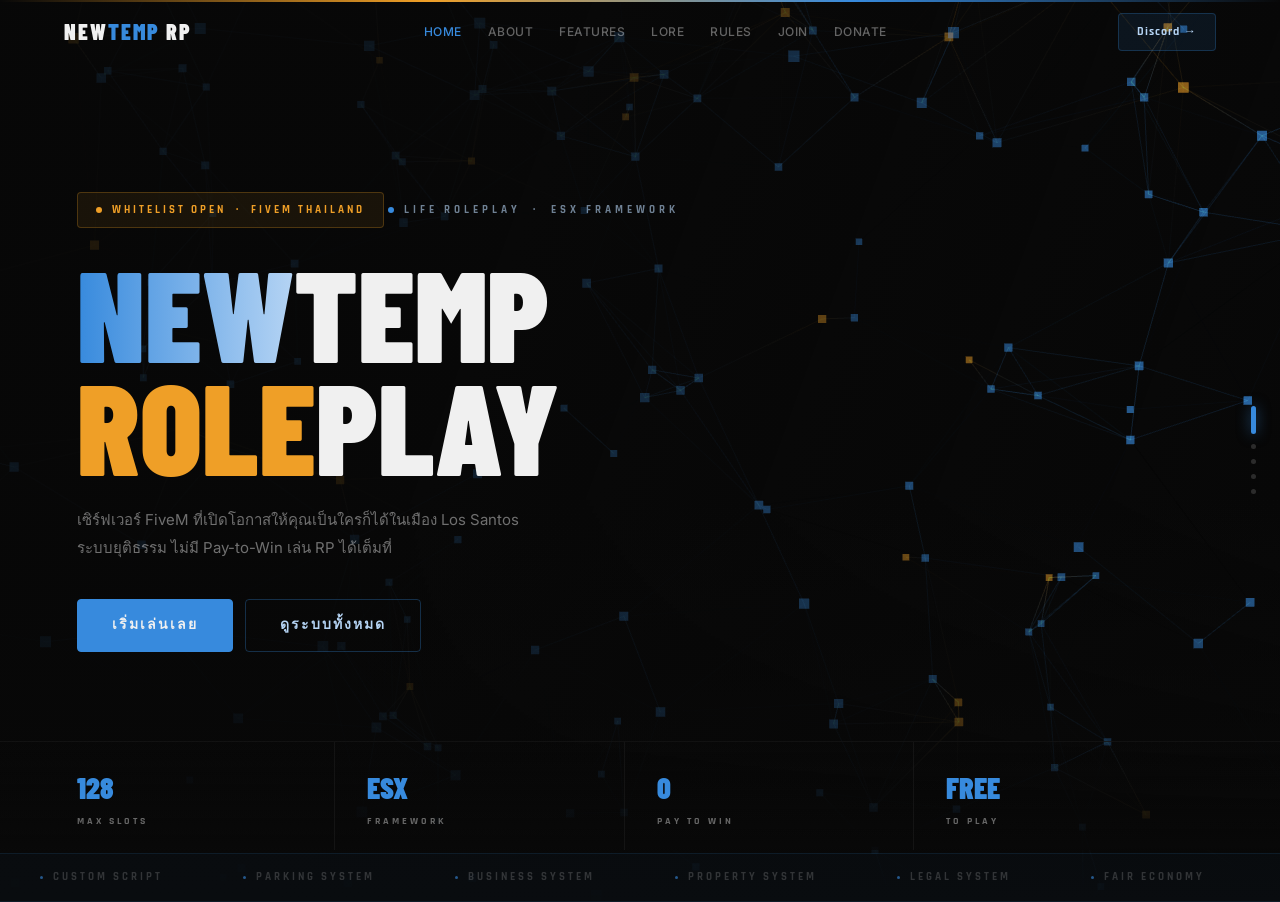
<file: index.html>
<!DOCTYPE html>
<html lang="th">
<head>
  <meta charset="UTF-8" />
  <meta name="viewport" content="width=device-width, initial-scale=1.0" />
  <title>NewTemp Roleplay — หน้าหลัก</title>
  <meta name="description" content="NewTemp Roleplay เซิร์ฟเวอร์ FiveM Thailand ระบบ Life RP ยุติธรรม ไม่มี Pay-to-Win เปิดโอกาสให้คุณใช้ชีวิตใน Los Santos อย่างแท้จริง" />
  <meta property="og:title" content="NewTemp Roleplay — FiveM Thailand" />
  <meta property="og:description" content="เซิร์ฟเวอร์ FiveM ที่เปิดโอกาสให้คุณเป็นใครก็ได้ใน Los Santos ระบบยุติธรรม ไม่มี Pay-to-Win" />
  <meta property="og:image" content="assets/wallpaper/bg1.jpeg" />
  <meta property="og:type" content="website" />
  <meta name="twitter:card" content="summary_large_image" />
  <meta name="twitter:title" content="NewTemp Roleplay — FiveM Thailand" />
  <meta name="twitter:description" content="เซิร์ฟเวอร์ FiveM ที่เปิดโอกาสให้คุณเป็นใครก็ได้ใน Los Santos ระบบยุติธรรม ไม่มี Pay-to-Win" />
  <link rel="icon" href="data:image/svg+xml,<svg xmlns='http://www.w3.org/2000/svg' viewBox='0 0 32 32'><rect width='32' height='32' rx='6' fill='%23378ADD'/><text x='16' y='23' font-size='18' font-family='Arial Black' font-weight='900' fill='white' text-anchor='middle'>N</text></svg>" />
  <link rel="preconnect" href="https://fonts.googleapis.com" />
  <link rel="preconnect" href="https://fonts.gstatic.com" crossorigin />
  <link rel="preconnect" href="https://cdn.jsdelivr.net" />
  <link rel="preload" href="assets/wallpaper/bg1.jpeg" as="image" />
  <link href="https://fonts.googleapis.com/css2?family=Barlow+Condensed:wght@400;700;800;900&family=Inter:wght@300;400;500&family=Rajdhani:wght@500;600;700&display=swap" rel="stylesheet" />
  <link rel="stylesheet" href="style.css" />
  <style>
    /* ── HERO (snap-section 1) ── */
    .hero {
      position: relative;
      display: flex; align-items: center;
      overflow: hidden; background: var(--black);
    }
    #hero-canvas {
      position: absolute; inset: 0;
      width: 100% !important; height: 100% !important; z-index: 0;
    }
    .hero-overlay {
      position: absolute; inset: 0; z-index: 1;
      background: linear-gradient(110deg, rgba(8,8,8,0.90) 35%, rgba(8,8,8,0.15) 100%);
    }
    .hero-overlay-bottom {
      position: absolute; bottom: 0; left: 0; right: 0; height: 45%; z-index: 1;
      background: linear-gradient(0deg, var(--black) 0%, transparent 100%);
    }
    .hero-content {
      position: relative; z-index: 2;
      padding: 0 6%; width: 100%;
      margin-top: -60px;
    }
    .hero-eyebrow {
      display: inline-flex; align-items: center; gap: 10px;
      font-family: 'Rajdhani', sans-serif; font-size: 11px;
      font-weight: 700; letter-spacing: 4px;
      color: rgba(181,212,244,0.6); margin-bottom: 20px;
    }
    .hero-eyebrow .dot {
      width: 6px; height: 6px; border-radius: 50%;
      background: var(--blue); animation: pulse 2s infinite;
    }
    .hero-title {
      font-family: 'Barlow Condensed', sans-serif;
      font-size: clamp(64px, 10vw, 130px);
      font-weight: 900; line-height: 0.88; margin-bottom: 24px;
    }
    .hero-title .shimmer {
      background: linear-gradient(90deg, var(--blue), var(--blue-light), var(--blue));
      background-size: 200% auto;
      -webkit-background-clip: text; -webkit-text-fill-color: transparent;
      animation: shimmer 4s linear infinite;
    }
    .hero-title .gold { color: var(--gold); }
    .hero-desc {
      max-width: 460px; font-size: 15px;
      color: rgba(240,240,240,0.45); line-height: 1.9; margin-bottom: 36px;
    }
    .hero-cta { display: flex; gap: 12px; flex-wrap: wrap; }
    .hero-stats {
      position: absolute; bottom: 52px; left: 0; right: 0; z-index: 2;
      padding: 0 6%; display: flex;
      border-top: 0.5px solid rgba(255,255,255,0.04);
      background: linear-gradient(0deg, rgba(8,8,8,0.8) 0%, transparent 100%);
    }
    .h-stat {
      flex: 1; padding: 20px 32px 20px 0;
      border-right: 0.5px solid rgba(255,255,255,0.05);
      margin-right: 32px;
    }
    .h-stat:last-child { border: none; margin: 0; }
    .h-stat-n {
      font-family: 'Barlow Condensed', sans-serif;
      font-size: 30px; font-weight: 900; color: var(--blue);
    }
    .h-stat-l {
      font-family: 'Rajdhani', sans-serif;
      font-size: 10px; font-weight: 700; letter-spacing: 3px; color: var(--gray);
    }
    .launch-badge {
      display: inline-flex; align-items: center; gap: 10px;
      background: rgba(239,159,39,0.08); border: 0.5px solid rgba(239,159,39,0.25);
      border-radius: 4px; padding: 8px 18px;
      font-family: 'Rajdhani', sans-serif; font-size: 11px;
      font-weight: 700; letter-spacing: 3px; color: var(--gold); margin-bottom: 28px;
    }
    .launch-badge .blink {
      width: 6px; height: 6px; border-radius: 50%;
      background: var(--gold); animation: pulse 1.5s infinite;
    }

    /* ── FEATURES (snap-section 2) ── */
    .feat-grid {
      display: grid; grid-template-columns: repeat(3,1fr);
      gap: 10px; margin-top: 32px;
    }
    .feat-card {
      background: var(--black3); border: 0.5px solid var(--border-w);
      border-radius: 8px; padding: 22px;
      transition: all 0.3s; position: relative; overflow: hidden;
    }
    .feat-card::before {
      content: ''; position: absolute; top: 0; left: 0; right: 0; height: 1px;
      background: linear-gradient(90deg, transparent, var(--blue), transparent);
      opacity: 0; transition: opacity 0.3s;
    }
    .feat-card:hover { border-color: rgba(55,138,221,0.2); transform: translateY(-3px); }
    .feat-card:hover::before { opacity: 1; }
    .feat-icon { font-size: 22px; margin-bottom: 10px; }
    .feat-title {
      font-family: 'Barlow Condensed', sans-serif;
      font-size: 18px; font-weight: 700; color: var(--white); margin-bottom: 5px;
    }
    .feat-desc { font-size: 12px; color: var(--gray); line-height: 1.65; }

    @media(max-width:768px){
      .feat-grid { grid-template-columns: 1fr 1fr; }
      .hero-stats { flex-wrap: wrap; bottom: 52px; }
      .h-stat { padding: 14px 20px 14px 0; }
    }
    @media(max-width:480px){
      .feat-grid { grid-template-columns: 1fr; }
      .hero-title { font-size: clamp(54px, 14vw, 80px); }
    }
    @media(max-height:700px){
      .feat-grid { gap: 6px; margin-top: 20px; }
      .feat-card { padding: 14px 16px; }
      .feat-icon { display: none; }
      .snap-inner { padding-top: 72px; }
    }
  </style>
</head>
<body>

<div class="gold-line"></div>

<nav id="nav">
  <div class="nav-logo"><a href="index.html">NEW<span>TEMP</span> RP</a></div>
  <ul class="nav-links">
    <li><a href="index.html" class="active">HOME</a></li>
    <li><a href="about.html">ABOUT</a></li>
    <li><a href="features.html">FEATURES</a></li>
    <li><a href="lore.html">LORE</a></li>
    <li><a href="rules.html">RULES</a></li>
    <li><a href="join.html">JOIN</a></li>
    <li><a href="donate.html">DONATE</a></li>
  </ul>
  <a href="https://discord.gg/SePnEtPCar" target="_blank" class="nav-discord">Discord →</a>
  <button id="hamburger" class="hamburger" aria-label="เมนู">
    <span></span><span></span><span></span>
  </button>
</nav>

<div id="mobile-menu" class="mobile-menu">
  <a href="index.html">HOME</a>
  <a href="about.html">ABOUT</a>
  <a href="features.html">FEATURES</a>
  <a href="lore.html">LORE</a>
  <a href="rules.html">RULES</a>
  <a href="join.html">JOIN</a>
  <a href="donate.html">DONATE</a>
  <a href="https://discord.gg/SePnEtPCar" target="_blank" class="mobile-discord">Discord →</a>
</div>

<!-- ════════════════ SNAP CONTAINER ════════════════ -->
<div class="snap-container" id="snapContainer">

  <!-- ══ SNAP 1 — HERO ══ -->
  <div class="snap-section hero" id="snap-hero">
    <canvas id="hero-canvas"></canvas>
    <div class="hero-overlay"></div>
    <div class="hero-overlay-bottom"></div>

    <div class="hero-content">
      <div class="launch-badge"><div class="blink"></div>WHITELIST OPEN &nbsp;·&nbsp; FIVEM THAILAND</div>
      <div class="hero-eyebrow"><div class="dot"></div>LIFE ROLEPLAY &nbsp;·&nbsp; ESX FRAMEWORK</div>
      <h1 class="hero-title">
        <div><span class="shimmer">NEW</span>TEMP</div>
        <div><span class="gold">ROLE</span>PLAY</div>
      </h1>
      <p class="hero-desc">เซิร์ฟเวอร์ FiveM ที่เปิดโอกาสให้คุณเป็นใครก็ได้ในเมือง Los Santos<br>ระบบยุติธรรม ไม่มี Pay-to-Win เล่น RP ได้เต็มที่</p>
      <div class="hero-cta">
        <a href="join.html" class="btn btn-blue">เริ่มเล่นเลย</a>
        <a href="features.html" class="btn btn-outline-blue">ดูระบบทั้งหมด</a>
      </div>
    </div>

    <div class="hero-stats">
      <div class="h-stat">
        <div class="h-stat-n" data-count="128">128</div>
        <div class="h-stat-l">MAX SLOTS</div>
      </div>
      <div class="h-stat">
        <div class="h-stat-n">ESX</div>
        <div class="h-stat-l">FRAMEWORK</div>
      </div>
      <div class="h-stat">
        <div class="h-stat-n" data-count="0">0</div>
        <div class="h-stat-l">PAY TO WIN</div>
      </div>
      <div class="h-stat">
        <div class="h-stat-n">FREE</div>
        <div class="h-stat-l">TO PLAY</div>
      </div>
    </div>

    <!-- Ticker inside hero at bottom -->
    <div class="hero-ticker ticker-wrap">
      <div class="ticker-track">
        <div class="ticker-item"><div class="td"></div>CUSTOM SCRIPT</div>
        <div class="ticker-item"><div class="td"></div>PARKING SYSTEM</div>
        <div class="ticker-item"><div class="td"></div>BUSINESS SYSTEM</div>
        <div class="ticker-item"><div class="td"></div>PROPERTY SYSTEM</div>
        <div class="ticker-item"><div class="td"></div>LEGAL SYSTEM</div>
        <div class="ticker-item"><div class="td"></div>FAIR ECONOMY</div>
        <div class="ticker-item"><div class="td"></div>FREEDOM RP</div>
        <div class="ticker-item"><div class="td"></div>NON PAY TO WIN</div>
        <div class="ticker-item"><div class="td"></div>CUSTOM SCRIPT</div>
        <div class="ticker-item"><div class="td"></div>PARKING SYSTEM</div>
        <div class="ticker-item"><div class="td"></div>BUSINESS SYSTEM</div>
        <div class="ticker-item"><div class="td"></div>PROPERTY SYSTEM</div>
        <div class="ticker-item"><div class="td"></div>LEGAL SYSTEM</div>
        <div class="ticker-item"><div class="td"></div>FAIR ECONOMY</div>
        <div class="ticker-item"><div class="td"></div>FREEDOM RP</div>
        <div class="ticker-item"><div class="td"></div>NON PAY TO WIN</div>
      </div>
    </div>
  </div>

  <!-- ══ SNAP 2 — FEATURES ══ -->
  <div class="snap-section" id="snap-features" style="background:var(--black);">
    <div class="snap-inner">
      <div class="label-tag reveal">HIGHLIGHT SYSTEMS</div>
      <h2 class="section-title reveal">ระบบที่ไม่มีใคร<br>ทำในไทยมาก่อน</h2>
      <div class="feat-grid">
        <div class="feat-card reveal d1">
          <div class="feat-icon">🏪</div>
          <div class="feat-title">Business System</div>
          <div class="feat-desc">เปิดร้านได้จริง Stock / Craft / Bill / เงินเดือน ครบวงจร</div>
        </div>
        <div class="feat-card reveal d2">
          <div class="feat-icon">🚗</div>
          <div class="feat-title">Parking System</div>
          <div class="feat-desc">จอดรถได้ทุกที่ บันทึกสภาพรถจริง ไม่มี Garage แบบเดิม</div>
        </div>
        <div class="feat-card reveal d3">
          <div class="feat-icon">🏠</div>
          <div class="feat-title">Property System</div>
          <div class="feat-desc">ซื้อ ขายต่อ ยึด ประมูลบ้านผ่าน RP จริง</div>
        </div>
        <div class="feat-card reveal d4">
          <div class="feat-icon">⚖️</div>
          <div class="feat-title">Legal System</div>
          <div class="feat-desc">โครงสร้างรัฐบาล ศาล ภาษี กฎหมายในเกม</div>
        </div>
        <div class="feat-card reveal d5">
          <div class="feat-icon">💰</div>
          <div class="feat-title">Fair Economy</div>
          <div class="feat-desc">ภาษี / เงินเดือน / หนี้สิน สมจริง ไม่มี Pay-to-Win</div>
        </div>
        <div class="feat-card reveal d6">
          <div class="feat-icon">🎭</div>
          <div class="feat-title">Freedom RP</div>
          <div class="feat-desc">เล่นเป็นใครก็ได้ ทุก RP มีคุณค่าเท่ากัน</div>
        </div>
      </div>
      <div style="text-align:center;margin-top:24px;">
        <a href="features.html" class="btn btn-outline-blue reveal">ดูระบบทั้งหมด →</a>
      </div>
    </div>
  </div>

  <!-- ══ SNAP 3 — GALLERY (horizontal) ══ -->
  <div class="snap-section" id="snap-gallery">
    <div class="gallery-h-wrap">

      <div class="gallery-h-track" id="galleryTrack">

        <!-- Slide 1 -->
        <div class="gallery-h-slide active">
          <img src="assets/wallpaper/bg1.jpeg" alt="Street Life" fetchpriority="high" decoding="async" />
          <div class="gallery-h-overlay"></div>
          <div class="gallery-h-overlay-bottom"></div>
          <div class="gallery-h-num">01</div>
          <div class="gallery-h-content">
            <div class="gallery-h-tag">STREET LIFE · VINEWOOD</div>
            <div class="gallery-h-title">กลางคืน<br>ใน Los Santos</div>
            <div class="gallery-h-desc">เมืองที่ไม่เคยหลับ — ทุกค่ำคืนคือเรื่องราวใหม่<br>ที่รอให้คุณสร้างมันขึ้นมา</div>
          </div>
        </div>

        <!-- Slide 2 -->
        <div class="gallery-h-slide">
          <img src="assets/wallpaper/bg2.jpg" alt="Police" loading="lazy" decoding="async" />
          <div class="gallery-h-overlay"></div>
          <div class="gallery-h-overlay-bottom"></div>
          <div class="gallery-h-num">02</div>
          <div class="gallery-h-content">
            <div class="gallery-h-tag">POLICE · LAW ENFORCEMENT</div>
            <div class="gallery-h-title">บังคับกฎหมาย<br>หรือทำลายมัน</div>
            <div class="gallery-h-desc">เข้าร่วมกองกำลังตำรวจหรือเป็นเป้าหมายของมัน<br>ทุกการตัดสินใจมีผลจริง</div>
          </div>
        </div>

        <!-- Slide 3 -->
        <div class="gallery-h-slide">
          <img src="assets/wallpaper/bg3.jpg" alt="Street Culture" loading="lazy" decoding="async" />
          <div class="gallery-h-overlay"></div>
          <div class="gallery-h-overlay-bottom"></div>
          <div class="gallery-h-num">03</div>
          <div class="gallery-h-content">
            <div class="gallery-h-tag">STREET CULTURE · FREEDOM RP</div>
            <div class="gallery-h-title">เป็นใคร<br>ก็ได้ในเมืองนี้</div>
            <div class="gallery-h-desc">คนจรจัด ชายชรา คนขี้เมา — ทุก RP<br>มีคุณค่าเท่ากันใน Server นี้</div>
          </div>
        </div>

        <!-- Slide 4 -->
        <div class="gallery-h-slide">
          <img src="assets/wallpaper/bg4.jpg" alt="Car Meet" loading="lazy" decoding="async" />
          <div class="gallery-h-overlay"></div>
          <div class="gallery-h-overlay-bottom"></div>
          <div class="gallery-h-num">04</div>
          <div class="gallery-h-content">
            <div class="gallery-h-tag">CAR MEET · PARKING SYSTEM</div>
            <div class="gallery-h-title">จอดรถ<br>ได้ทุกที่จริงๆ</div>
            <div class="gallery-h-desc">Parking System บันทึกพิกัด สภาพ น้ำมัน<br>ทุกอย่างสมจริง ไม่มี Garage แบบเดิม</div>
          </div>
        </div>

        <!-- Slide 5 -->
        <div class="gallery-h-slide">
          <img src="assets/wallpaper/bg5.jpg" alt="City Life" loading="lazy" decoding="async" />
          <div class="gallery-h-overlay"></div>
          <div class="gallery-h-overlay-bottom"></div>
          <div class="gallery-h-num">05</div>
          <div class="gallery-h-content">
            <div class="gallery-h-tag">CITY LIFE · BUSINESS EMPIRE</div>
            <div class="gallery-h-title">สร้าง<br>อาณาจักร</div>
            <div class="gallery-h-desc">ธุรกิจ ทรัพย์สิน บุคลากร — ทุกระบบเชื่อมกัน<br>สร้างอำนาจในเมืองด้วยมือของคุณเอง</div>
          </div>
        </div>

      </div><!-- /track -->

      <!-- Progress bars & counter -->
      <div class="gallery-h-bottom">
        <div class="gallery-h-counter">
          <span class="g-cur">01</span> / 05
        </div>
        <div class="gallery-h-bars" id="galleryBars">
          <div class="gallery-h-bar active"></div>
          <div class="gallery-h-bar"></div>
          <div class="gallery-h-bar"></div>
          <div class="gallery-h-bar"></div>
          <div class="gallery-h-bar"></div>
        </div>
      </div>

      <!-- Arrow buttons -->
      <div class="gallery-h-arrows">
        <button class="gallery-h-arrow gallery-prev" aria-label="Previous">&#8592;</button>
        <button class="gallery-h-arrow gallery-next" aria-label="Next">&#8594;</button>
      </div>

    </div><!-- /gallery-h-wrap -->
  </div>

  <!-- ══ SNAP 4 — PAGES OVERVIEW ══ -->
  <div class="snap-section" id="snap-pages" style="background:var(--black);">
    <div class="snap-inner">
      <div class="label-tag reveal">EXPLORE</div>
      <h2 class="section-title reveal">สำรวจทุกส่วน<br>ของ <span class="t-blue">NewTemp RP</span></h2>
      <div class="pages-overview-grid">

        <a href="about.html" class="pov-card reveal d1">
          <div class="pov-num">01</div>
          <div class="pov-body">
            <div class="pov-tag">ABOUT</div>
            <div class="pov-title">เกี่ยวกับ<br>Server</div>
            <div class="pov-desc">ประวัติความเป็นมา วิสัยทัศน์ และทีมงานเบื้องหลัง NewTemp RP เซิร์ฟเวอร์ที่สร้างจากความเชื่อว่าทุก RP มีคุณค่า</div>
          </div>
          <div class="pov-arrow">→</div>
        </a>

        <a href="features.html" class="pov-card reveal d2">
          <div class="pov-num">02</div>
          <div class="pov-body">
            <div class="pov-tag">FEATURES</div>
            <div class="pov-title">ระบบ<br>ทั้งหมด</div>
            <div class="pov-desc">Business · Parking · Property · Legal System และอีกมากมาย ระบบ Custom ที่ไม่มีใครทำในไทยมาก่อน</div>
          </div>
          <div class="pov-arrow">→</div>
        </a>

        <a href="lore.html" class="pov-card reveal d3">
          <div class="pov-num">03</div>
          <div class="pov-body">
            <div class="pov-tag">LORE</div>
            <div class="pov-title">เรื่องราว<br>ของเมือง</div>
            <div class="pov-desc">เข้าใจประวัติศาสตร์และ Lore ของ Los Santos ใน NewTemp RP ก่อนเริ่มต้นชีวิตในเมือง</div>
          </div>
          <div class="pov-arrow">→</div>
        </a>

        <a href="rules.html" class="pov-card reveal d4">
          <div class="pov-num">04</div>
          <div class="pov-body">
            <div class="pov-tag">RULES</div>
            <div class="pov-title">กฎ<br>ของเซิร์ฟ</div>
            <div class="pov-desc">กฎกติกาที่ทุกคนต้องรู้ก่อนเล่น เพื่อให้ประสบการณ์ RP เป็นไปอย่างยุติธรรมและสนุกสำหรับทุกคน</div>
          </div>
          <div class="pov-arrow">→</div>
        </a>

        <a href="join.html" class="pov-card reveal d5">
          <div class="pov-num">05</div>
          <div class="pov-body">
            <div class="pov-tag">JOIN</div>
            <div class="pov-title">วิธี<br>สมัครเข้าเล่น</div>
            <div class="pov-desc">ขั้นตอน Whitelist ตั้งแต่ต้นจนเล่นได้จริง ง่าย ชัดเจน พร้อม Discord สำหรับถามได้ทันที</div>
          </div>
          <div class="pov-arrow">→</div>
        </a>

        <a href="donate.html" class="pov-card reveal d6">
          <div class="pov-num">06</div>
          <div class="pov-body">
            <div class="pov-tag">DONATE</div>
            <div class="pov-title">สนับสนุน<br>Server</div>
            <div class="pov-desc">ช่วยให้ Server เดินหน้าต่อไป ไม่มีสิทธิพิเศษที่ทำลายสมดุล ทุกบาทช่วยพัฒนาระบบและ Content ใหม่</div>
          </div>
          <div class="pov-arrow">→</div>
        </a>

      </div>
    </div>
  </div>

  <!-- ══ SNAP 5 — COMMUNITY + FOOTER ══ -->
  <div class="snap-section" id="snap-footer" style="background:var(--black);">
    <div class="snap-footer-inner">

      <!-- Discord widget section -->
      <div class="discord-snap">
        <div>
          <div class="label-tag reveal">COMMUNITY</div>
          <h2 class="section-title reveal" style="margin-bottom:16px;">
            เข้าร่วม<br><span class="t-blue">Discord</span><br>ของเรา
          </h2>
          <p class="reveal" style="font-size:14px;color:var(--gray);line-height:1.8;margin-bottom:28px;">
            ดูสมาชิกที่ออนไลน์อยู่แบบ Real-time เข้าร่วมชุมชน<br>NewTemp RP และพูดคุยกับผู้เล่นคนอื่น
          </p>
          <div style="display:flex;gap:12px;flex-wrap:wrap;" class="reveal">
            <a href="https://discord.gg/SePnEtPCar" target="_blank" class="btn btn-blue">เข้าร่วม Discord →</a>
            <a href="join.html" class="btn btn-outline-blue">สมัคร Whitelist</a>
          </div>
        </div>
        <div class="discord-widget-frame reveal">
          <iframe
            src="https://discord.com/widget?id=1509663869289762986&theme=dark"
            width="100%" height="380"
            allowtransparency="true" frameborder="0"
            sandbox="allow-popups allow-popups-to-escape-sandbox allow-same-origin allow-scripts"
            title="NewTemp RP Discord Widget">
          </iframe>
        </div>
      </div>

      <!-- Mini CTA -->
      <div class="snap-cta-bar">
        <h2 class="reveal">พร้อมเริ่มชีวิตใน <span class="t-blue">Los Santos</span> แล้วหรือยัง?</h2>
        <p class="reveal">เข้าร่วม Discord สมัคร Whitelist และเริ่มเล่นได้เลยวันนี้</p>
        <div class="btn-row reveal">
          <a href="join.html" class="btn btn-blue">วิธีสมัคร →</a>
          <a href="about.html" class="btn btn-outline-blue">เกี่ยวกับ Server</a>
        </div>
      </div>

      <!-- Footer -->
      <footer>
        <div class="footer-logo">NEW<span>TEMP</span> RP</div>
        <nav class="footer-nav">
          <a href="index.html">HOME</a>
          <a href="about.html">ABOUT</a>
          <a href="features.html">FEATURES</a>
          <a href="lore.html">LORE</a>
          <a href="rules.html">RULES</a>
          <a href="join.html">JOIN</a>
          <a href="donate.html">DONATE</a>
        </nav>
        <div class="footer-copy">© 2025 NEWTEMP ROLEPLAY · FIVEM TH</div>
      </footer>
      <div class="gold-line"></div>

    </div>
  </div>

</div><!-- /snap-container -->

<!-- ══ Snap Dots Navigation ══ -->
<nav class="snap-dots" id="snapDots" aria-label="Section navigation">
  <button class="snap-dot active" data-section="0" aria-label="Hero"></button>
  <button class="snap-dot"        data-section="1" aria-label="Features"></button>
  <button class="snap-dot"        data-section="2" aria-label="Gallery"></button>
  <button class="snap-dot"        data-section="3" aria-label="Pages"></button>
  <button class="snap-dot"        data-section="4" aria-label="Community"></button>
</nav>

<!-- ══ Three.js Particles ══ -->
<script defer src="assets/js/three.min.js"></script>
<script>
(function () {
  window.addEventListener('load', function () {
    const canvas = document.getElementById('hero-canvas');
    if (!canvas || typeof THREE === 'undefined') return;

    const renderer = new THREE.WebGLRenderer({ canvas, alpha: true, antialias: true });
    renderer.setPixelRatio(Math.min(window.devicePixelRatio, 2));
    renderer.setSize(window.innerWidth, window.innerHeight);
    renderer.setClearColor(0x000000, 0);

    const scene  = new THREE.Scene();
    const camera = new THREE.PerspectiveCamera(60, window.innerWidth / window.innerHeight, 0.1, 1000);
    camera.position.z = 130;

    const PARTICLE_COUNT = 220, SPREAD = 210, CONNECT_DIST = 30, MAX_LINES = 700;
    const positions  = new Float32Array(PARTICLE_COUNT * 3);
    const pColors    = new Float32Array(PARTICLE_COUNT * 3);
    const velocities = new Float32Array(PARTICLE_COUNT * 3);

    for (let i = 0; i < PARTICLE_COUNT; i++) {
      positions[i*3]   = (Math.random() - 0.5) * SPREAD;
      positions[i*3+1] = (Math.random() - 0.5) * SPREAD;
      positions[i*3+2] = (Math.random() - 0.5) * 70;
      velocities[i*3]   = (Math.random() - 0.5) * 0.022;
      velocities[i*3+1] = (Math.random() - 0.5) * 0.022;
      velocities[i*3+2] = (Math.random() - 0.5) * 0.007;
      if (Math.random() > 0.88) {
        pColors[i*3] = 0.937; pColors[i*3+1] = 0.624; pColors[i*3+2] = 0.153;
      } else {
        pColors[i*3] = 0.216; pColors[i*3+1] = 0.541; pColors[i*3+2] = 0.867;
      }
    }

    const pGeo = new THREE.BufferGeometry();
    pGeo.setAttribute('position', new THREE.BufferAttribute(positions, 3));
    pGeo.setAttribute('color',    new THREE.BufferAttribute(pColors, 3));
    scene.add(new THREE.Points(pGeo, new THREE.PointsMaterial({
      size: 2.4, vertexColors: true, transparent: true, opacity: 1.0,
      sizeAttenuation: true, blending: THREE.AdditiveBlending, depthWrite: false,
    })));

    const linePos    = new Float32Array(MAX_LINES * 6);
    const lineColors = new Float32Array(MAX_LINES * 6);
    const lGeo = new THREE.BufferGeometry();
    lGeo.setAttribute('position', new THREE.BufferAttribute(linePos,    3).setUsage(THREE.DynamicDrawUsage));
    lGeo.setAttribute('color',    new THREE.BufferAttribute(lineColors, 3).setUsage(THREE.DynamicDrawUsage));
    lGeo.setDrawRange(0, 0);
    scene.add(new THREE.LineSegments(lGeo, new THREE.LineBasicMaterial({
      vertexColors: true, transparent: true, opacity: 0.55,
      blending: THREE.AdditiveBlending, depthWrite: false,
    })));

    let targetX = 0, targetY = 0, camX = 0, camY = 0;
    // FIX #6 — Start false so animate() never runs before IntersectionObserver
    // confirms hero is visible. Previously true caused a brief wasteful render
    // if hero was off-screen at load, and allowed a second RAF chain to start.
    let heroVisible = false;
    let rafId = null;

    // Only render while hero section is in the viewport
    const heroSection = document.getElementById('snap-hero');
    const snapCont    = document.getElementById('snapContainer');
    if (heroSection && snapCont) {
      const heroIO = new IntersectionObserver(entries => {
        heroVisible = entries[0].isIntersecting;
        // Start loop only if not already running
        if (heroVisible && !rafId) animate();
      }, { root: snapCont, threshold: 0.1 });
      heroIO.observe(heroSection);
    }

    document.addEventListener('mousemove', e => {
      targetX =  (e.clientX / window.innerWidth  - 0.5) * 22;
      targetY = -(e.clientY / window.innerHeight - 0.5) * 14;
    }, { passive: true });

    // Debounced resize
    let resizeTimer;
    window.addEventListener('resize', () => {
      clearTimeout(resizeTimer);
      resizeTimer = setTimeout(() => {
        camera.aspect = window.innerWidth / window.innerHeight;
        camera.updateProjectionMatrix();
        renderer.setSize(window.innerWidth, window.innerHeight);
      }, 150);
    }, { passive: true });

    const half = SPREAD / 2, halfZ = 35, cdSq = CONNECT_DIST * CONNECT_DIST;
    function animate() {
      if (!heroVisible) { rafId = null; return; }
      rafId = requestAnimationFrame(animate);
      for (let i = 0; i < PARTICLE_COUNT; i++) {
        positions[i*3]   += velocities[i*3];
        positions[i*3+1] += velocities[i*3+1];
        positions[i*3+2] += velocities[i*3+2];
        if (positions[i*3]   >  half)  positions[i*3]   = -half;
        if (positions[i*3]   < -half)  positions[i*3]   =  half;
        if (positions[i*3+1] >  half)  positions[i*3+1] = -half;
        if (positions[i*3+1] < -half)  positions[i*3+1] =  half;
        if (positions[i*3+2] >  halfZ) positions[i*3+2] = -halfZ;
        if (positions[i*3+2] < -halfZ) positions[i*3+2] =  halfZ;
      }
      pGeo.attributes.position.needsUpdate = true;
      let li = 0;
      for (let i = 0; i < PARTICLE_COUNT - 1 && li < MAX_LINES; i++) {
        for (let j = i + 1; j < PARTICLE_COUNT && li < MAX_LINES; j++) {
          const dx = positions[i*3]-positions[j*3], dy = positions[i*3+1]-positions[j*3+1], dz = positions[i*3+2]-positions[j*3+2];
          const d2 = dx*dx+dy*dy+dz*dz;
          if (d2 < cdSq) {
            const a = 1 - Math.sqrt(d2) / CONNECT_DIST, b = li * 6;
            linePos[b]=positions[i*3]; linePos[b+1]=positions[i*3+1]; linePos[b+2]=positions[i*3+2];
            linePos[b+3]=positions[j*3]; linePos[b+4]=positions[j*3+1]; linePos[b+5]=positions[j*3+2];
            lineColors[b]=pColors[i*3]*a; lineColors[b+1]=pColors[i*3+1]*a; lineColors[b+2]=pColors[i*3+2]*a;
            lineColors[b+3]=pColors[j*3]*a; lineColors[b+4]=pColors[j*3+1]*a; lineColors[b+5]=pColors[j*3+2]*a;
            li++;
          }
        }
      }
      lGeo.setDrawRange(0, li * 2);
      lGeo.attributes.position.needsUpdate = true;
      lGeo.attributes.color.needsUpdate    = true;
      camX += (targetX - camX) * 0.045;
      camY += (targetY - camY) * 0.045;
      camera.position.x = camX; camera.position.y = camY;
      camera.lookAt(0, 0, 0);
      renderer.render(scene, camera);
    }
    // animate() is NOT called here — IntersectionObserver above starts it
    // once the browser confirms snap-hero is visible, preventing a double
    // RAF chain and eliminating unnecessary renders when hero is off-screen.
  });
})();
</script>

<script src="shared.js"></script>
</body>
</html>
</file>
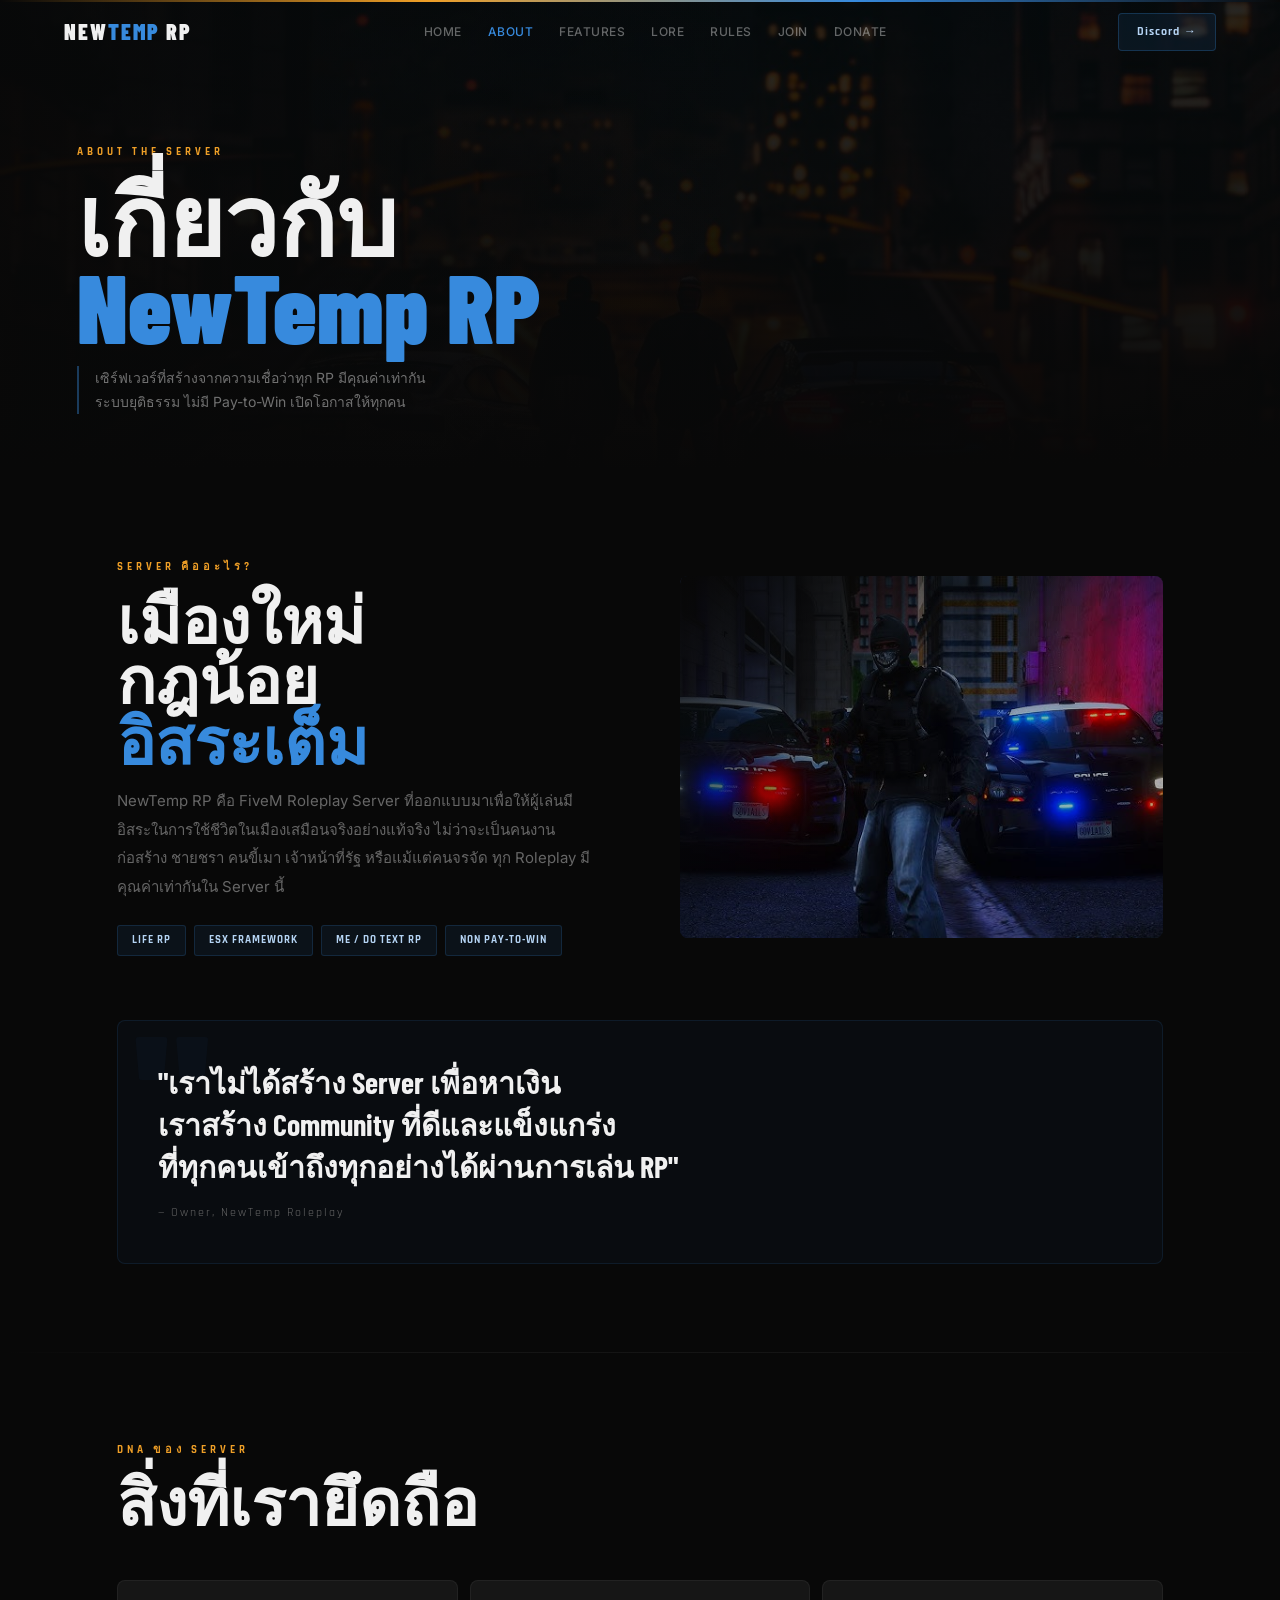
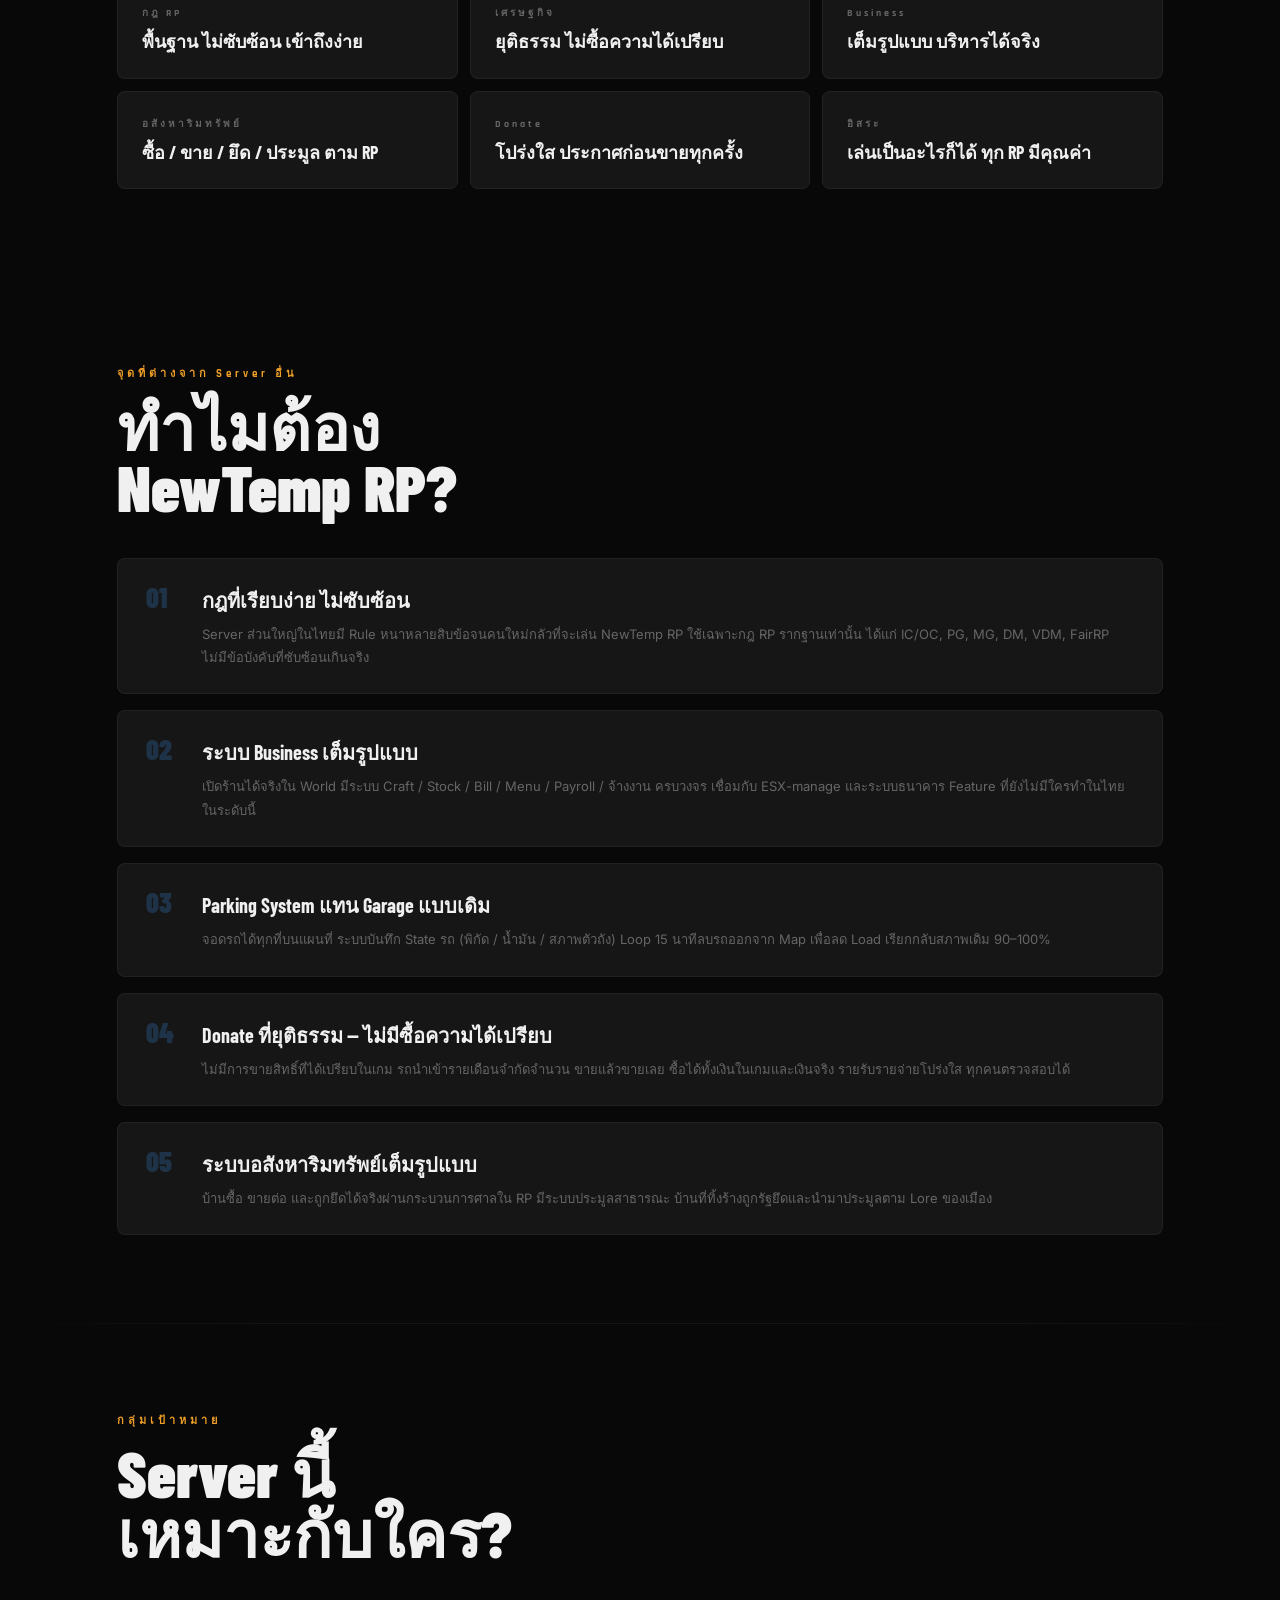
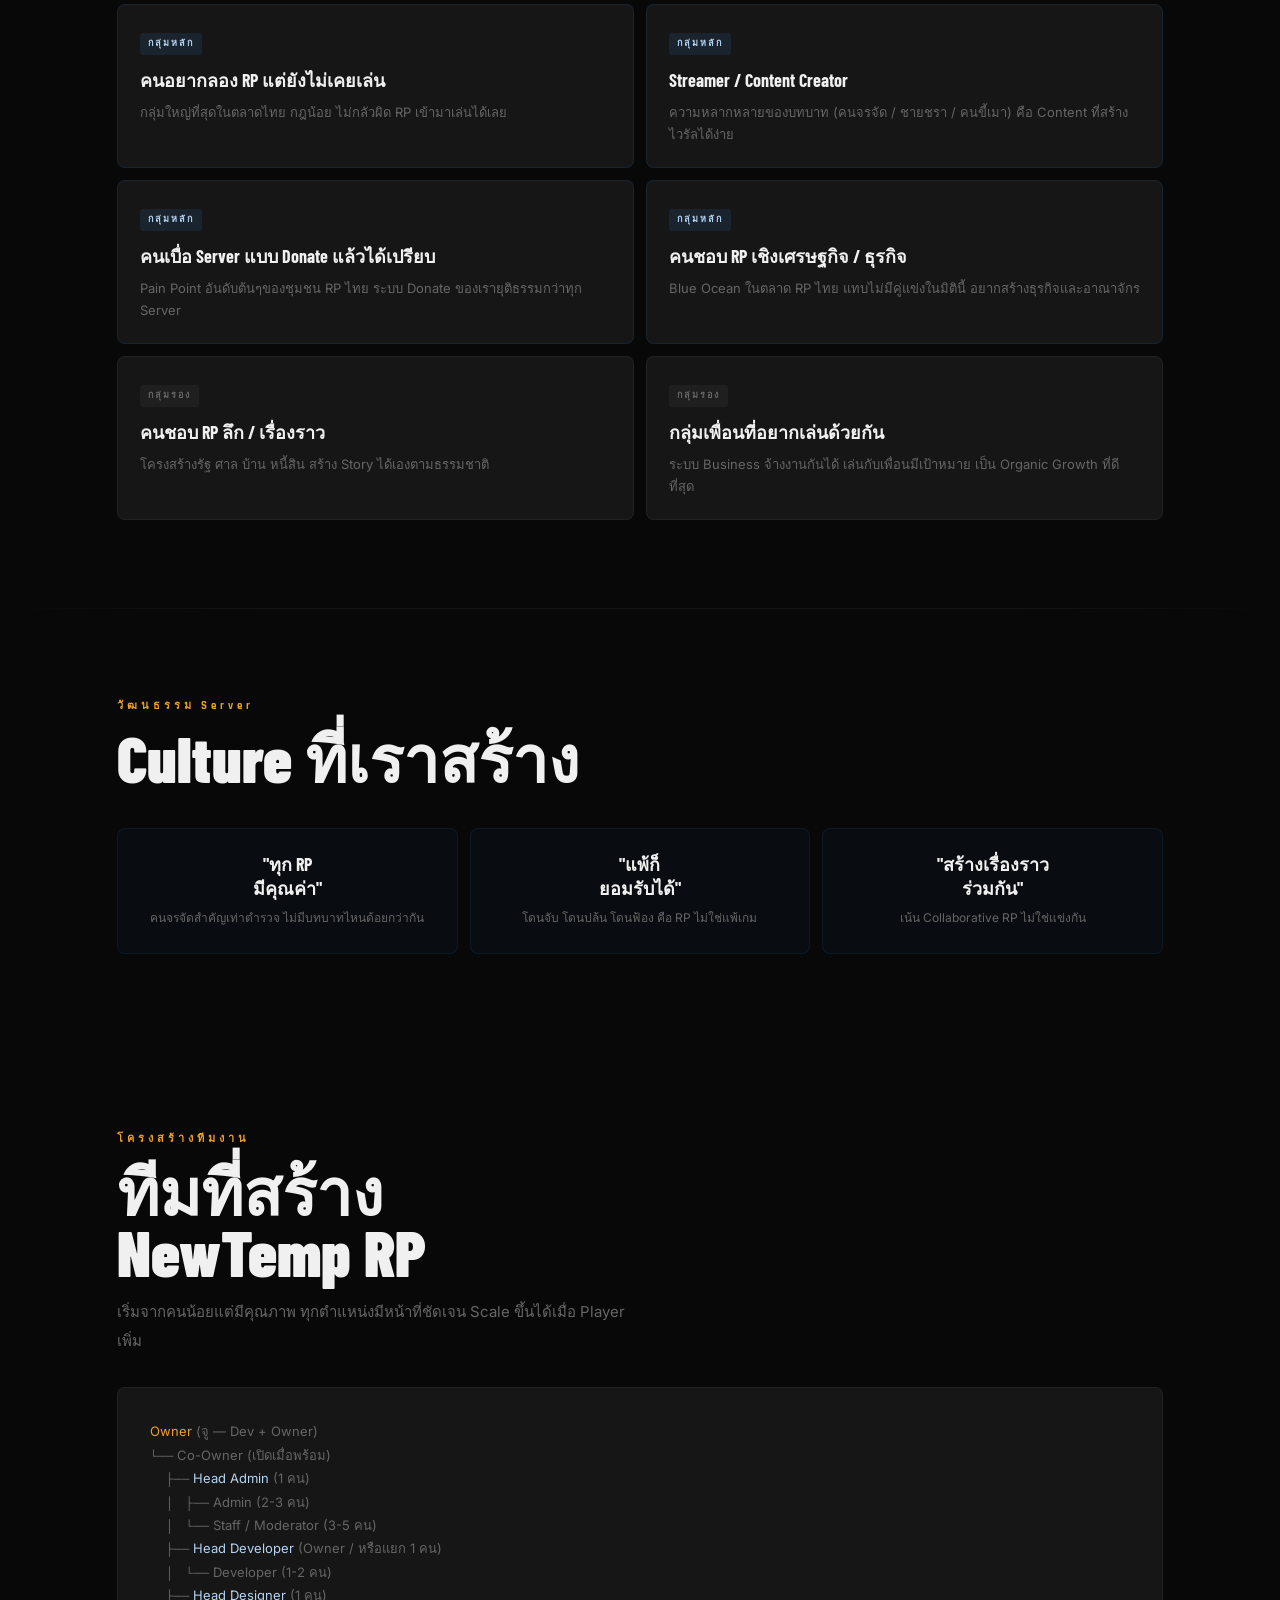
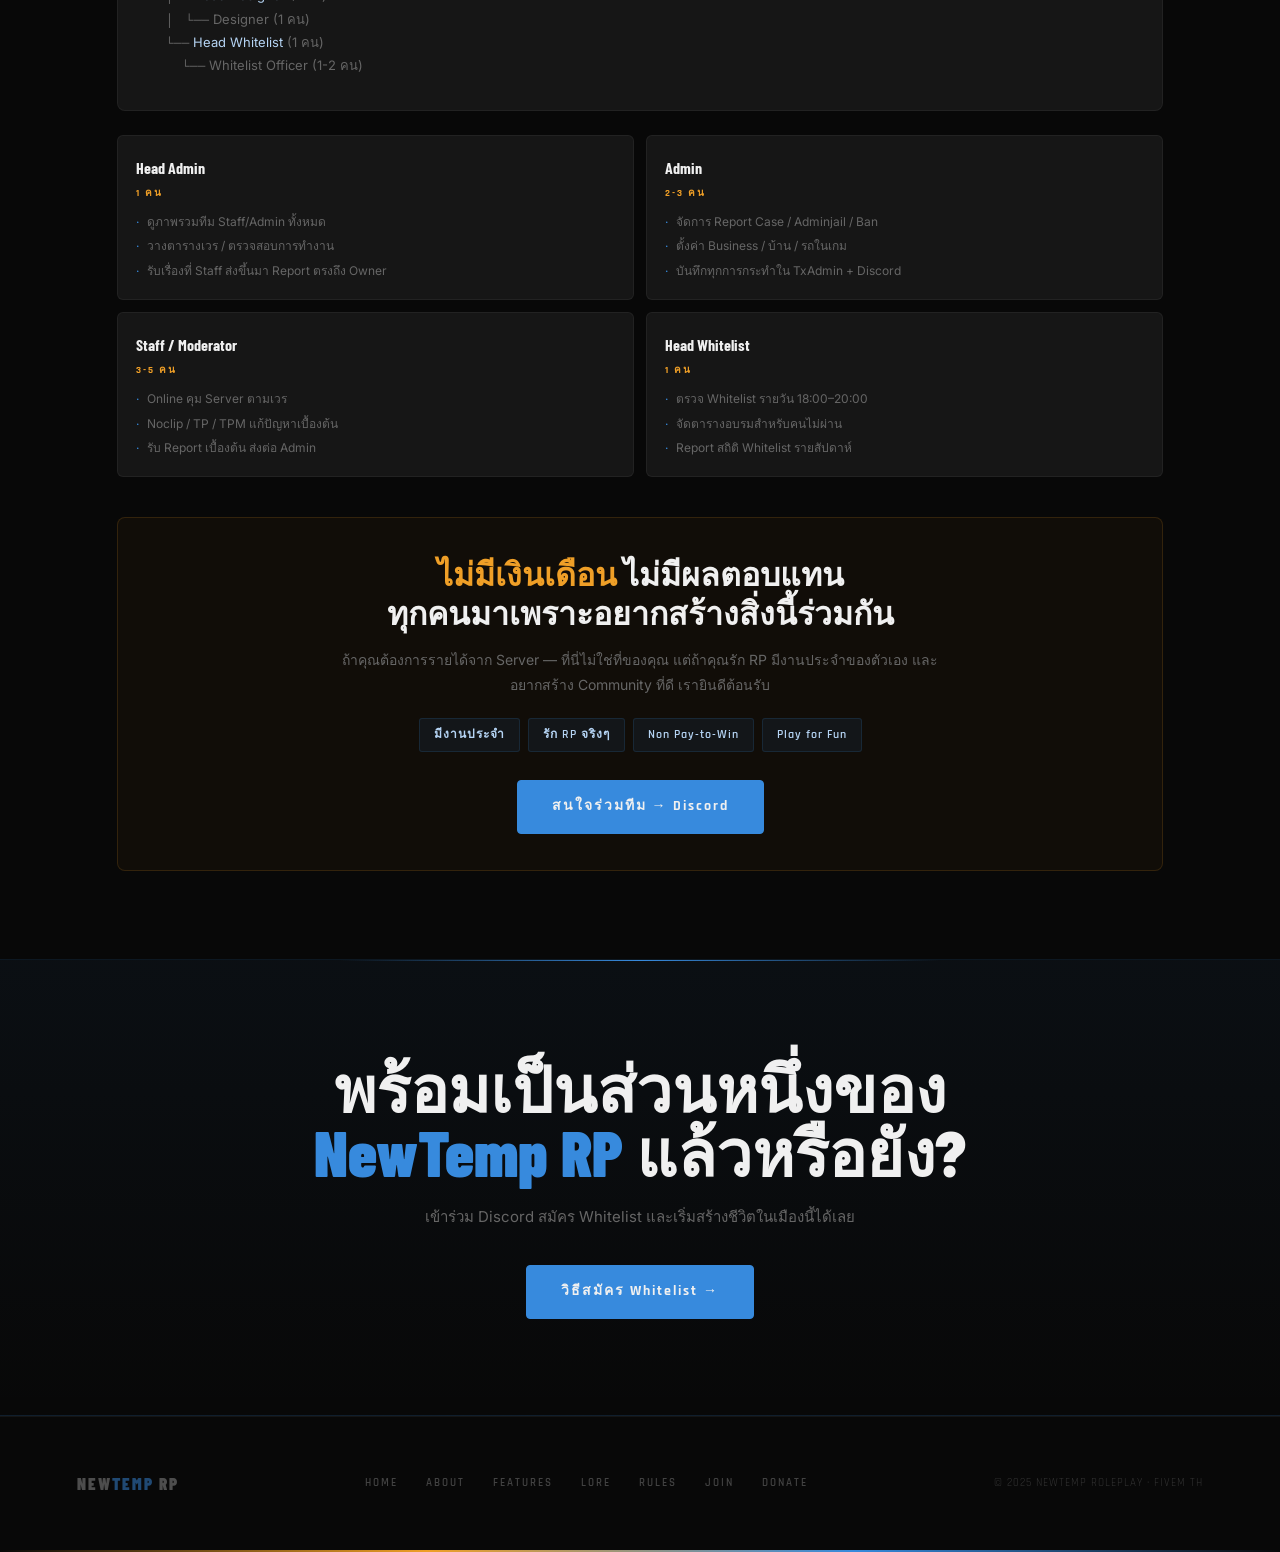
<file: about.html>
<!DOCTYPE html>
<html lang="th">
<head>
  <meta charset="UTF-8" />
  <meta name="viewport" content="width=device-width, initial-scale=1.0" />
  <title>NewTemp RP — เกี่ยวกับเซิร์ฟ</title>
  <meta name="description" content="เกี่ยวกับ NewTemp RP FiveM Server ไทย แนวคิด DNA ของเซิร์ฟ วัฒนธรรม และโครงสร้างทีมงาน" />
  <meta property="og:title" content="NewTemp RP — เกี่ยวกับเซิร์ฟ" />
  <meta property="og:description" content="เกี่ยวกับ NewTemp RP FiveM Server ไทย แนวคิด DNA ของเซิร์ฟ วัฒนธรรม และโครงสร้างทีมงาน" />
  <meta property="og:image" content="assets/wallpaper/01.jpg" />
  <meta property="og:type" content="website" />
  <meta name="twitter:card" content="summary_large_image" />
  <meta name="twitter:title" content="NewTemp RP — เกี่ยวกับเซิร์ฟ" />
  <meta name="twitter:description" content="เกี่ยวกับ NewTemp RP FiveM Server ไทย แนวคิด DNA ของเซิร์ฟ วัฒนธรรม และโครงสร้างทีมงาน" />
  <link rel="icon" href="data:image/svg+xml,<svg xmlns='http://www.w3.org/2000/svg' viewBox='0 0 32 32'><rect width='32' height='32' rx='6' fill='%23378ADD'/><text x='16' y='23' font-size='18' font-family='Arial Black' font-weight='900' fill='white' text-anchor='middle'>N</text></svg>" />
  <link href="https://fonts.googleapis.com/css2?family=Barlow+Condensed:wght@400;700;800;900&family=Inter:wght@300;400;500&family=Rajdhani:wght@500;600;700&display=swap" rel="stylesheet" />
  <link rel="stylesheet" href="style.css" />
  <style>
    /* SPLIT */
    .split { display:grid; grid-template-columns:1fr 1fr; gap:80px; align-items:center; }
    .split-img { position:relative; border-radius:8px; overflow:hidden; aspect-ratio:4/3; }
    .split-img img { width:100%; height:100%; object-fit:cover; filter:brightness(0.7) saturate(1.2); transition:filter 0.5s; }
    .split-img:hover img { filter:brightness(0.9) saturate(1.3); }
    .split-img-frame { position:absolute; inset:-1px; border:0.5px solid rgba(55,138,221,0.2); border-radius:8px; pointer-events:none; }
    .split-img-overlay { position:absolute; inset:0; background:linear-gradient(135deg, var(--black) 0%, transparent 50%); }

    /* DNA TABLE */
    .dna-grid { display:grid; grid-template-columns:repeat(3,1fr); gap:12px; margin-top:48px; }
    .dna-card { background:var(--black3); border:0.5px solid var(--border-w); border-radius:8px; padding:24px; transition:all 0.3s; }
    .dna-card:hover { border-color:rgba(55,138,221,0.2); transform:translateY(-3px); }
    .dna-label { font-family:'Rajdhani',sans-serif; font-size:10px; font-weight:700; letter-spacing:3px; color:var(--gray); margin-bottom:8px; }
    .dna-value { font-family:'Barlow Condensed',sans-serif; font-size:18px; font-weight:700; color:var(--white); line-height:1.3; }

    /* DIFF SECTION */
    .diff-list { display:flex; flex-direction:column; gap:16px; margin-top:40px; }
    .diff-item { background:var(--black3); border:0.5px solid var(--border-w); border-radius:8px; padding:24px 28px; display:grid; grid-template-columns:40px 1fr; gap:16px; align-items:start; transition:all 0.3s; }
    .diff-item:hover { border-color:rgba(55,138,221,0.2); }
    .diff-num { font-family:'Barlow Condensed',sans-serif; font-size:28px; font-weight:900; color:rgba(55,138,221,0.25); line-height:1; }
    .diff-title { font-family:'Barlow Condensed',sans-serif; font-size:20px; font-weight:700; color:var(--white); margin-bottom:6px; }
    .diff-desc { font-size:13px; color:var(--gray); line-height:1.8; }

    /* TARGET */
    .target-grid { display:grid; grid-template-columns:repeat(2,1fr); gap:12px; margin-top:40px; }
    .target-card { background:var(--black3); border:0.5px solid var(--border-w); border-radius:8px; padding:22px; transition:all 0.3s; }
    .target-card:hover { border-color:rgba(55,138,221,0.15); }
    .target-card.primary { border-color:rgba(55,138,221,0.12); }
    .target-badge { display:inline-block; font-family:'Rajdhani',sans-serif; font-size:9px; font-weight:700; letter-spacing:2px; padding:3px 8px; border-radius:3px; margin-bottom:10px; }
    .badge-main { background:rgba(55,138,221,0.12); color:var(--blue-light); }
    .badge-sub { background:rgba(255,255,255,0.04); color:var(--gray); }
    .target-title { font-family:'Barlow Condensed',sans-serif; font-size:18px; font-weight:700; color:var(--white); margin-bottom:6px; }
    .target-desc { font-size:13px; color:var(--gray); line-height:1.7; }

    /* CULTURE */
    .culture-row { display:grid; grid-template-columns:repeat(3,1fr); gap:12px; margin-top:40px; }
    .culture-card { background:rgba(55,138,221,0.04); border:0.5px solid rgba(55,138,221,0.1); border-radius:8px; padding:24px; text-align:center; }
    .culture-quote { font-family:'Barlow Condensed',sans-serif; font-size:18px; font-weight:700; color:var(--white); margin-bottom:8px; line-height:1.3; }
    .culture-desc { font-size:12px; color:var(--gray); line-height:1.7; }

    /* TEAM */
    .team-structure { background:var(--black3); border:0.5px solid var(--border-w); border-radius:8px; padding:32px; font-family:'Inter',monospace; font-size:13px; color:var(--gray); line-height:1.8; overflow-x:auto; }
    .team-structure .hl { color:var(--blue-light); }
    .team-structure .gold { color:var(--gold); }
    .roles-grid { display:grid; grid-template-columns:repeat(2,1fr); gap:12px; margin-top:24px; }
    .role-card { background:var(--black3); border:0.5px solid var(--border-w); border-radius:6px; padding:18px; }
    .role-name { font-family:'Barlow Condensed',sans-serif; font-size:16px; font-weight:700; color:var(--white); margin-bottom:4px; }
    .role-count { font-family:'Rajdhani',sans-serif; font-size:10px; font-weight:700; letter-spacing:2px; color:var(--gold); margin-bottom:10px; display:block; }
    .role-duties { list-style:none; display:flex; flex-direction:column; gap:4px; }
    .role-duties li { font-size:12px; color:var(--gray); display:flex; gap:8px; }
    .role-duties li::before { content:'·'; color:var(--blue); flex-shrink:0; }

    /* CO-FOUNDER BOX */
    .cofounder-box { background:rgba(239,159,39,0.04); border:0.5px solid rgba(239,159,39,0.15); border-radius:8px; padding:36px 40px; margin-top:40px; text-align:center; }
    .cofounder-big { font-family:'Barlow Condensed',sans-serif; font-size:clamp(20px,3vw,32px); font-weight:900; color:var(--white); line-height:1.2; margin-bottom:16px; }
    .cofounder-big .no { color:var(--gold); }
    .cofounder-tags { display:flex; gap:8px; justify-content:center; flex-wrap:wrap; margin-top:20px; }
    .cf-tag { background:rgba(55,138,221,0.08); border:0.5px solid rgba(55,138,221,0.15); color:var(--blue-light); padding:6px 14px; border-radius:3px; font-family:'Rajdhani',sans-serif; font-size:12px; font-weight:600; letter-spacing:1px; }

    /* VISION QUOTE */
    .vision-box { background:rgba(55,138,221,0.04); border:0.5px solid var(--border); border-radius:8px; padding:40px; position:relative; overflow:hidden; }
    .vision-box::before { content:'"'; position:absolute; top:-20px; left:16px; font-family:'Barlow Condensed',sans-serif; font-size:180px; font-weight:900; color:rgba(55,138,221,0.04); line-height:1; pointer-events:none; }
    .vision-text { font-family:'Barlow Condensed',sans-serif; font-size:clamp(20px,2.5vw,30px); font-weight:700; color:var(--white); line-height:1.4; position:relative; z-index:1; }
    .vision-credit { margin-top:16px; font-size:12px; color:var(--gray); font-family:'Rajdhani',sans-serif; letter-spacing:2px; }

    @media(max-width:900px){
      .split{grid-template-columns:1fr;}
      .split-img{display:none;}
      .dna-grid{grid-template-columns:repeat(2,1fr);}
      .target-grid{grid-template-columns:1fr;}
      .culture-row{grid-template-columns:1fr;}
      .roles-grid{grid-template-columns:1fr;}
    }
  </style>
</head>
<body>
<div class="gold-line"></div>

<nav id="nav">
  <div class="nav-logo"><a href="index.html">NEW<span>TEMP</span> RP</a></div>
  <ul class="nav-links">
    <li><a href="index.html">HOME</a></li>
    <li><a href="about.html">ABOUT</a></li>
    <li><a href="features.html">FEATURES</a></li>
    <li><a href="lore.html">LORE</a></li>
    <li><a href="rules.html">RULES</a></li>
    <li><a href="join.html">JOIN</a></li>
    <li><a href="donate.html">DONATE</a></li>
  </ul>
  <a href="https://discord.gg/SePnEtPCar" target="_blank" class="nav-discord">Discord →</a>
  <button id="hamburger" class="hamburger" aria-label="เมนู">
    <span></span><span></span><span></span>
  </button>
</nav>

<div id="mobile-menu" class="mobile-menu">
  <a href="index.html">HOME</a>
  <a href="about.html">ABOUT</a>
  <a href="features.html">FEATURES</a>
  <a href="lore.html">LORE</a>
  <a href="rules.html">RULES</a>
  <a href="join.html">JOIN</a>
  <a href="donate.html">DONATE</a>
  <a href="https://discord.gg/SePnEtPCar" target="_blank" class="mobile-discord">Discord →</a>
</div>

<div class="page-hero">
  <div class="page-hero-bg" style="background-image:url('assets/wallpaper/bg1.jpeg');"></div>
  <div class="page-hero-overlay"></div>
  <div class="page-hero-overlay-side"></div>
  <div class="page-hero-content">
    <div class="label-tag">ABOUT THE SERVER</div>
    <h1>เกี่ยวกับ<br><span class="accent">NewTemp RP</span></h1>
    <p class="page-hero-sub">เซิร์ฟเวอร์ที่สร้างจากความเชื่อว่าทุก RP มีคุณค่าเท่ากัน<br>ระบบยุติธรรม ไม่มี Pay-to-Win เปิดโอกาสให้ทุกคน</p>
  </div>
</div>

<!-- INTRO SPLIT -->
<div class="section">
  <div class="split">
    <div>
      <div class="label-tag reveal">SERVER คืออะไร?</div>
      <h2 class="section-title reveal">เมืองใหม่<br>กฎน้อย<br><span style="color:var(--blue);">อิสระเต็ม</span></h2>
      <p class="section-desc reveal" style="max-width:100%;">NewTemp RP คือ FiveM Roleplay Server ที่ออกแบบมาเพื่อให้ผู้เล่นมีอิสระในการใช้ชีวิตในเมืองเสมือนจริงอย่างแท้จริง ไม่ว่าจะเป็นคนงานก่อสร้าง ชายชรา คนขี้เมา เจ้าหน้าที่รัฐ หรือแม้แต่คนจรจัด ทุก Roleplay มีคุณค่าเท่ากันใน Server นี้</p>
      <div style="display:flex;gap:8px;flex-wrap:wrap;margin-top:24px;" class="reveal">
        <span class="tag-pill">LIFE RP</span>
        <span class="tag-pill">ESX FRAMEWORK</span>
        <span class="tag-pill">ME / DO TEXT RP</span>
        <span class="tag-pill">NON PAY-TO-WIN</span>
      </div>
    </div>
    <div class="split-img reveal-left">
      <img src="assets/wallpaper/01.jpg" alt="Server Scene" />
      <div class="split-img-overlay"></div>
      <div class="split-img-frame"></div>
    </div>
  </div>

  <!-- VISION QUOTE -->
  <div class="vision-box reveal" style="margin-top:64px;">
    <div class="vision-text">"เราไม่ได้สร้าง Server เพื่อหาเงิน<br>เราสร้าง Community ที่ดีและแข็งแกร่ง<br>ที่ทุกคนเข้าถึงทุกอย่างได้ผ่านการเล่น RP"</div>
    <div class="vision-credit">— Owner, NewTemp Roleplay</div>
  </div>
</div>

<div class="divider"></div>

<!-- DNA -->
<div class="section">
  <div class="label-tag reveal">DNA ของ SERVER</div>
  <h2 class="section-title reveal">สิ่งที่เรายึดถือ</h2>
  <div class="dna-grid">
    <div class="dna-card reveal d1"><div class="dna-label">กฎ RP</div><div class="dna-value">พื้นฐาน ไม่ซับซ้อน เข้าถึงง่าย</div></div>
    <div class="dna-card reveal d2"><div class="dna-label">เศรษฐกิจ</div><div class="dna-value">ยุติธรรม ไม่ซื้อความได้เปรียบ</div></div>
    <div class="dna-card reveal d3"><div class="dna-label">Business</div><div class="dna-value">เต็มรูปแบบ บริหารได้จริง</div></div>
    <div class="dna-card reveal d4"><div class="dna-label">อสังหาริมทรัพย์</div><div class="dna-value">ซื้อ / ขาย / ยึด / ประมูล ตาม RP</div></div>
    <div class="dna-card reveal d5"><div class="dna-label">Donate</div><div class="dna-value">โปร่งใส ประกาศก่อนขายทุกครั้ง</div></div>
    <div class="dna-card reveal d6"><div class="dna-label">อิสระ</div><div class="dna-value">เล่นเป็นอะไรก็ได้ ทุก RP มีคุณค่า</div></div>
  </div>
</div>

<div class="divider"></div>

<!-- WHAT'S DIFFERENT -->
<div class="section">
  <div class="label-tag reveal">จุดที่ต่างจาก Server อื่น</div>
  <h2 class="section-title reveal">ทำไมต้อง<br>NewTemp RP?</h2>
  <div class="diff-list">
    <div class="diff-item reveal d1">
      <div class="diff-num">01</div>
      <div>
        <div class="diff-title">กฎที่เรียบง่าย ไม่ซับซ้อน</div>
        <div class="diff-desc">Server ส่วนใหญ่ในไทยมี Rule หนาหลายสิบข้อจนคนใหม่กลัวที่จะเล่น NewTemp RP ใช้เฉพาะกฎ RP รากฐานเท่านั้น ได้แก่ IC/OC, PG, MG, DM, VDM, FairRP ไม่มีข้อบังคับที่ซับซ้อนเกินจริง</div>
      </div>
    </div>
    <div class="diff-item reveal d2">
      <div class="diff-num">02</div>
      <div>
        <div class="diff-title">ระบบ Business เต็มรูปแบบ</div>
        <div class="diff-desc">เปิดร้านได้จริงใน World มีระบบ Craft / Stock / Bill / Menu / Payroll / จ้างงาน ครบวงจร เชื่อมกับ ESX-manage และระบบธนาคาร Feature ที่ยังไม่มีใครทำในไทยในระดับนี้</div>
      </div>
    </div>
    <div class="diff-item reveal d3">
      <div class="diff-num">03</div>
      <div>
        <div class="diff-title">Parking System แทน Garage แบบเดิม</div>
        <div class="diff-desc">จอดรถได้ทุกที่บนแผนที่ ระบบบันทึก State รถ (พิกัด / น้ำมัน / สภาพตัวถัง) Loop 15 นาทีลบรถออกจาก Map เพื่อลด Load เรียกกลับสภาพเดิม 90–100%</div>
      </div>
    </div>
    <div class="diff-item reveal d4">
      <div class="diff-num">04</div>
      <div>
        <div class="diff-title">Donate ที่ยุติธรรม — ไม่มีซื้อความได้เปรียบ</div>
        <div class="diff-desc">ไม่มีการขายสิทธิ์ที่ได้เปรียบในเกม รถนำเข้ารายเดือนจำกัดจำนวน ขายแล้วขายเลย ซื้อได้ทั้งเงินในเกมและเงินจริง รายรับรายจ่ายโปร่งใส ทุกคนตรวจสอบได้</div>
      </div>
    </div>
    <div class="diff-item reveal d5">
      <div class="diff-num">05</div>
      <div>
        <div class="diff-title">ระบบอสังหาริมทรัพย์เต็มรูปแบบ</div>
        <div class="diff-desc">บ้านซื้อ ขายต่อ และถูกยึดได้จริงผ่านกระบวนการศาลใน RP มีระบบประมูลสาธารณะ บ้านที่ทิ้งร้างถูกรัฐยึดและนำมาประมูลตาม Lore ของเมือง</div>
      </div>
    </div>
  </div>
</div>

<div class="divider"></div>

<!-- TARGET PLAYERS -->
<div class="section">
  <div class="label-tag reveal">กลุ่มเป้าหมาย</div>
  <h2 class="section-title reveal">Server นี้<br>เหมาะกับใคร?</h2>
  <div class="target-grid">
    <div class="target-card primary reveal d1">
      <span class="target-badge badge-main">กลุ่มหลัก</span>
      <div class="target-title">คนอยากลอง RP แต่ยังไม่เคยเล่น</div>
      <div class="target-desc">กลุ่มใหญ่ที่สุดในตลาดไทย กฎน้อย ไม่กลัวผิด RP เข้ามาเล่นได้เลย</div>
    </div>
    <div class="target-card primary reveal d2">
      <span class="target-badge badge-main">กลุ่มหลัก</span>
      <div class="target-title">Streamer / Content Creator</div>
      <div class="target-desc">ความหลากหลายของบทบาท (คนจรจัด / ชายชรา / คนขี้เมา) คือ Content ที่สร้างไวรัลได้ง่าย</div>
    </div>
    <div class="target-card primary reveal d3">
      <span class="target-badge badge-main">กลุ่มหลัก</span>
      <div class="target-title">คนเบื่อ Server แบบ Donate แล้วได้เปรียบ</div>
      <div class="target-desc">Pain Point อันดับต้นๆของชุมชน RP ไทย ระบบ Donate ของเรายุติธรรมกว่าทุก Server</div>
    </div>
    <div class="target-card primary reveal d4">
      <span class="target-badge badge-main">กลุ่มหลัก</span>
      <div class="target-title">คนชอบ RP เชิงเศรษฐกิจ / ธุรกิจ</div>
      <div class="target-desc">Blue Ocean ในตลาด RP ไทย แทบไม่มีคู่แข่งในมิตินี้ อยากสร้างธุรกิจและอาณาจักร</div>
    </div>
    <div class="target-card reveal d5">
      <span class="target-badge badge-sub">กลุ่มรอง</span>
      <div class="target-title">คนชอบ RP ลึก / เรื่องราว</div>
      <div class="target-desc">โครงสร้างรัฐ ศาล บ้าน หนี้สิน สร้าง Story ได้เองตามธรรมชาติ</div>
    </div>
    <div class="target-card reveal d6">
      <span class="target-badge badge-sub">กลุ่มรอง</span>
      <div class="target-title">กลุ่มเพื่อนที่อยากเล่นด้วยกัน</div>
      <div class="target-desc">ระบบ Business จ้างงานกันได้ เล่นกับเพื่อนมีเป้าหมาย เป็น Organic Growth ที่ดีที่สุด</div>
    </div>
  </div>
</div>

<div class="divider"></div>

<!-- CULTURE -->
<div class="section">
  <div class="label-tag reveal">วัฒนธรรม Server</div>
  <h2 class="section-title reveal">Culture ที่เราสร้าง</h2>
  <div class="culture-row">
    <div class="culture-card reveal d1">
      <div class="culture-quote">"ทุก RP<br>มีคุณค่า"</div>
      <div class="culture-desc">คนจรจัดสำคัญเท่าตำรวจ ไม่มีบทบาทไหนด้อยกว่ากัน</div>
    </div>
    <div class="culture-card reveal d2">
      <div class="culture-quote">"แพ้ก็<br>ยอมรับได้"</div>
      <div class="culture-desc">โดนจับ โดนปล้น โดนฟ้อง คือ RP ไม่ใช่แพ้เกม</div>
    </div>
    <div class="culture-card reveal d3">
      <div class="culture-quote">"สร้างเรื่องราว<br>ร่วมกัน"</div>
      <div class="culture-desc">เน้น Collaborative RP ไม่ใช่แข่งกัน</div>
    </div>
  </div>
</div>

<div class="divider"></div>

<!-- TEAM STRUCTURE -->
<div class="section">
  <div class="label-tag reveal">โครงสร้างทีมงาน</div>
  <h2 class="section-title reveal">ทีมที่สร้าง<br>NewTemp RP</h2>
  <p class="section-desc reveal">เริ่มจากคนน้อยแต่มีคุณภาพ ทุกตำแหน่งมีหน้าที่ชัดเจน Scale ขึ้นได้เมื่อ Player เพิ่ม</p>

  <div class="team-structure reveal" style="margin-top:32px;">
    <span class="gold">Owner</span> (จู — Dev + Owner)<br>
    └── Co-Owner (เปิดเมื่อพร้อม)<br>
    &nbsp;&nbsp;&nbsp;&nbsp;├── <span class="hl">Head Admin</span> (1 คน)<br>
    &nbsp;&nbsp;&nbsp;&nbsp;│&nbsp;&nbsp; ├── Admin (2-3 คน)<br>
    &nbsp;&nbsp;&nbsp;&nbsp;│&nbsp;&nbsp; └── Staff / Moderator (3-5 คน)<br>
    &nbsp;&nbsp;&nbsp;&nbsp;├── <span class="hl">Head Developer</span> (Owner / หรือแยก 1 คน)<br>
    &nbsp;&nbsp;&nbsp;&nbsp;│&nbsp;&nbsp; └── Developer (1-2 คน)<br>
    &nbsp;&nbsp;&nbsp;&nbsp;├── <span class="hl">Head Designer</span> (1 คน)<br>
    &nbsp;&nbsp;&nbsp;&nbsp;│&nbsp;&nbsp; └── Designer (1 คน)<br>
    &nbsp;&nbsp;&nbsp;&nbsp;└── <span class="hl">Head Whitelist</span> (1 คน)<br>
    &nbsp;&nbsp;&nbsp;&nbsp;&nbsp;&nbsp;&nbsp;&nbsp;└── Whitelist Officer (1-2 คน)
  </div>

  <div class="roles-grid" style="margin-top:24px;">
    <div class="role-card reveal d1">
      <div class="role-name">Head Admin</div>
      <span class="role-count">1 คน</span>
      <ul class="role-duties">
        <li>ดูภาพรวมทีม Staff/Admin ทั้งหมด</li>
        <li>วางตารางเวร / ตรวจสอบการทำงาน</li>
        <li>รับเรื่องที่ Staff ส่งขึ้นมา Report ตรงถึง Owner</li>
      </ul>
    </div>
    <div class="role-card reveal d2">
      <div class="role-name">Admin</div>
      <span class="role-count">2-3 คน</span>
      <ul class="role-duties">
        <li>จัดการ Report Case / Adminjail / Ban</li>
        <li>ตั้งค่า Business / บ้าน / รถในเกม</li>
        <li>บันทึกทุกการกระทำใน TxAdmin + Discord</li>
      </ul>
    </div>
    <div class="role-card reveal d3">
      <div class="role-name">Staff / Moderator</div>
      <span class="role-count">3-5 คน</span>
      <ul class="role-duties">
        <li>Online คุม Server ตามเวร</li>
        <li>Noclip / TP / TPM แก้ปัญหาเบื้องต้น</li>
        <li>รับ Report เบื้องต้น ส่งต่อ Admin</li>
      </ul>
    </div>
    <div class="role-card reveal d4">
      <div class="role-name">Head Whitelist</div>
      <span class="role-count">1 คน</span>
      <ul class="role-duties">
        <li>ตรวจ Whitelist รายวัน 18:00–20:00</li>
        <li>จัดตารางอบรมสำหรับคนไม่ผ่าน</li>
        <li>Report สถิติ Whitelist รายสัปดาห์</li>
      </ul>
    </div>
  </div>

  <!-- CO-FOUNDER BOX -->
  <div class="cofounder-box reveal" style="margin-top:40px;">
    <div class="cofounder-big">
      <span class="no">ไม่มีเงินเดือน</span> ไม่มีผลตอบแทน<br>
      ทุกคนมาเพราะอยากสร้างสิ่งนี้ร่วมกัน
    </div>
    <p style="font-size:14px;color:var(--gray);line-height:1.8;max-width:600px;margin:0 auto;">ถ้าคุณต้องการรายได้จาก Server — ที่นี่ไม่ใช่ที่ของคุณ แต่ถ้าคุณรัก RP มีงานประจำของตัวเอง และอยากสร้าง Community ที่ดี เรายินดีต้อนรับ</p>
    <div class="cofounder-tags">
      <span class="cf-tag">มีงานประจำ</span>
      <span class="cf-tag">รัก RP จริงๆ</span>
      <span class="cf-tag">Non Pay-to-Win</span>
      <span class="cf-tag">Play for Fun</span>
    </div>
    <div style="margin-top:28px;">
      <a href="https://discord.gg/SePnEtPCar" target="_blank" class="btn btn-blue">สนใจร่วมทีม → Discord</a>
    </div>
  </div>
</div>

<!-- CTA BAND -->
<div class="cta-band">
  <h2 class="reveal">พร้อมเป็นส่วนหนึ่งของ<br><span class="accent">NewTemp RP</span> แล้วหรือยัง?</h2>
  <p class="reveal">เข้าร่วม Discord สมัคร Whitelist และเริ่มสร้างชีวิตในเมืองนี้ได้เลย</p>
  <a href="join.html" class="btn btn-blue reveal">วิธีสมัคร Whitelist →</a>
</div>

<footer>
  <div class="footer-logo">NEW<span>TEMP</span> RP</div>
  <nav class="footer-nav">
    <a href="index.html">HOME</a>
    <a href="about.html">ABOUT</a>
    <a href="features.html">FEATURES</a>
    <a href="lore.html">LORE</a>
    <a href="rules.html">RULES</a>
    <a href="join.html">JOIN</a>
    <a href="donate.html">DONATE</a>
  </nav>
  <div class="footer-copy">© 2025 NEWTEMP ROLEPLAY · FIVEM TH</div>
</footer>
<div class="gold-line"></div>
<script src="shared.js"></script>
</body>
</html>
</file>
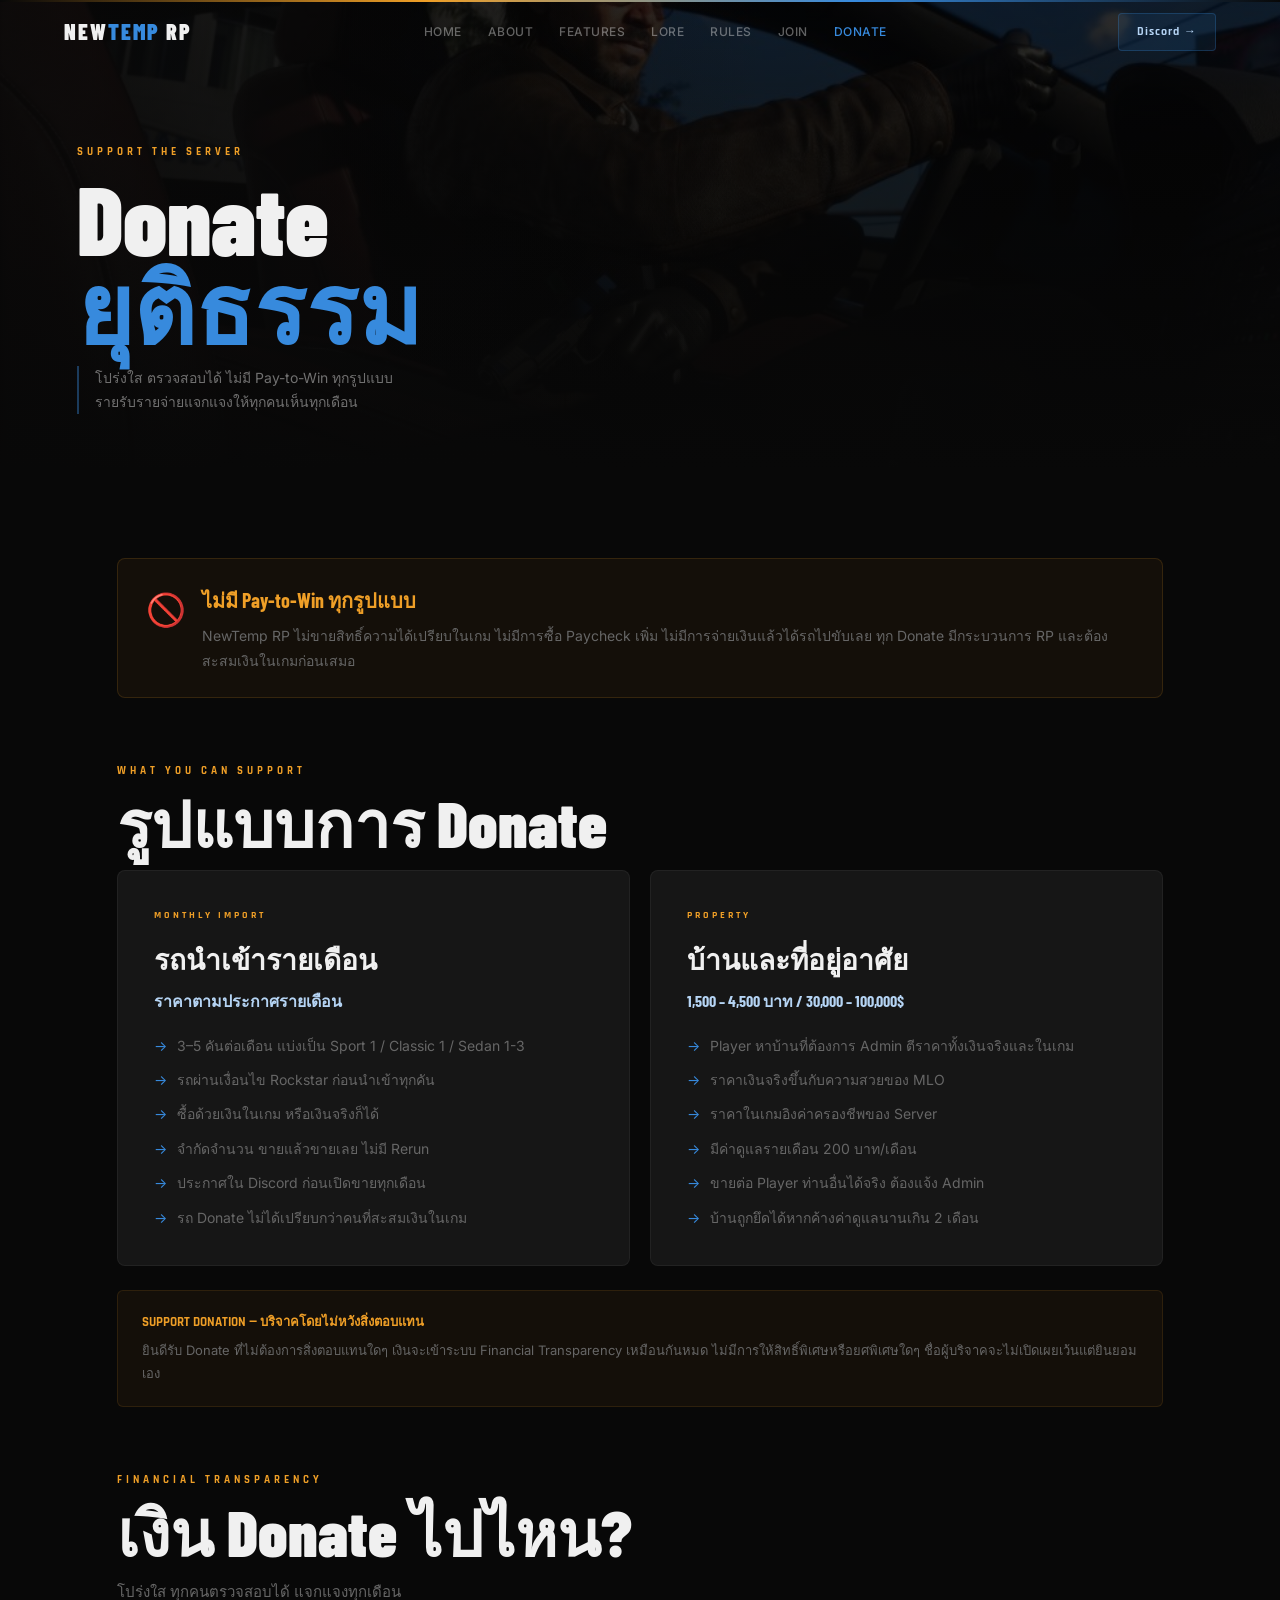
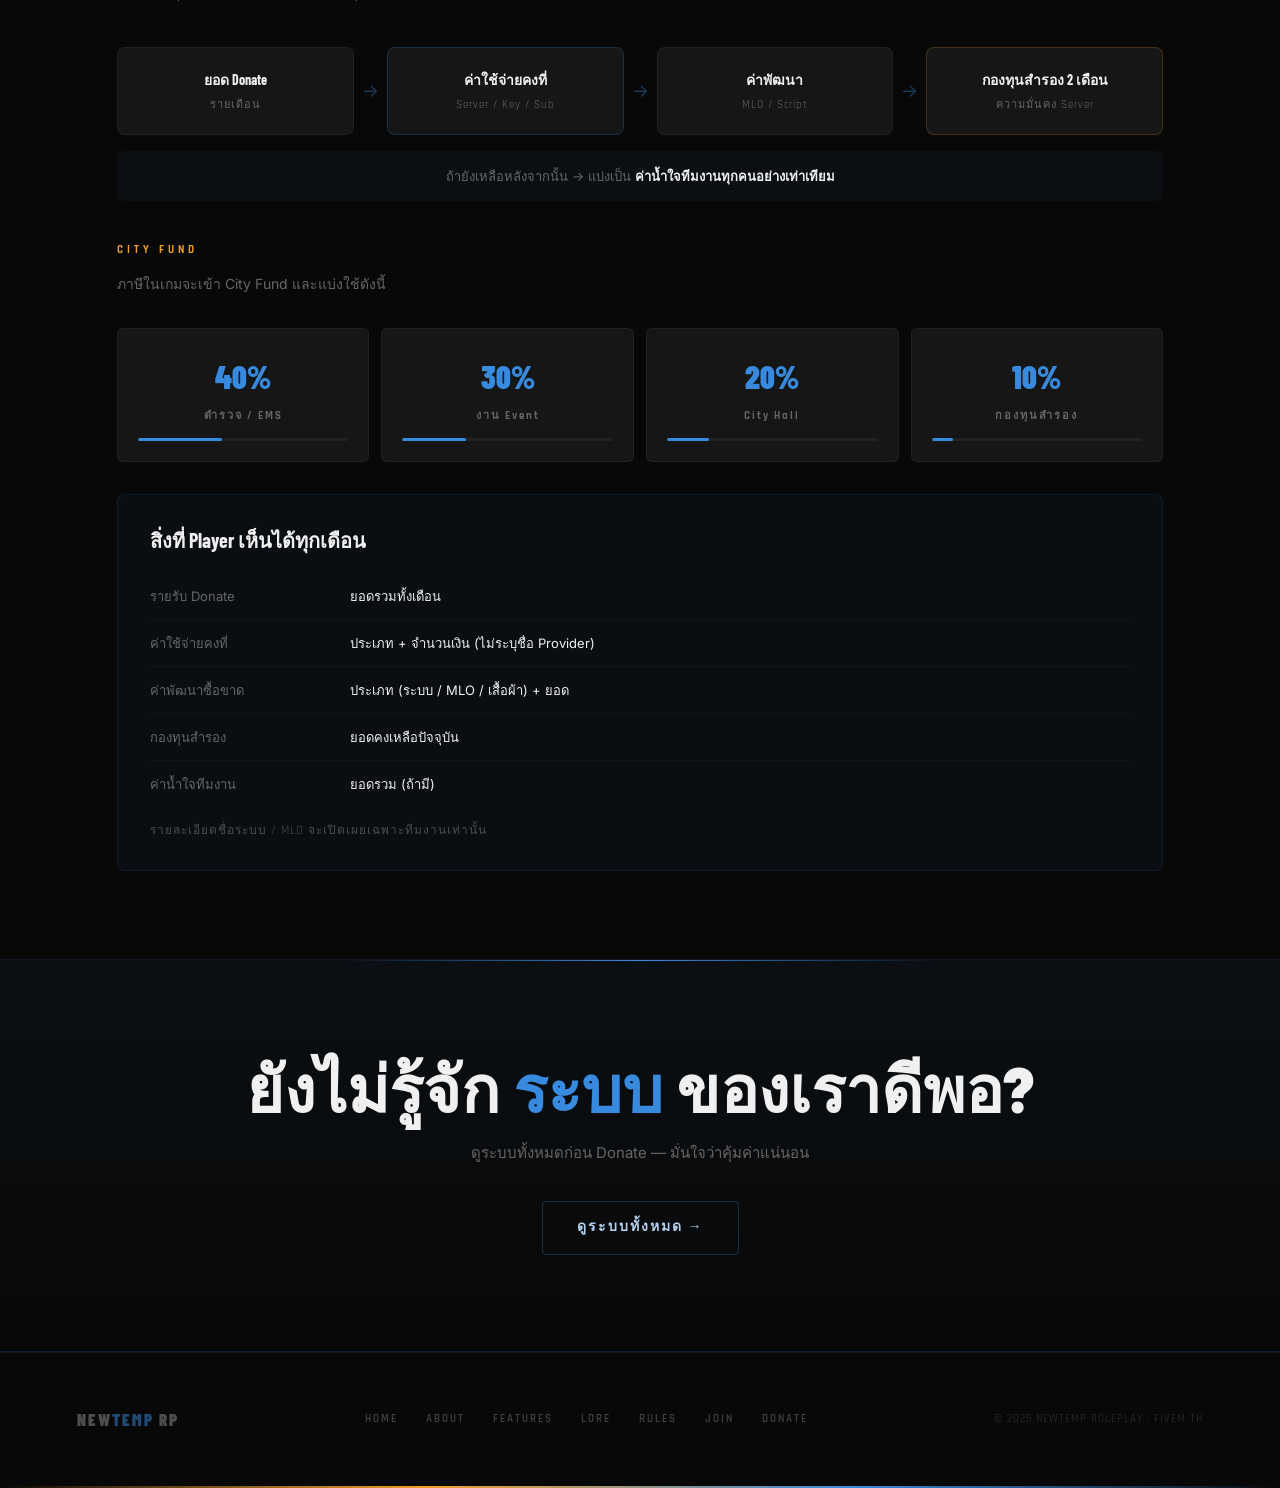
<file: donate.html>
<!DOCTYPE html>
<html lang="th">
<head>
  <meta charset="UTF-8" /><meta name="viewport" content="width=device-width, initial-scale=1.0" />
  <title>NewTemp RP — Donate</title>
  <meta name="description" content="Donate NewTemp RP — ยุติธรรม โปร่งใส ไม่มี Pay-to-Win รถนำเข้ารายเดือน บ้าน และ Financial Transparency" />
  <meta property="og:title" content="NewTemp RP — Donate" />
  <meta property="og:description" content="Donate NewTemp RP — ยุติธรรม โปร่งใส ไม่มี Pay-to-Win รถนำเข้ารายเดือน บ้าน และ Financial Transparency" />
  <meta property="og:image" content="assets/wallpaper/01.jpg" />
  <meta property="og:type" content="website" />
  <meta name="twitter:card" content="summary_large_image" />
  <meta name="twitter:title" content="NewTemp RP — Donate" />
  <meta name="twitter:description" content="Donate NewTemp RP — ยุติธรรม โปร่งใส ไม่มี Pay-to-Win รถนำเข้ารายเดือน บ้าน และ Financial Transparency" />
  <link rel="icon" href="data:image/svg+xml,<svg xmlns='http://www.w3.org/2000/svg' viewBox='0 0 32 32'><rect width='32' height='32' rx='6' fill='%23378ADD'/><text x='16' y='23' font-size='18' font-family='Arial Black' font-weight='900' fill='white' text-anchor='middle'>N</text></svg>" />
  <link href="https://fonts.googleapis.com/css2?family=Barlow+Condensed:wght@400;700;800;900&family=Inter:wght@300;400;500&family=Rajdhani:wght@500;600;700&display=swap" rel="stylesheet" />
  <link rel="stylesheet" href="style.css" />
  <style>
    .donate-hero-msg { background:rgba(239,159,39,0.05); border:0.5px solid rgba(239,159,39,0.15); border-radius:8px; padding:24px 28px; margin-bottom:64px; display:flex; gap:16px; align-items:flex-start; }
    .donate-hero-icon { font-size:32px; flex-shrink:0; }
    .donate-hero-title { font-family:'Barlow Condensed',sans-serif; font-size:20px; font-weight:700; color:var(--gold); margin-bottom:6px; }
    .donate-hero-desc { font-size:14px; color:var(--gray); line-height:1.8; }

    .donate-grid { display:grid; grid-template-columns:1fr 1fr; gap:20px; }
    .d-card { background:var(--black3); border:0.5px solid var(--border-w); border-radius:8px; padding:36px; position:relative; overflow:hidden; transition:all 0.3s; }
    .d-card::after { content:''; position:absolute; bottom:0; left:0; right:0; height:2px; background:linear-gradient(90deg,var(--blue),var(--gold)); opacity:0; transition:opacity 0.3s; }
    .d-card:hover { border-color:rgba(55,138,221,0.15); transform:translateY(-3px); }
    .d-card:hover::after { opacity:1; }
    .d-card-tag { font-family:'Rajdhani',sans-serif; font-size:10px; font-weight:700; letter-spacing:3px; color:var(--gold); margin-bottom:12px; display:block; }
    .d-card-title { font-family:'Barlow Condensed',sans-serif; font-size:28px; font-weight:800; color:var(--white); margin-bottom:4px; }
    .d-price { font-family:'Barlow Condensed',sans-serif; font-size:16px; font-weight:700; color:var(--blue-light); margin-bottom:20px; }
    .d-list { list-style:none; display:flex; flex-direction:column; gap:12px; }
    .d-list li { display:flex; gap:10px; font-size:14px; color:var(--gray); line-height:1.6; }
    .d-list li::before { content:'→'; color:var(--blue); flex-shrink:0; }

    .finance-section { margin-top:64px; }
    .finance-flow { display:grid; grid-template-columns:1fr auto 1fr auto 1fr auto 1fr; gap:0; align-items:center; margin-top:40px; }
    .flow-box { background:var(--black3); border:0.5px solid var(--border-w); border-radius:8px; padding:20px 16px; text-align:center; }
    .flow-box-title { font-family:'Barlow Condensed',sans-serif; font-size:14px; font-weight:700; color:var(--white); margin-bottom:4px; }
    .flow-box-val { font-family:'Rajdhani',sans-serif; font-size:11px; color:var(--gray); letter-spacing:1px; }
    .flow-arrow { text-align:center; color:rgba(55,138,221,0.4); font-size:18px; padding:0 8px; }

    .city-fund { display:grid; grid-template-columns:repeat(4,1fr); gap:12px; margin-top:32px; }
    .cf-item { background:var(--black3); border:0.5px solid var(--border-w); border-radius:6px; padding:20px; text-align:center; }
    .cf-pct { font-family:'Barlow Condensed',sans-serif; font-size:32px; font-weight:900; color:var(--blue); }
    .cf-label { font-family:'Rajdhani',sans-serif; font-size:11px; font-weight:700; letter-spacing:2px; color:var(--gray); margin-top:4px; }
    .cf-bar { height:3px; background:var(--border-w); border-radius:2px; margin-top:12px; overflow:hidden; }
    .cf-fill { height:3px; border-radius:2px; background:var(--blue); }

    .transparent-note { background:rgba(55,138,221,0.05); border:0.5px solid var(--border); border-radius:8px; padding:28px 32px; margin-top:32px; }
    .t-note-title { font-family:'Barlow Condensed',sans-serif; font-size:20px; font-weight:700; color:var(--white); margin-bottom:12px; }
    .visible-table { width:100%; border-collapse:collapse; margin-top:16px; }
    .visible-table td { padding:12px 0; border-bottom:0.5px solid rgba(255,255,255,0.03); font-size:13px; }
    .visible-table td:first-child { color:var(--gray); width:200px; }
    .visible-table td:last-child { color:var(--white); }
    .visible-table tr:last-child td { border:none; }

    @media(max-width:768px){ .donate-grid{grid-template-columns:1fr;} .finance-flow{grid-template-columns:1fr; grid-auto-rows:auto;} .flow-arrow{transform:rotate(90deg);} .city-fund{grid-template-columns:repeat(2,1fr);} }
  </style>
</head>
<body>
<div class="gold-line"></div>
<nav id="nav">
  <div class="nav-logo"><a href="index.html">NEW<span>TEMP</span> RP</a></div>
  <ul class="nav-links">
    <li><a href="index.html">HOME</a></li><li><a href="about.html">ABOUT</a></li>
    <li><a href="features.html">FEATURES</a></li><li><a href="lore.html">LORE</a></li>
    <li><a href="rules.html">RULES</a></li>
    <li><a href="join.html">JOIN</a></li><li><a href="donate.html">DONATE</a></li>
  </ul>
  <a href="https://discord.gg/SePnEtPCar" target="_blank" class="nav-discord">Discord →</a>
  <button id="hamburger" class="hamburger" aria-label="เมนู">
    <span></span><span></span><span></span>
  </button>
</nav>

<div id="mobile-menu" class="mobile-menu">
  <a href="index.html">HOME</a>
  <a href="about.html">ABOUT</a>
  <a href="features.html">FEATURES</a>
  <a href="lore.html">LORE</a>
  <a href="rules.html">RULES</a>
  <a href="join.html">JOIN</a>
  <a href="donate.html">DONATE</a>
  <a href="https://discord.gg/SePnEtPCar" target="_blank" class="mobile-discord">Discord →</a>
</div>

<div class="page-hero">
  <div class="page-hero-bg" style="background-image:url('assets/wallpaper/bg5.jpg');"></div>
  <div class="page-hero-overlay"></div>
  <div class="page-hero-overlay-side"></div>
  <div class="page-hero-content">
    <div class="label-tag">SUPPORT THE SERVER</div>
    <h1>Donate<br><span class="accent">ยุติธรรม</span></h1>
    <p class="page-hero-sub">โปร่งใส ตรวจสอบได้ ไม่มี Pay-to-Win ทุกรูปแบบ<br>รายรับรายจ่ายแจกแจงให้ทุกคนเห็นทุกเดือน</p>
  </div>
</div>

<div class="section">
  <div class="donate-hero-msg reveal">
    <div class="donate-hero-icon">🚫</div>
    <div>
      <div class="donate-hero-title">ไม่มี Pay-to-Win ทุกรูปแบบ</div>
      <div class="donate-hero-desc">NewTemp RP ไม่ขายสิทธิ์ความได้เปรียบในเกม ไม่มีการซื้อ Paycheck เพิ่ม ไม่มีการจ่ายเงินแล้วได้รถไปขับเลย ทุก Donate มีกระบวนการ RP และต้องสะสมเงินในเกมก่อนเสมอ</div>
    </div>
  </div>

  <div class="label-tag reveal">WHAT YOU CAN SUPPORT</div>
  <h2 class="section-title reveal">รูปแบบการ Donate</h2>
  <div class="donate-grid">
    <div class="d-card reveal d1">
      <span class="d-card-tag">MONTHLY IMPORT</span>
      <div class="d-card-title">รถนำเข้ารายเดือน</div>
      <div class="d-price">ราคาตามประกาศรายเดือน</div>
      <ul class="d-list">
        <li>3–5 คันต่อเดือน แบ่งเป็น Sport 1 / Classic 1 / Sedan 1-3</li>
        <li>รถผ่านเงื่อนไข Rockstar ก่อนนำเข้าทุกคัน</li>
        <li>ซื้อด้วยเงินในเกม หรือเงินจริงก็ได้</li>
        <li>จำกัดจำนวน ขายแล้วขายเลย ไม่มี Rerun</li>
        <li>ประกาศใน Discord ก่อนเปิดขายทุกเดือน</li>
        <li>รถ Donate ไม่ได้เปรียบกว่าคนที่สะสมเงินในเกม</li>
      </ul>
    </div>
    <div class="d-card reveal d2">
      <span class="d-card-tag">PROPERTY</span>
      <div class="d-card-title">บ้านและที่อยู่อาศัย</div>
      <div class="d-price">1,500 – 4,500 บาท / 30,000 – 100,000$</div>
      <ul class="d-list">
        <li>Player หาบ้านที่ต้องการ Admin ตีราคาทั้งเงินจริงและในเกม</li>
        <li>ราคาเงินจริงขึ้นกับความสวยของ MLO</li>
        <li>ราคาในเกมอิงค่าครองชีพของ Server</li>
        <li>มีค่าดูแลรายเดือน 200 บาท/เดือน</li>
        <li>ขายต่อ Player ท่านอื่นได้จริง ต้องแจ้ง Admin</li>
        <li>บ้านถูกยึดได้หากค้างค่าดูแลนานเกิน 2 เดือน</li>
      </ul>
    </div>
  </div>

  <div style="margin-top:24px;padding:20px 24px;background:rgba(239,159,39,0.05);border:0.5px solid rgba(239,159,39,0.12);border-radius:6px;" class="reveal">
    <div style="font-family:'Rajdhani',sans-serif;font-size:13px;font-weight:700;color:var(--gold);margin-bottom:6px;">SUPPORT DONATION — บริจาคโดยไม่หวังสิ่งตอบแทน</div>
    <div style="font-size:13px;color:var(--gray);line-height:1.8;">ยินดีรับ Donate ที่ไม่ต้องการสิ่งตอบแทนใดๆ เงินจะเข้าระบบ Financial Transparency เหมือนกันหมด ไม่มีการให้สิทธิ์พิเศษหรือยศพิเศษใดๆ ชื่อผู้บริจาคจะไม่เปิดเผยเว้นแต่ยินยอมเอง</div>
  </div>

  <!-- FINANCE FLOW -->
  <div class="finance-section">
    <div class="label-tag reveal">FINANCIAL TRANSPARENCY</div>
    <h2 class="section-title reveal">เงิน Donate ไปไหน?</h2>
    <p class="section-desc reveal">โปร่งใส ทุกคนตรวจสอบได้ แจกแจงทุกเดือน</p>

    <div class="finance-flow reveal">
      <div class="flow-box"><div class="flow-box-title">ยอด Donate</div><div class="flow-box-val">รายเดือน</div></div>
      <div class="flow-arrow">→</div>
      <div class="flow-box" style="border-color:rgba(55,138,221,0.2);"><div class="flow-box-title">ค่าใช้จ่ายคงที่</div><div class="flow-box-val">Server / Key / Sub</div></div>
      <div class="flow-arrow">→</div>
      <div class="flow-box"><div class="flow-box-title">ค่าพัฒนา</div><div class="flow-box-val">MLO / Script</div></div>
      <div class="flow-arrow">→</div>
      <div class="flow-box" style="border-color:rgba(239,159,39,0.2);"><div class="flow-box-title">กองทุนสำรอง 2 เดือน</div><div class="flow-box-val">ความมั่นคง Server</div></div>
    </div>

    <div style="margin-top:16px;padding:14px 20px;background:rgba(55,138,221,0.05);border-radius:6px;font-size:13px;color:var(--gray);text-align:center;" class="reveal">
      ถ้ายังเหลือหลังจากนั้น → แบ่งเป็น <strong style="color:var(--white);">ค่าน้ำใจทีมงานทุกคนอย่างเท่าเทียม</strong>
    </div>

    <div style="margin-top:40px;">
      <div class="label-tag reveal">CITY FUND</div>
      <p style="font-size:14px;color:var(--gray);margin-bottom:4px;" class="reveal">ภาษีในเกมจะเข้า City Fund และแบ่งใช้ดังนี้</p>
      <div class="city-fund">
        <div class="cf-item reveal d1"><div class="cf-pct">40%</div><div class="cf-label">ตำรวจ / EMS</div><div class="cf-bar"><div class="cf-fill" style="width:40%;"></div></div></div>
        <div class="cf-item reveal d2"><div class="cf-pct">30%</div><div class="cf-label">งาน Event</div><div class="cf-bar"><div class="cf-fill" style="width:30%;"></div></div></div>
        <div class="cf-item reveal d3"><div class="cf-pct">20%</div><div class="cf-label">City Hall</div><div class="cf-bar"><div class="cf-fill" style="width:20%;"></div></div></div>
        <div class="cf-item reveal d4"><div class="cf-pct">10%</div><div class="cf-label">กองทุนสำรอง</div><div class="cf-bar"><div class="cf-fill" style="width:10%;"></div></div></div>
      </div>
    </div>

    <div class="transparent-note reveal">
      <div class="t-note-title">สิ่งที่ Player เห็นได้ทุกเดือน</div>
      <table class="visible-table">
        <tr><td>รายรับ Donate</td><td>ยอดรวมทั้งเดือน</td></tr>
        <tr><td>ค่าใช้จ่ายคงที่</td><td>ประเภท + จำนวนเงิน (ไม่ระบุชื่อ Provider)</td></tr>
        <tr><td>ค่าพัฒนาซื้อขาด</td><td>ประเภท (ระบบ / MLO / เสื้อผ้า) + ยอด</td></tr>
        <tr><td>กองทุนสำรอง</td><td>ยอดคงเหลือปัจจุบัน</td></tr>
        <tr><td>ค่าน้ำใจทีมงาน</td><td>ยอดรวม (ถ้ามี)</td></tr>
      </table>
      <div style="margin-top:14px;font-size:12px;color:rgba(102,102,102,0.7);font-family:'Rajdhani',sans-serif;letter-spacing:1px;">รายละเอียดชื่อระบบ / MLO จะเปิดเผยเฉพาะทีมงานเท่านั้น</div>
    </div>
  </div>
</div>

<!-- CTA BAND -->
<div class="cta-band">
  <h2 class="reveal">ยังไม่รู้จัก<span class="accent"> ระบบ </span>ของเราดีพอ?</h2>
  <p class="reveal">ดูระบบทั้งหมดก่อน Donate — มั่นใจว่าคุ้มค่าแน่นอน</p>
  <a href="features.html" class="btn btn-outline-blue reveal">ดูระบบทั้งหมด →</a>
</div>

<footer>
  <div class="footer-logo">NEW<span>TEMP</span> RP</div>
  <nav class="footer-nav">
    <a href="index.html">HOME</a>
    <a href="about.html">ABOUT</a>
    <a href="features.html">FEATURES</a>
    <a href="lore.html">LORE</a>
    <a href="rules.html">RULES</a>
    <a href="join.html">JOIN</a>
    <a href="donate.html">DONATE</a>
  </nav>
  <div class="footer-copy">© 2025 NEWTEMP ROLEPLAY · FIVEM TH</div>
</footer>
<div class="gold-line"></div>
<script src="shared.js"></script>
</body>
</html>
</file>
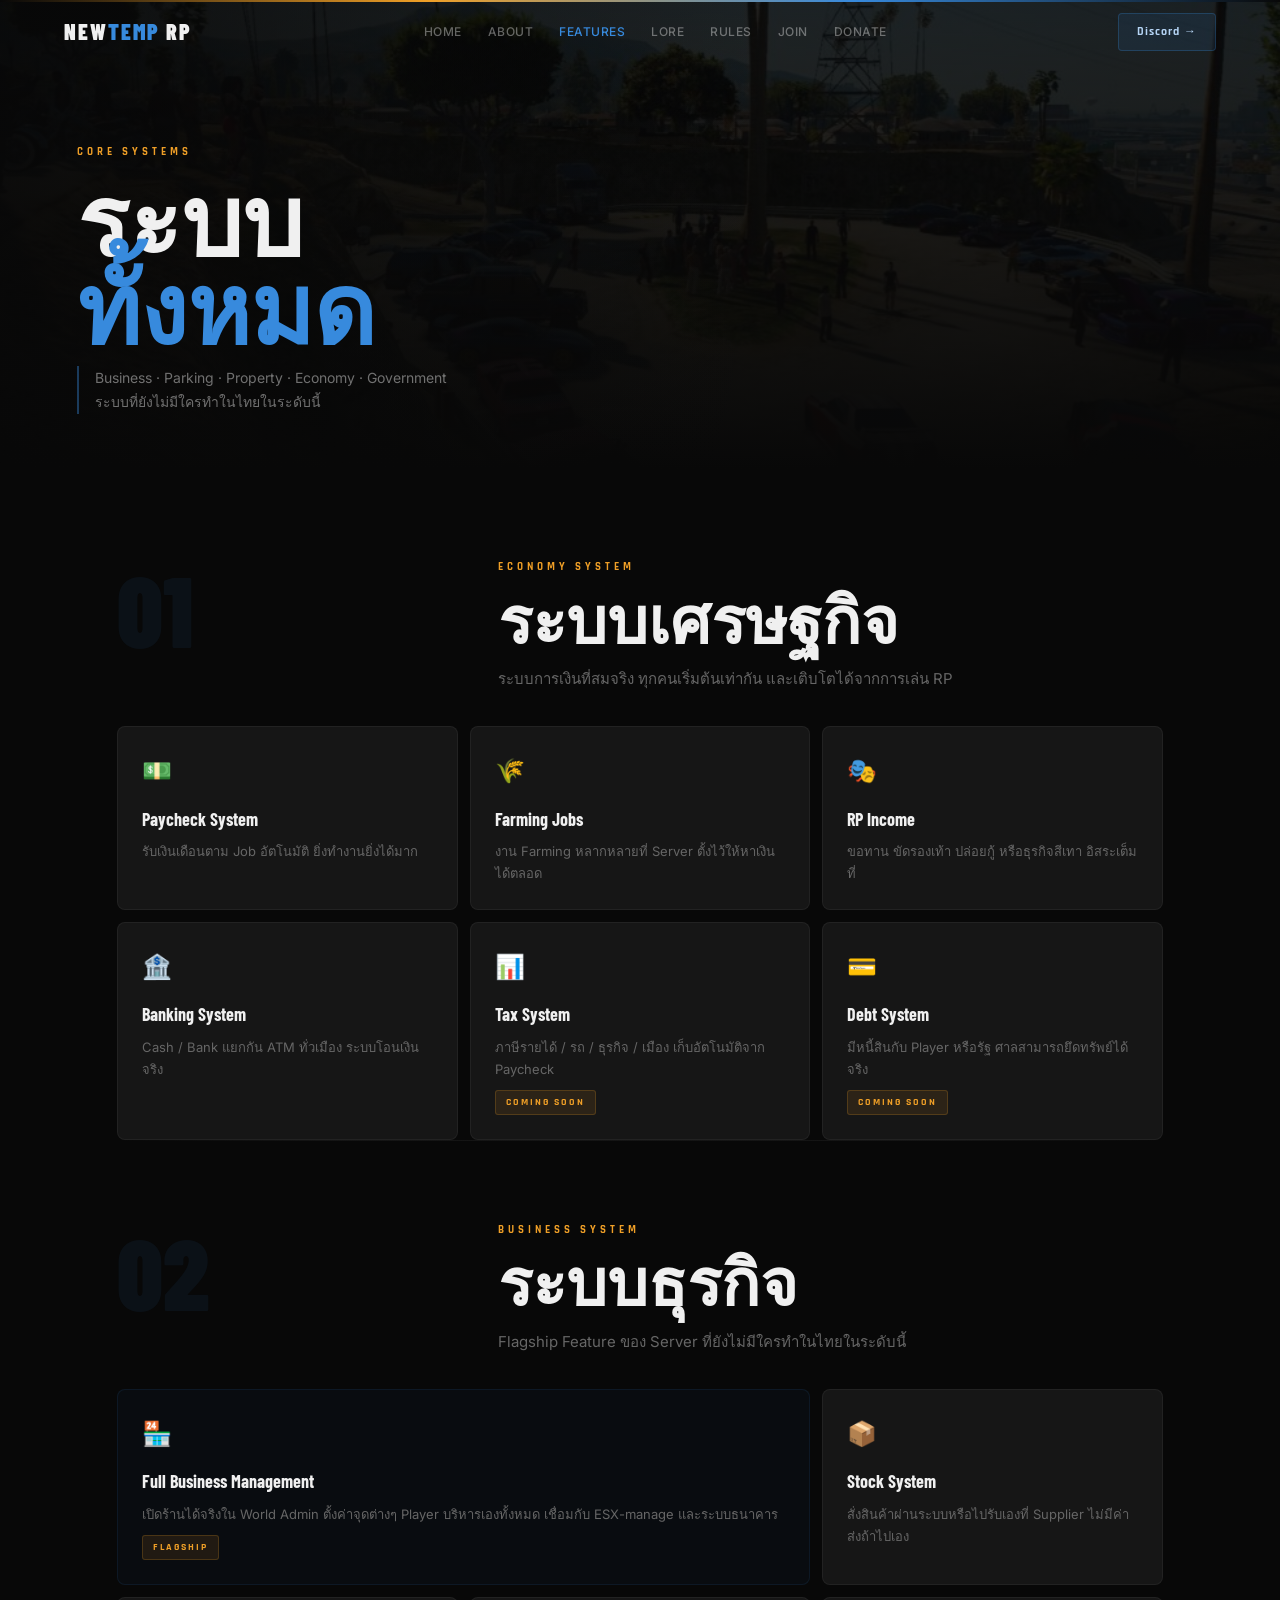
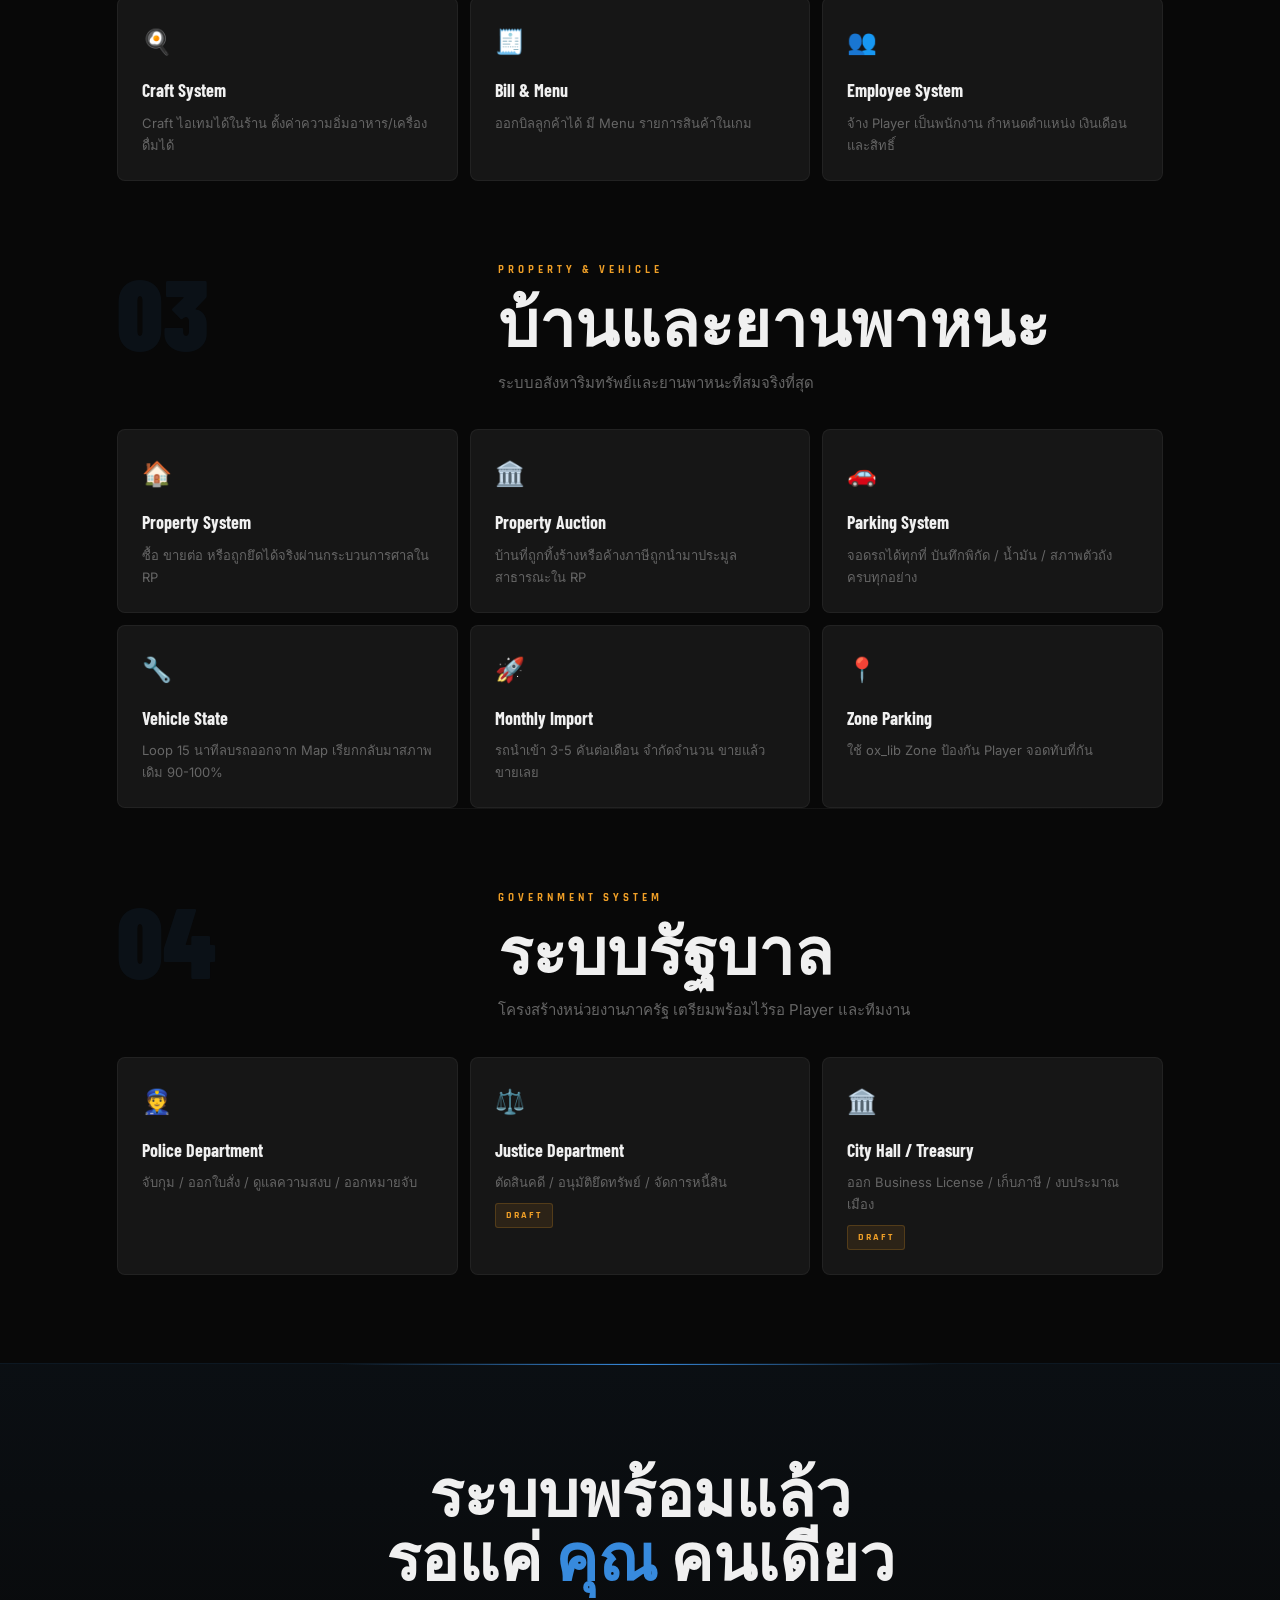
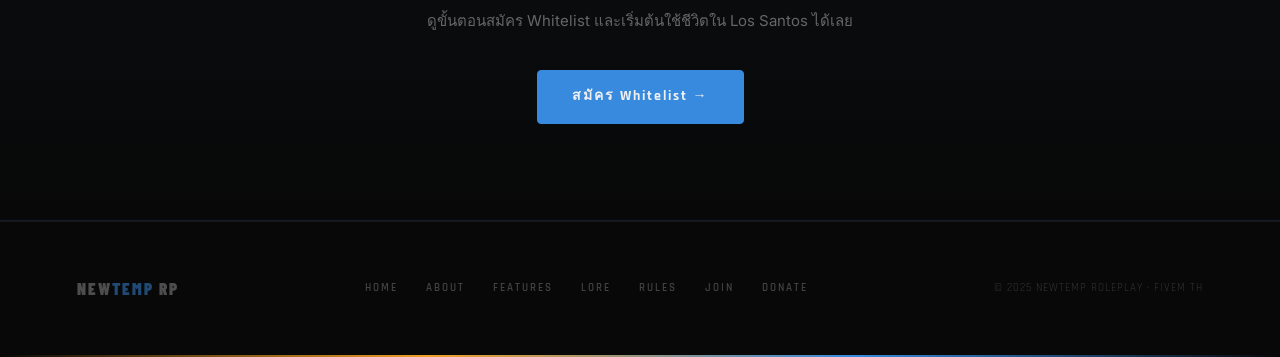
<file: features.html>
<!DOCTYPE html>
<html lang="th">
<head>
  <meta charset="UTF-8" /><meta name="viewport" content="width=device-width, initial-scale=1.0" />
  <title>NewTemp RP — ระบบทั้งหมด</title>
  <meta name="description" content="ระบบทั้งหมดของ NewTemp RP — Business, Parking, Property, Economy, Government System FiveM Thailand" />
  <meta property="og:title" content="NewTemp RP — ระบบทั้งหมด" />
  <meta property="og:description" content="ระบบทั้งหมดของ NewTemp RP — Business, Parking, Property, Economy, Government System FiveM Thailand" />
  <meta property="og:image" content="assets/wallpaper/01.jpg" />
  <meta property="og:type" content="website" />
  <meta name="twitter:card" content="summary_large_image" />
  <meta name="twitter:title" content="NewTemp RP — ระบบทั้งหมด" />
  <meta name="twitter:description" content="ระบบทั้งหมดของ NewTemp RP — Business, Parking, Property, Economy, Government System FiveM Thailand" />
  <link rel="icon" href="data:image/svg+xml,<svg xmlns='http://www.w3.org/2000/svg' viewBox='0 0 32 32'><rect width='32' height='32' rx='6' fill='%23378ADD'/><text x='16' y='23' font-size='18' font-family='Arial Black' font-weight='900' fill='white' text-anchor='middle'>N</text></svg>" />
  <link href="https://fonts.googleapis.com/css2?family=Barlow+Condensed:wght@400;700;800;900&family=Inter:wght@300;400;500&family=Rajdhani:wght@500;600;700&display=swap" rel="stylesheet" />
  <link rel="stylesheet" href="style.css" />
  <style>
    .sys-section { margin-top:80px; }
    .sys-section:first-child { margin-top:0; }
    .sys-header { display:grid; grid-template-columns:1fr 2fr; gap:48px; align-items:start; margin-bottom:32px; }
    .sys-num { font-family:'Barlow Condensed',sans-serif; font-size:100px; font-weight:900; color:rgba(55,138,221,0.07); line-height:1; }
    .sys-grid { display:grid; grid-template-columns:repeat(3,1fr); gap:12px; }
    .sys-card { background:var(--black3); border:0.5px solid var(--border-w); border-radius:8px; padding:24px; transition:all 0.3s; }
    .sys-card:hover { border-color:rgba(55,138,221,0.2); transform:translateY(-3px); }
    .sys-icon { font-size:24px; margin-bottom:12px; }
    .sys-title { font-family:'Barlow Condensed',sans-serif; font-size:18px; font-weight:700; color:var(--white); margin-bottom:6px; }
    .sys-desc { font-size:13px; color:var(--gray); line-height:1.7; }
    .sys-badge { display:inline-block; margin-top:10px; background:rgba(239,159,39,0.1); border:0.5px solid rgba(239,159,39,0.2); color:var(--gold); padding:3px 10px; border-radius:3px; font-family:'Rajdhani',sans-serif; font-size:10px; font-weight:700; letter-spacing:2px; }
    .featured-sys { grid-column:span 2; background:rgba(55,138,221,0.04); border-color:rgba(55,138,221,0.1); }
    @media(max-width:768px){ .sys-header{grid-template-columns:1fr;} .sys-grid{grid-template-columns:1fr;} .featured-sys{grid-column:auto;} .f-hero-grid{grid-template-columns:1fr;} }
  </style>
</head>
<body>
<div class="gold-line"></div>
<nav id="nav">
  <div class="nav-logo"><a href="index.html">NEW<span>TEMP</span> RP</a></div>
  <ul class="nav-links">
    <li><a href="index.html">HOME</a></li><li><a href="about.html">ABOUT</a></li>
    <li><a href="features.html">FEATURES</a></li><li><a href="lore.html">LORE</a></li>
    <li><a href="rules.html">RULES</a></li>
    <li><a href="join.html">JOIN</a></li><li><a href="donate.html">DONATE</a></li>
  </ul>
  <a href="https://discord.gg/SePnEtPCar" target="_blank" class="nav-discord">Discord →</a>
  <button id="hamburger" class="hamburger" aria-label="เมนู">
    <span></span><span></span><span></span>
  </button>
</nav>

<div id="mobile-menu" class="mobile-menu">
  <a href="index.html">HOME</a>
  <a href="about.html">ABOUT</a>
  <a href="features.html">FEATURES</a>
  <a href="lore.html">LORE</a>
  <a href="rules.html">RULES</a>
  <a href="join.html">JOIN</a>
  <a href="donate.html">DONATE</a>
  <a href="https://discord.gg/SePnEtPCar" target="_blank" class="mobile-discord">Discord →</a>
</div>

<div class="page-hero">
  <div class="page-hero-bg" style="background-image:url('assets/wallpaper/bg4.jpg');"></div>
  <div class="page-hero-overlay"></div>
  <div class="page-hero-overlay-side"></div>
  <div class="page-hero-content">
    <div class="label-tag">CORE SYSTEMS</div>
    <h1>ระบบ<br><span class="accent">ทั้งหมด</span></h1>
    <p class="page-hero-sub">Business · Parking · Property · Economy · Government<br>ระบบที่ยังไม่มีใครทำในไทยในระดับนี้</p>
  </div>
</div>

<div class="section">
  <!-- ECONOMY -->
  <div class="sys-section">
    <div class="sys-header">
      <div class="sys-num reveal">01</div>
      <div>
        <div class="label-tag reveal">ECONOMY SYSTEM</div>
        <h2 class="section-title reveal">ระบบเศรษฐกิจ</h2>
        <p class="section-desc reveal">ระบบการเงินที่สมจริง ทุกคนเริ่มต้นเท่ากัน และเติบโตได้จากการเล่น RP</p>
      </div>
    </div>
    <div class="sys-grid">
      <div class="sys-card reveal d1"><div class="sys-icon">💵</div><div class="sys-title">Paycheck System</div><div class="sys-desc">รับเงินเดือนตาม Job อัตโนมัติ ยิ่งทำงานยิ่งได้มาก</div></div>
      <div class="sys-card reveal d2"><div class="sys-icon">🌾</div><div class="sys-title">Farming Jobs</div><div class="sys-desc">งาน Farming หลากหลายที่ Server ตั้งไว้ให้หาเงินได้ตลอด</div></div>
      <div class="sys-card reveal d3"><div class="sys-icon">🎭</div><div class="sys-title">RP Income</div><div class="sys-desc">ขอทาน ขัดรองเท้า ปล่อยกู้ หรือธุรกิจสีเทา อิสระเต็มที่</div></div>
      <div class="sys-card reveal d4"><div class="sys-icon">🏦</div><div class="sys-title">Banking System</div><div class="sys-desc">Cash / Bank แยกกัน ATM ทั่วเมือง ระบบโอนเงินจริง</div></div>
      <div class="sys-card reveal d5"><div class="sys-icon">📊</div><div class="sys-title">Tax System</div><div class="sys-desc">ภาษีรายได้ / รถ / ธุรกิจ / เมือง เก็บอัตโนมัติจาก Paycheck</div><div class="sys-badge">COMING SOON</div></div>
      <div class="sys-card reveal d6"><div class="sys-icon">💳</div><div class="sys-title">Debt System</div><div class="sys-desc">มีหนี้สินกับ Player หรือรัฐ ศาลสามารถยึดทรัพย์ได้จริง</div><div class="sys-badge">COMING SOON</div></div>
    </div>
  </div>

  <div class="divider"></div>

  <!-- BUSINESS -->
  <div class="sys-section">
    <div class="sys-header">
      <div class="sys-num reveal">02</div>
      <div>
        <div class="label-tag reveal">BUSINESS SYSTEM</div>
        <h2 class="section-title reveal">ระบบธุรกิจ</h2>
        <p class="section-desc reveal">Flagship Feature ของ Server ที่ยังไม่มีใครทำในไทยในระดับนี้</p>
      </div>
    </div>
    <div class="sys-grid">
      <div class="sys-card featured-sys reveal"><div class="sys-icon">🏪</div><div class="sys-title">Full Business Management</div><div class="sys-desc">เปิดร้านได้จริงใน World Admin ตั้งค่าจุดต่างๆ Player บริหารเองทั้งหมด เชื่อมกับ ESX-manage และระบบธนาคาร</div><div class="sys-badge">FLAGSHIP</div></div>
      <div class="sys-card reveal d1"><div class="sys-icon">📦</div><div class="sys-title">Stock System</div><div class="sys-desc">สั่งสินค้าผ่านระบบหรือไปรับเองที่ Supplier ไม่มีค่าส่งถ้าไปเอง</div></div>
      <div class="sys-card reveal d2"><div class="sys-icon">🍳</div><div class="sys-title">Craft System</div><div class="sys-desc">Craft ไอเทมได้ในร้าน ตั้งค่าความอิ่มอาหาร/เครื่องดื่มได้</div></div>
      <div class="sys-card reveal d3"><div class="sys-icon">🧾</div><div class="sys-title">Bill & Menu</div><div class="sys-desc">ออกบิลลูกค้าได้ มี Menu รายการสินค้าในเกม</div></div>
      <div class="sys-card reveal d4"><div class="sys-icon">👥</div><div class="sys-title">Employee System</div><div class="sys-desc">จ้าง Player เป็นพนักงาน กำหนดตำแหน่ง เงินเดือน และสิทธิ์</div></div>
    </div>
  </div>

  <div class="divider"></div>

  <!-- PROPERTY & VEHICLE -->
  <div class="sys-section">
    <div class="sys-header">
      <div class="sys-num reveal">03</div>
      <div>
        <div class="label-tag reveal">PROPERTY & VEHICLE</div>
        <h2 class="section-title reveal">บ้านและยานพาหนะ</h2>
        <p class="section-desc reveal">ระบบอสังหาริมทรัพย์และยานพาหนะที่สมจริงที่สุด</p>
      </div>
    </div>
    <div class="sys-grid">
      <div class="sys-card reveal d1"><div class="sys-icon">🏠</div><div class="sys-title">Property System</div><div class="sys-desc">ซื้อ ขายต่อ หรือถูกยึดได้จริงผ่านกระบวนการศาลใน RP</div></div>
      <div class="sys-card reveal d2"><div class="sys-icon">🏛️</div><div class="sys-title">Property Auction</div><div class="sys-desc">บ้านที่ถูกทิ้งร้างหรือค้างภาษีถูกนำมาประมูลสาธารณะใน RP</div></div>
      <div class="sys-card reveal d3"><div class="sys-icon">🚗</div><div class="sys-title">Parking System</div><div class="sys-desc">จอดรถได้ทุกที่ บันทึกพิกัด / น้ำมัน / สภาพตัวถัง ครบทุกอย่าง</div></div>
      <div class="sys-card reveal d4"><div class="sys-icon">🔧</div><div class="sys-title">Vehicle State</div><div class="sys-desc">Loop 15 นาทีลบรถออกจาก Map เรียกกลับมาสภาพเดิม 90-100%</div></div>
      <div class="sys-card reveal d5"><div class="sys-icon">🚀</div><div class="sys-title">Monthly Import</div><div class="sys-desc">รถนำเข้า 3-5 คันต่อเดือน จำกัดจำนวน ขายแล้วขายเลย</div></div>
      <div class="sys-card reveal d6"><div class="sys-icon">📍</div><div class="sys-title">Zone Parking</div><div class="sys-desc">ใช้ ox_lib Zone ป้องกัน Player จอดทับที่กัน</div></div>
    </div>
  </div>

  <div class="divider"></div>

  <!-- GOVERNMENT -->
  <div class="sys-section">
    <div class="sys-header">
      <div class="sys-num reveal">04</div>
      <div>
        <div class="label-tag reveal">GOVERNMENT SYSTEM</div>
        <h2 class="section-title reveal">ระบบรัฐบาล</h2>
        <p class="section-desc reveal">โครงสร้างหน่วยงานภาครัฐ เตรียมพร้อมไว้รอ Player และทีมงาน</p>
      </div>
    </div>
    <div class="sys-grid">
      <div class="sys-card reveal d1"><div class="sys-icon">👮</div><div class="sys-title">Police Department</div><div class="sys-desc">จับกุม / ออกใบสั่ง / ดูแลความสงบ / ออกหมายจับ</div></div>
      <div class="sys-card reveal d2"><div class="sys-icon">⚖️</div><div class="sys-title">Justice Department</div><div class="sys-desc">ตัดสินคดี / อนุมัติยึดทรัพย์ / จัดการหนี้สิน</div><div class="sys-badge">DRAFT</div></div>
      <div class="sys-card reveal d3"><div class="sys-icon">🏛️</div><div class="sys-title">City Hall / Treasury</div><div class="sys-desc">ออก Business License / เก็บภาษี / งบประมาณเมือง</div><div class="sys-badge">DRAFT</div></div>
    </div>
  </div>

</div>

<!-- CTA BAND -->
<div class="cta-band">
  <h2 class="reveal">ระบบพร้อมแล้ว<br>รอแค่<span class="accent"> คุณ </span>คนเดียว</h2>
  <p class="reveal">ดูขั้นตอนสมัคร Whitelist และเริ่มต้นใช้ชีวิตใน Los Santos ได้เลย</p>
  <a href="join.html" class="btn btn-blue reveal">สมัคร Whitelist →</a>
</div>

<footer>
  <div class="footer-logo">NEW<span>TEMP</span> RP</div>
  <nav class="footer-nav">
    <a href="index.html">HOME</a>
    <a href="about.html">ABOUT</a>
    <a href="features.html">FEATURES</a>
    <a href="lore.html">LORE</a>
    <a href="rules.html">RULES</a>
    <a href="join.html">JOIN</a>
    <a href="donate.html">DONATE</a>
  </nav>
  <div class="footer-copy">© 2025 NEWTEMP ROLEPLAY · FIVEM TH</div>
</footer>
<div class="gold-line"></div>
<script src="shared.js"></script>
</body>
</html>
</file>
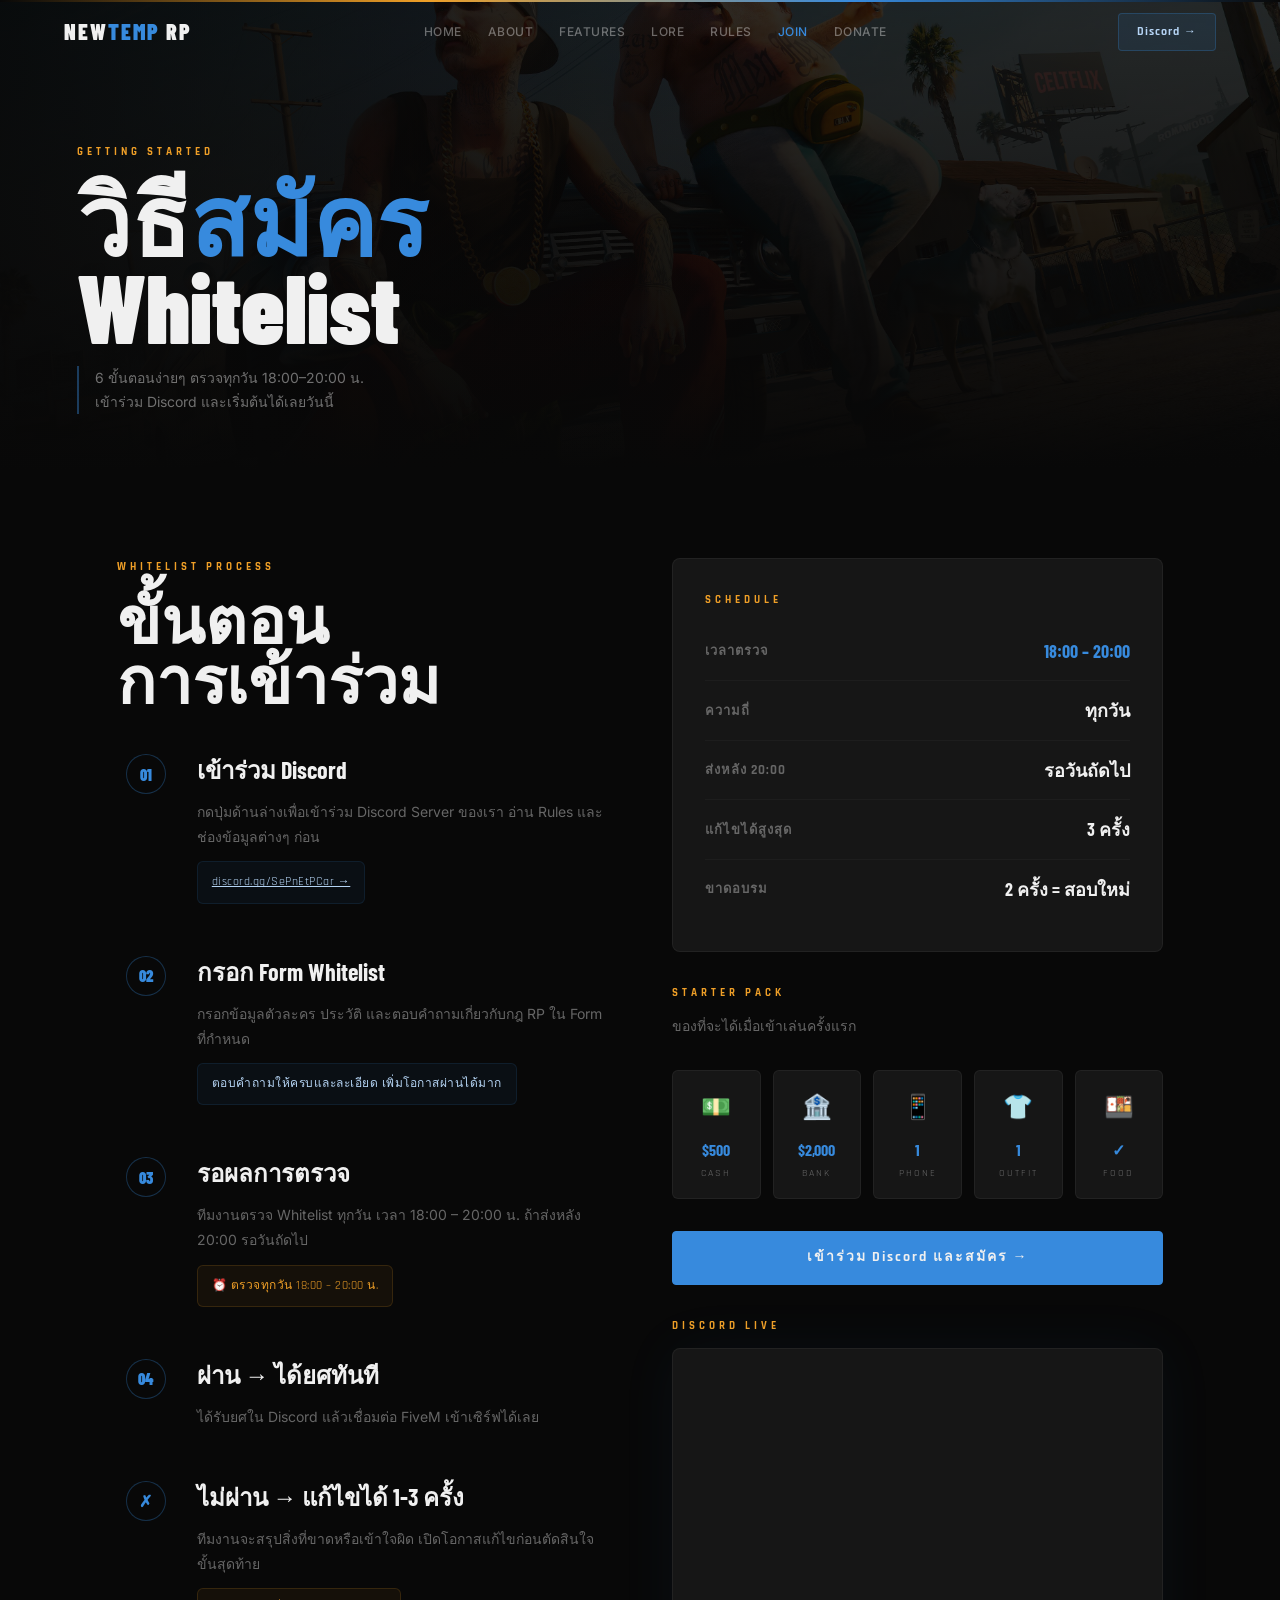
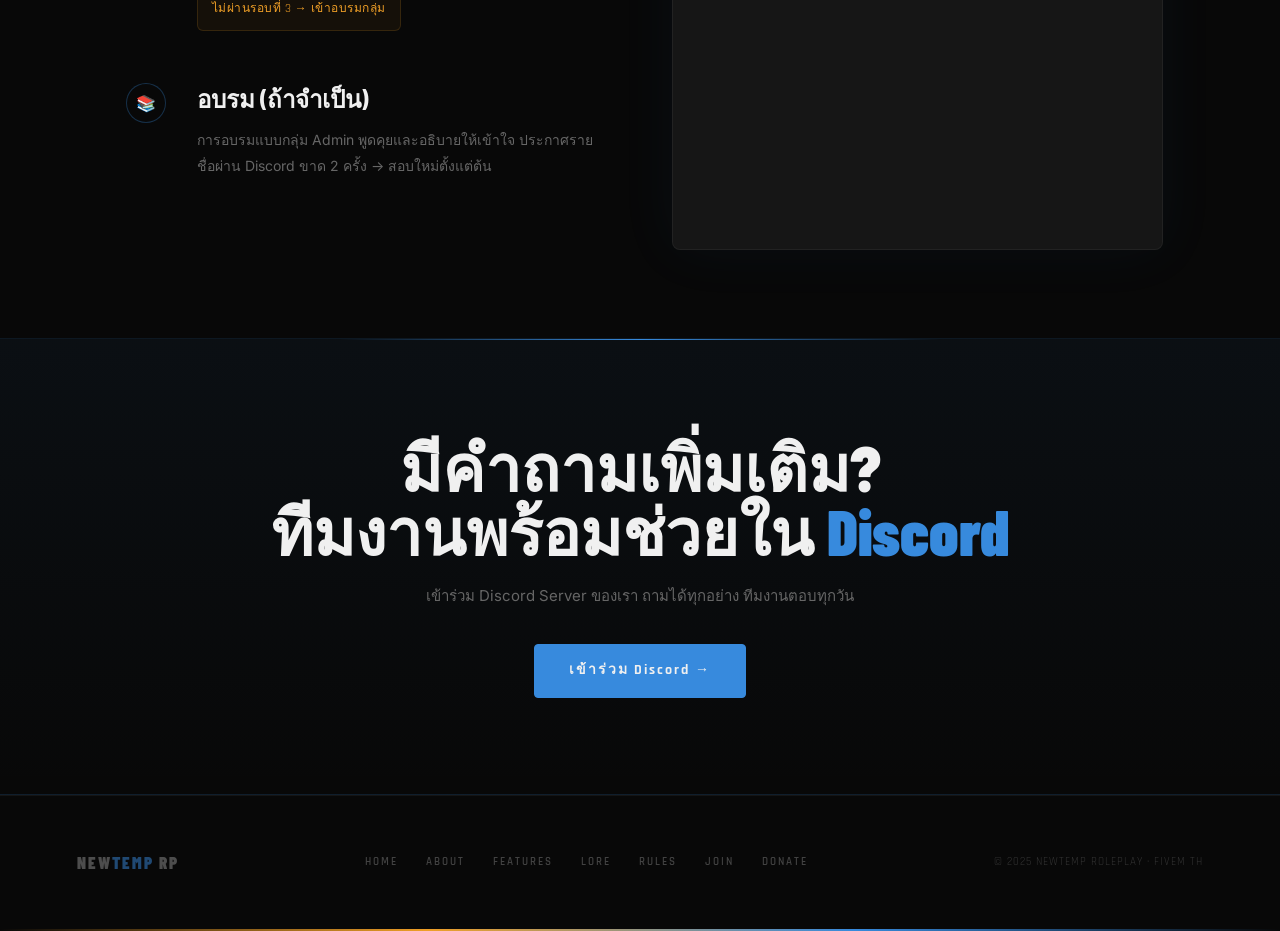
<file: join.html>
<!DOCTYPE html>
<html lang="th">
<head>
  <meta charset="UTF-8" /><meta name="viewport" content="width=device-width, initial-scale=1.0" />
  <title>NewTemp RP — วิธีสมัคร</title>
  <meta name="description" content="วิธีสมัคร Whitelist เข้าร่วม NewTemp RP FiveM Thailand — ขั้นตอนง่ายๆ 6 ขั้นตอน ตรวจทุกวัน 18:00–20:00" />
  <meta property="og:title" content="NewTemp RP — วิธีสมัคร Whitelist" />
  <meta property="og:description" content="วิธีสมัคร Whitelist เข้าร่วม NewTemp RP FiveM Thailand — ขั้นตอนง่ายๆ 6 ขั้นตอน ตรวจทุกวัน 18:00–20:00" />
  <meta property="og:image" content="assets/wallpaper/01.jpg" />
  <meta property="og:type" content="website" />
  <meta name="twitter:card" content="summary_large_image" />
  <meta name="twitter:title" content="NewTemp RP — วิธีสมัคร Whitelist" />
  <meta name="twitter:description" content="วิธีสมัคร Whitelist เข้าร่วม NewTemp RP FiveM Thailand — ขั้นตอนง่ายๆ 6 ขั้นตอน ตรวจทุกวัน 18:00–20:00" />
  <link rel="icon" href="data:image/svg+xml,<svg xmlns='http://www.w3.org/2000/svg' viewBox='0 0 32 32'><rect width='32' height='32' rx='6' fill='%23378ADD'/><text x='16' y='23' font-size='18' font-family='Arial Black' font-weight='900' fill='white' text-anchor='middle'>N</text></svg>" />
  <link href="https://fonts.googleapis.com/css2?family=Barlow+Condensed:wght@400;700;800;900&family=Inter:wght@300;400;500&family=Rajdhani:wght@500;600;700&display=swap" rel="stylesheet" />
  <link rel="stylesheet" href="style.css" />
  <style>
    .steps-timeline { position:relative; padding-left:48px; }
    .steps-timeline::before { content:''; position:absolute; left:20px; top:0; bottom:0; width:0.5px; background:linear-gradient(180deg,var(--blue),rgba(55,138,221,0.1)); }
    .timeline-step { position:relative; padding:0 0 48px 32px; }
    .timeline-step:last-child { padding-bottom:0; }
    .t-dot { position:absolute; left:-39px; top:4px; width:40px; height:40px; border-radius:50%; background:var(--black); border:1.5px solid rgba(55,138,221,0.3); display:flex; align-items:center; justify-content:center; font-family:'Barlow Condensed',sans-serif; font-size:16px; font-weight:900; color:var(--blue); transition:all 0.3s; }
    .timeline-step:hover .t-dot { background:var(--blue); color:var(--white); border-color:var(--blue); box-shadow:0 0 20px rgba(55,138,221,0.4); }
    .t-title { font-family:'Barlow Condensed',sans-serif; font-size:24px; font-weight:700; color:var(--white); margin-bottom:8px; }
    .t-desc { font-size:14px; color:var(--gray); line-height:1.8; max-width:480px; }
    .t-note { margin-top:12px; padding:10px 14px; background:rgba(55,138,221,0.06); border:0.5px solid var(--border); border-radius:6px; font-size:12px; color:var(--blue-light); font-family:'Rajdhani',sans-serif; letter-spacing:0.5px; display:inline-block; }
    .t-warn { background:rgba(239,159,39,0.06); border-color:rgba(239,159,39,0.15); color:var(--gold); }

    .schedule-box { background:var(--black3); border:0.5px solid var(--border-w); border-radius:8px; padding:32px; margin-top:0; }
    .schedule-row { display:flex; justify-content:space-between; align-items:center; padding:14px 0; border-bottom:0.5px solid rgba(255,255,255,0.03); }
    .schedule-row:last-child { border:none; }
    .s-label { font-family:'Rajdhani',sans-serif; font-size:13px; font-weight:700; color:var(--gray); letter-spacing:1px; }
    .s-value { font-family:'Barlow Condensed',sans-serif; font-size:18px; font-weight:700; color:var(--white); }
    .s-value.highlight { color:var(--blue); }

    .starter-grid { display:grid; grid-template-columns:repeat(5,1fr); gap:12px; margin-top:32px; }
    .starter-item { background:var(--black3); border:0.5px solid var(--border-w); border-radius:6px; padding:16px; text-align:center; }
    .starter-icon { font-size:24px; margin-bottom:8px; }
    .starter-val { font-family:'Barlow Condensed',sans-serif; font-size:16px; font-weight:700; color:var(--blue); }
    .starter-lbl { font-family:'Rajdhani',sans-serif; font-size:10px; letter-spacing:2px; color:var(--gray); margin-top:2px; }

    .split-join { display:grid; grid-template-columns:1fr 1fr; gap:64px; align-items:start; }
    @media(max-width:768px){ .split-join{grid-template-columns:1fr;} .starter-grid{grid-template-columns:repeat(3,1fr);} }
  </style>
</head>
<body>
<div class="gold-line"></div>
<nav id="nav">
  <div class="nav-logo"><a href="index.html">NEW<span>TEMP</span> RP</a></div>
  <ul class="nav-links">
    <li><a href="index.html">HOME</a></li><li><a href="about.html">ABOUT</a></li>
    <li><a href="features.html">FEATURES</a></li><li><a href="lore.html">LORE</a></li>
    <li><a href="rules.html">RULES</a></li>
    <li><a href="join.html">JOIN</a></li><li><a href="donate.html">DONATE</a></li>
  </ul>
  <a href="https://discord.gg/SePnEtPCar" target="_blank" class="nav-discord">Discord →</a>
  <button id="hamburger" class="hamburger" aria-label="เมนู">
    <span></span><span></span><span></span>
  </button>
</nav>

<div id="mobile-menu" class="mobile-menu">
  <a href="index.html">HOME</a>
  <a href="about.html">ABOUT</a>
  <a href="features.html">FEATURES</a>
  <a href="lore.html">LORE</a>
  <a href="rules.html">RULES</a>
  <a href="join.html">JOIN</a>
  <a href="donate.html">DONATE</a>
  <a href="https://discord.gg/SePnEtPCar" target="_blank" class="mobile-discord">Discord →</a>
</div>

<div class="page-hero">
  <div class="page-hero-bg" style="background-image:url('assets/wallpaper/bg3.jpg');"></div>
  <div class="page-hero-overlay"></div>
  <div class="page-hero-overlay-side"></div>
  <div class="page-hero-content">
    <div class="label-tag">GETTING STARTED</div>
    <h1>วิธี<span class="accent">สมัคร</span><br>Whitelist</h1>
    <p class="page-hero-sub">6 ขั้นตอนง่ายๆ ตรวจทุกวัน 18:00–20:00 น.<br>เข้าร่วม Discord และเริ่มต้นได้เลยวันนี้</p>
  </div>
</div>

<div class="section">
  <div class="split-join">
    <div>
      <div class="label-tag reveal">WHITELIST PROCESS</div>
      <h2 class="section-title reveal">ขั้นตอน<br>การเข้าร่วม</h2>

      <div class="steps-timeline" style="margin-top:40px;">
        <div class="timeline-step reveal d1">
          <div class="t-dot">01</div>
          <div class="t-title">เข้าร่วม Discord</div>
          <div class="t-desc">กดปุ่มด้านล่างเพื่อเข้าร่วม Discord Server ของเรา อ่าน Rules และช่องข้อมูลต่างๆ ก่อน</div>
          <a href="https://discord.gg/SePnEtPCar" target="_blank" class="t-note">discord.gg/SePnEtPCar →</a>
        </div>
        <div class="timeline-step reveal d2">
          <div class="t-dot">02</div>
          <div class="t-title">กรอก Form Whitelist</div>
          <div class="t-desc">กรอกข้อมูลตัวละคร ประวัติ และตอบคำถามเกี่ยวกับกฎ RP ใน Form ที่กำหนด</div>
          <div class="t-note">ตอบคำถามให้ครบและละเอียด เพิ่มโอกาสผ่านได้มาก</div>
        </div>
        <div class="timeline-step reveal d3">
          <div class="t-dot">03</div>
          <div class="t-title">รอผลการตรวจ</div>
          <div class="t-desc">ทีมงานตรวจ Whitelist ทุกวัน เวลา 18:00 – 20:00 น. ถ้าส่งหลัง 20:00 รอวันถัดไป</div>
          <div class="t-note highlight" style="background:rgba(239,159,39,0.06);border-color:rgba(239,159,39,0.15);color:var(--gold);">⏰ ตรวจทุกวัน 18:00 – 20:00 น.</div>
        </div>
        <div class="timeline-step reveal d4">
          <div class="t-dot">04</div>
          <div class="t-title">ผ่าน → ได้ยศทันที</div>
          <div class="t-desc">ได้รับยศใน Discord แล้วเชื่อมต่อ FiveM เข้าเซิร์ฟได้เลย</div>
        </div>
        <div class="timeline-step reveal d5">
          <div class="t-dot">✗</div>
          <div class="t-title">ไม่ผ่าน → แก้ไขได้ 1-3 ครั้ง</div>
          <div class="t-desc">ทีมงานจะสรุปสิ่งที่ขาดหรือเข้าใจผิด เปิดโอกาสแก้ไขก่อนตัดสินใจขั้นสุดท้าย</div>
          <div class="t-note t-warn">ไม่ผ่านรอบที่ 3 → เข้าอบรมกลุ่ม</div>
        </div>
        <div class="timeline-step reveal d6">
          <div class="t-dot">📚</div>
          <div class="t-title">อบรม (ถ้าจำเป็น)</div>
          <div class="t-desc">การอบรมแบบกลุ่ม Admin พูดคุยและอธิบายให้เข้าใจ ประกาศรายชื่อผ่าน Discord ขาด 2 ครั้ง → สอบใหม่ตั้งแต่ต้น</div>
        </div>
      </div>
    </div>

    <div>
      <div class="schedule-box reveal">
        <div class="label-tag">SCHEDULE</div>
        <div class="schedule-row"><div class="s-label">เวลาตรวจ</div><div class="s-value highlight">18:00 – 20:00</div></div>
        <div class="schedule-row"><div class="s-label">ความถี่</div><div class="s-value">ทุกวัน</div></div>
        <div class="schedule-row"><div class="s-label">ส่งหลัง 20:00</div><div class="s-value">รอวันถัดไป</div></div>
        <div class="schedule-row"><div class="s-label">แก้ไขได้สูงสุด</div><div class="s-value">3 ครั้ง</div></div>
        <div class="schedule-row"><div class="s-label">ขาดอบรม</div><div class="s-value">2 ครั้ง = สอบใหม่</div></div>
      </div>

      <div style="margin-top:32px;" class="reveal">
        <div class="label-tag">STARTER PACK</div>
        <p style="font-size:14px;color:var(--gray);margin-bottom:4px;">ของที่จะได้เมื่อเข้าเล่นครั้งแรก</p>
        <div class="starter-grid">
          <div class="starter-item"><div class="starter-icon">💵</div><div class="starter-val">$500</div><div class="starter-lbl">CASH</div></div>
          <div class="starter-item"><div class="starter-icon">🏦</div><div class="starter-val">$2,000</div><div class="starter-lbl">BANK</div></div>
          <div class="starter-item"><div class="starter-icon">📱</div><div class="starter-val">1</div><div class="starter-lbl">PHONE</div></div>
          <div class="starter-item"><div class="starter-icon">👕</div><div class="starter-val">1</div><div class="starter-lbl">OUTFIT</div></div>
          <div class="starter-item"><div class="starter-icon">🍱</div><div class="starter-val">✓</div><div class="starter-lbl">FOOD</div></div>
        </div>
      </div>

      <div style="margin-top:32px;text-align:center;" class="reveal">
        <a href="https://discord.gg/SePnEtPCar" target="_blank" class="btn btn-blue" style="width:100%;justify-content:center;">เข้าร่วม Discord และสมัคร →</a>
      </div>

      <div style="margin-top:32px;" class="reveal">
        <div class="label-tag">DISCORD LIVE</div>
        <div class="discord-widget-frame">
          <iframe src="https://discord.com/widget?id=1509663869289762986&theme=dark" width="100%" height="500" allowtransparency="true" frameborder="0" sandbox="allow-popups allow-popups-to-escape-sandbox allow-same-origin allow-scripts" title="NewTemp RP Discord Widget"></iframe>
        </div>
      </div>
    </div>
  </div>
</div>

<!-- CTA BAND -->
<div class="cta-band">
  <h2 class="reveal">มีคำถามเพิ่มเติม?<br>ทีมงานพร้อมช่วยใน<span class="accent"> Discord</span></h2>
  <p class="reveal">เข้าร่วม Discord Server ของเรา ถามได้ทุกอย่าง ทีมงานตอบทุกวัน</p>
  <a href="https://discord.gg/SePnEtPCar" target="_blank" class="btn btn-blue reveal">เข้าร่วม Discord →</a>
</div>

<footer>
  <div class="footer-logo">NEW<span>TEMP</span> RP</div>
  <nav class="footer-nav">
    <a href="index.html">HOME</a>
    <a href="about.html">ABOUT</a>
    <a href="features.html">FEATURES</a>
    <a href="lore.html">LORE</a>
    <a href="rules.html">RULES</a>
    <a href="join.html">JOIN</a>
    <a href="donate.html">DONATE</a>
  </nav>
  <div class="footer-copy">© 2025 NEWTEMP ROLEPLAY · FIVEM TH</div>
</footer>
<div class="gold-line"></div>
<script src="shared.js"></script>
</body>
</html>
</file>
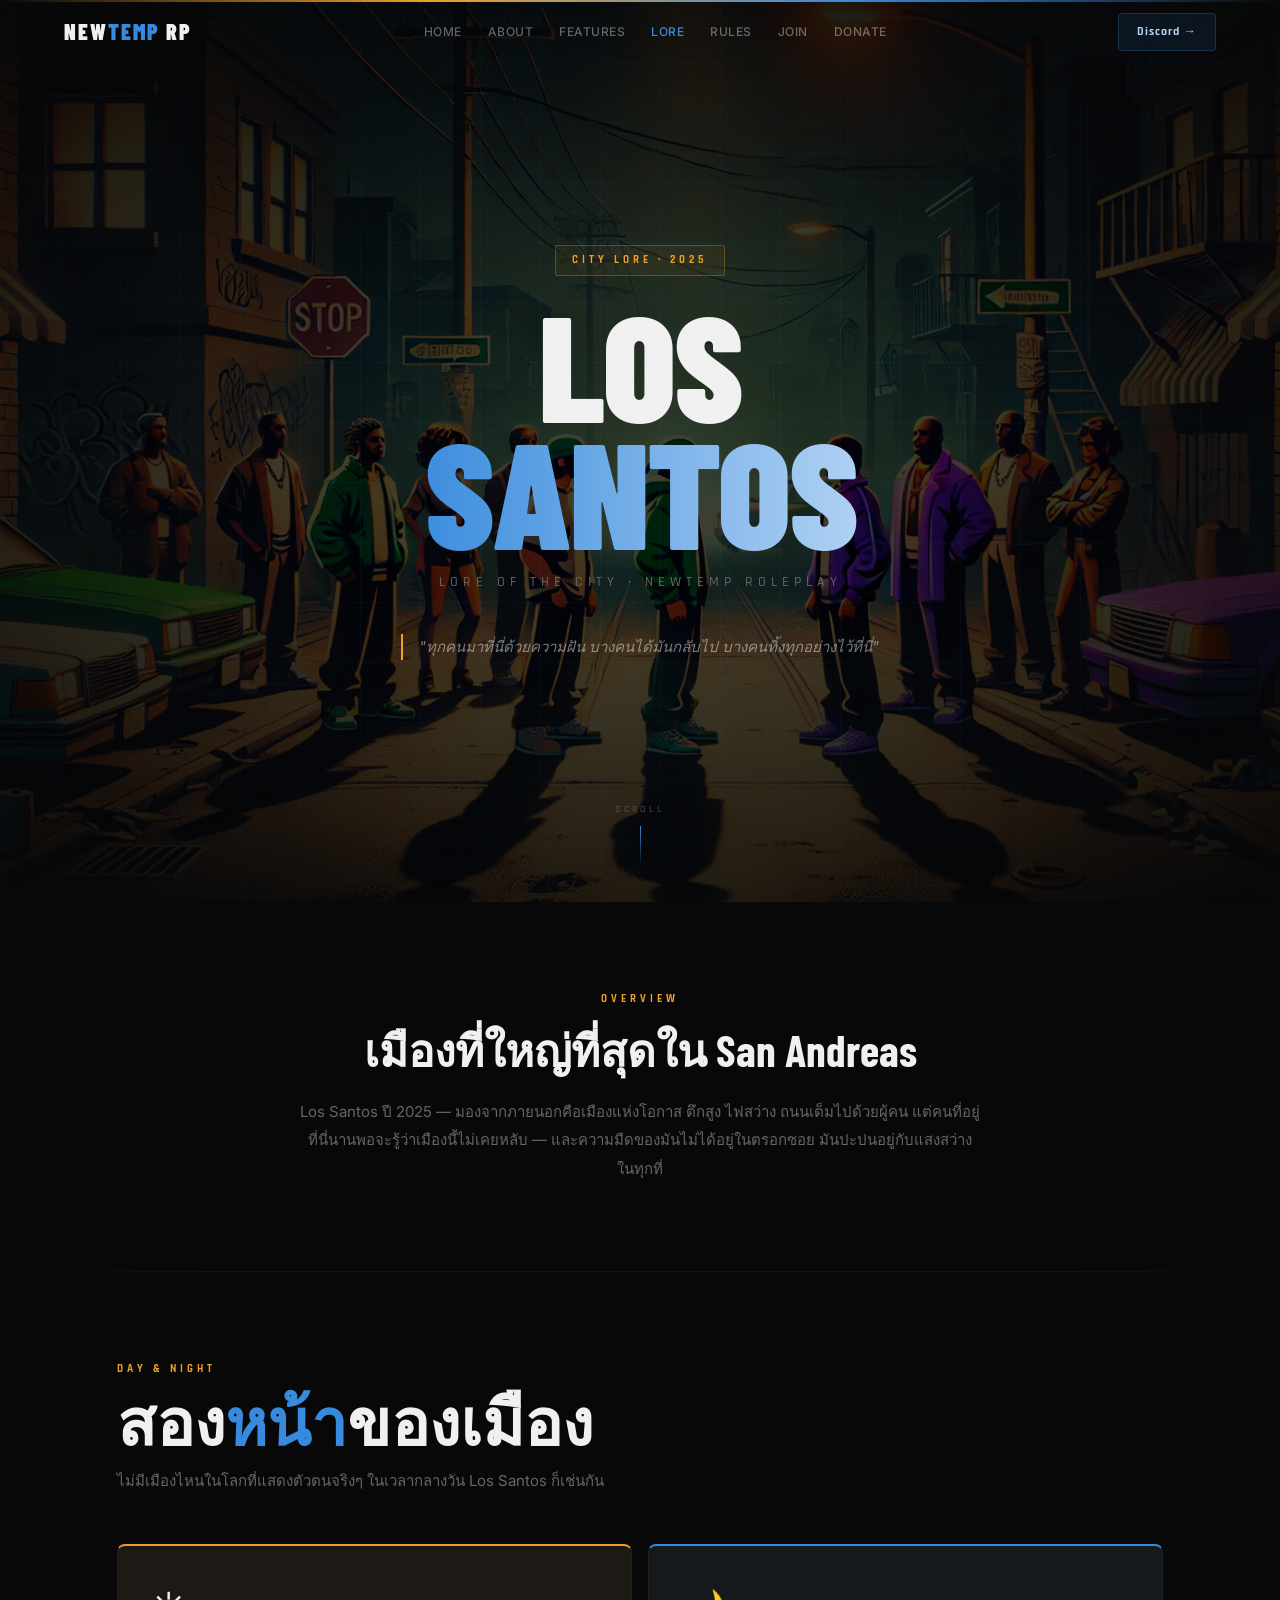
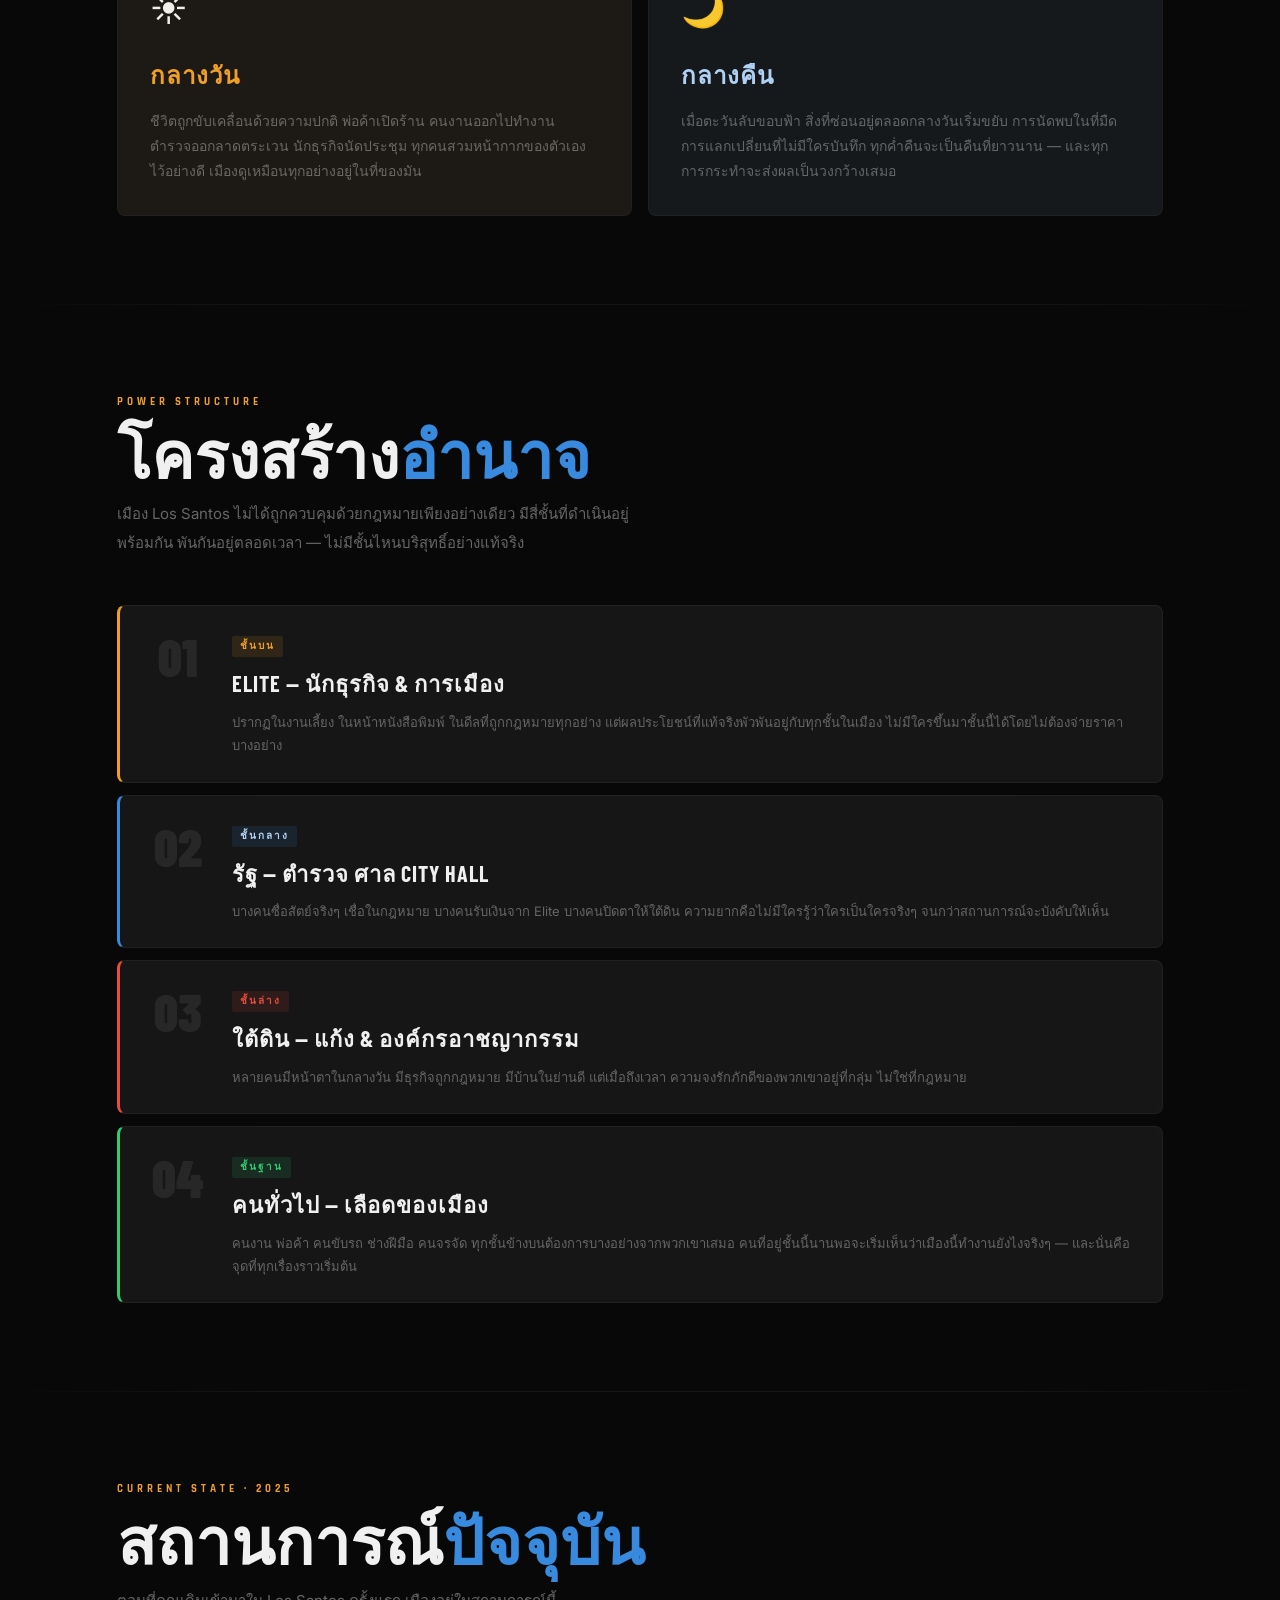
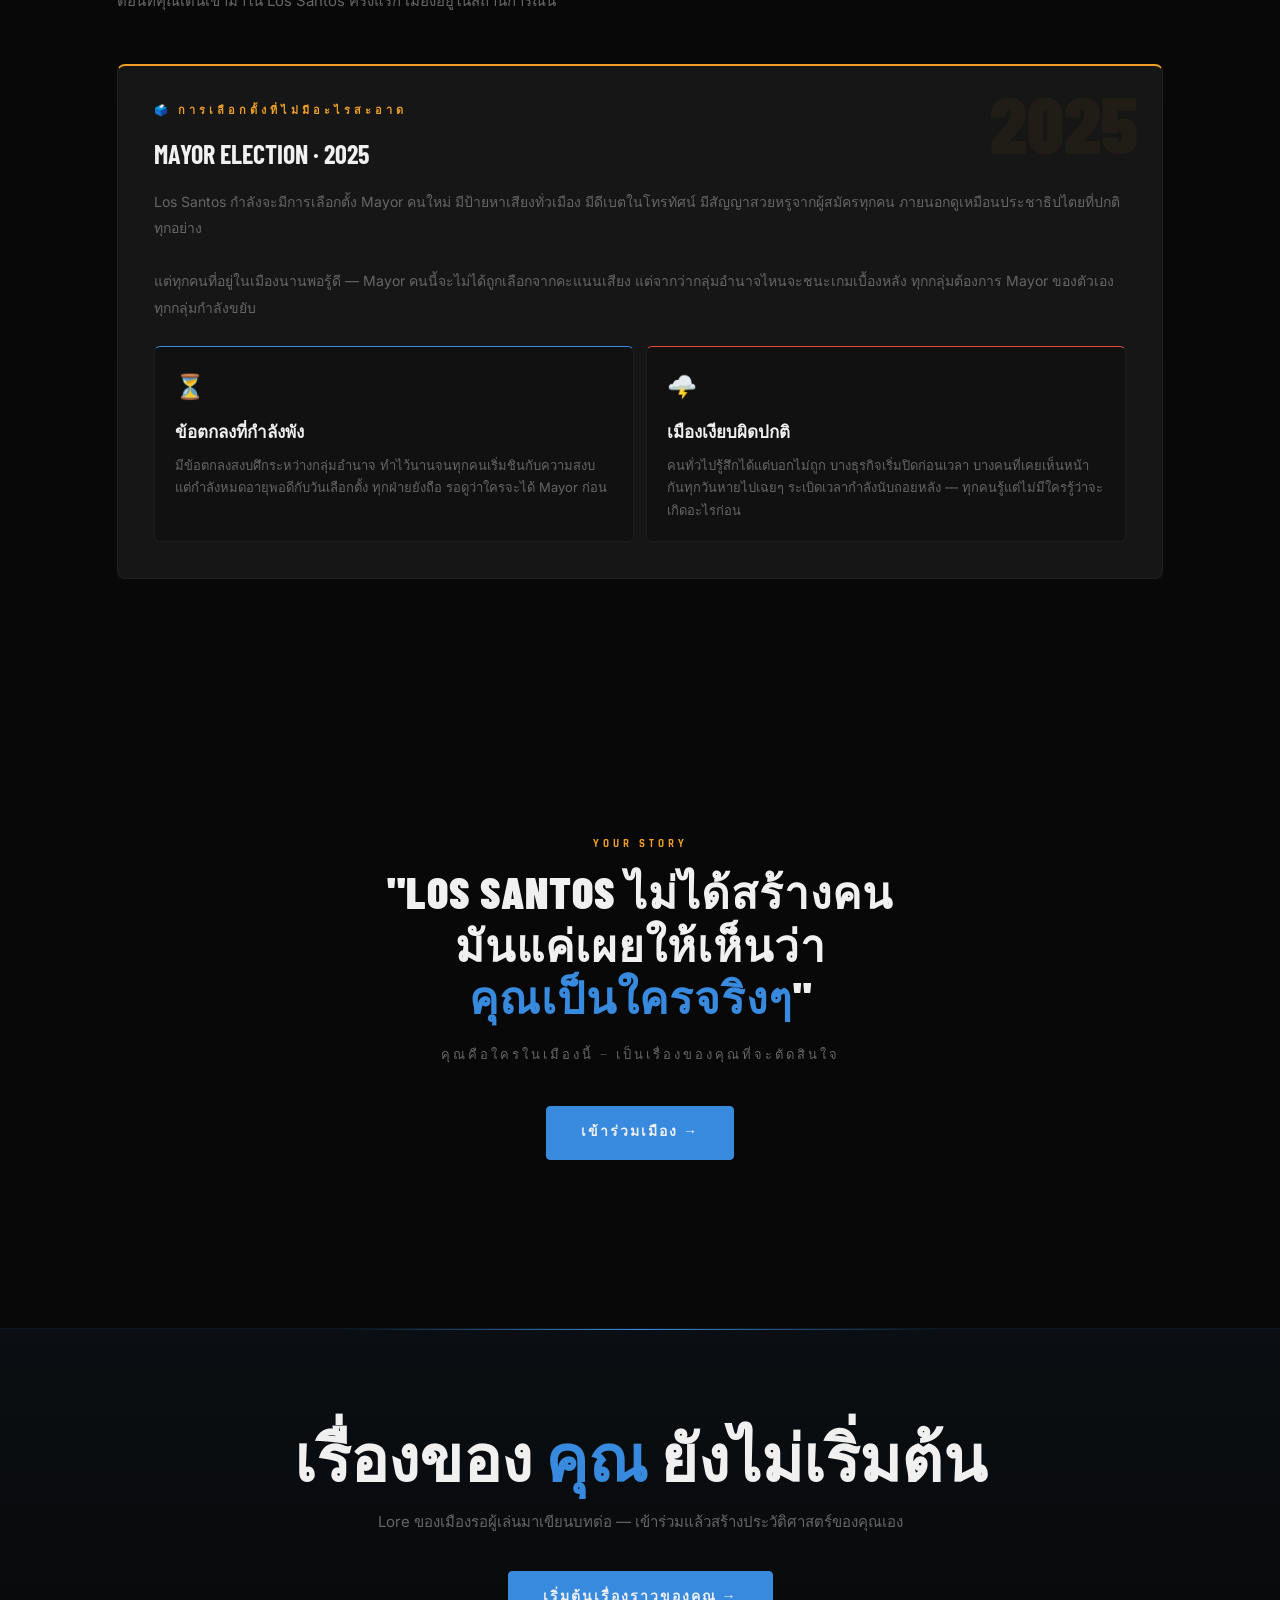
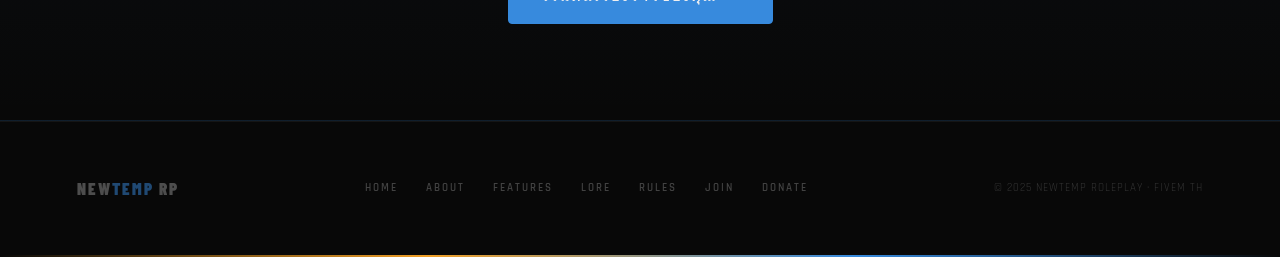
<file: lore.html>
<!DOCTYPE html>
<html lang="th">
<head>
  <meta charset="UTF-8" />
  <meta name="viewport" content="width=device-width, initial-scale=1.0" />
  <title>NewTemp RP — Lore of the City</title>
  <meta name="description" content="Lore of Los Santos — เมืองที่ซ่อนความจริงไว้ในทุกซอกมุม NewTemp Roleplay FiveM Thailand" />
  <meta property="og:title" content="NewTemp RP — Lore of the City" />
  <meta property="og:description" content="Lore of Los Santos — เมืองที่ซ่อนความจริงไว้ในทุกซอกมุม NewTemp Roleplay FiveM Thailand" />
  <meta property="og:image" content="assets/wallpaper/01.jpg" />
  <meta property="og:type" content="website" />
  <meta name="twitter:card" content="summary_large_image" />
  <meta name="twitter:title" content="NewTemp RP — Lore of the City" />
  <meta name="twitter:description" content="Lore of Los Santos — เมืองที่ซ่อนความจริงไว้ในทุกซอกมุม NewTemp Roleplay FiveM Thailand" />
  <link rel="icon" href="data:image/svg+xml,<svg xmlns='http://www.w3.org/2000/svg' viewBox='0 0 32 32'><rect width='32' height='32' rx='6' fill='%23378ADD'/><text x='16' y='23' font-size='18' font-family='Arial Black' font-weight='900' fill='white' text-anchor='middle'>N</text></svg>" />
  <link href="https://fonts.googleapis.com/css2?family=Barlow+Condensed:wght@400;700;800;900&family=Inter:wght@300;400;500&family=Rajdhani:wght@500;600;700&display=swap" rel="stylesheet" />
  <link rel="stylesheet" href="style.css" />
  <style>

    /* ── PAGE HERO ── */
    .lore-hero {
      height: 100vh;
      position: relative;
      display: flex;
      align-items: center;
      justify-content: center;
      text-align: center;
      overflow: hidden;
    }
    .lore-hero-bg {
      position: absolute; inset: 0; z-index: 0;
      background-image: url('assets/wallpaper/bg6.webp');
      background-size: cover;
      background-position: center;
      filter: brightness(0.25) saturate(1.4);
      transform: scale(1.05);
      transition: transform 12s ease;
    }
    .lore-hero:hover .lore-hero-bg { transform: scale(1.0); }
    .lore-hero-grid {
      position: absolute; inset: 0; z-index: 1;
      background-image:
        linear-gradient(rgba(55,138,221,0.05) 1px, transparent 1px),
        linear-gradient(90deg, rgba(55,138,221,0.05) 1px, transparent 1px);
      background-size: 60px 60px;
    }
    .lore-hero-overlay {
      position: absolute; inset: 0; z-index: 2;
      background: radial-gradient(ellipse 80% 70% at 50% 50%, transparent 30%, var(--black) 100%);
    }
    .lore-hero-content {
      position: relative; z-index: 3;
      max-width: 860px; padding: 0 24px;
    }
    .lore-hero-tag {
      display: inline-block;
      font-family: 'Rajdhani', sans-serif;
      font-size: 11px; font-weight: 700;
      letter-spacing: 4px; text-transform: uppercase;
      color: var(--gold); border: 0.5px solid rgba(239,159,39,0.3);
      background: rgba(239,159,39,0.06);
      padding: 5px 16px; border-radius: 2px;
      margin-bottom: 24px;
    }
    .lore-hero h1 {
      font-family: 'Barlow Condensed', sans-serif;
      font-size: clamp(72px, 13vw, 150px);
      font-weight: 900; line-height: 0.85;
      text-transform: uppercase;
      letter-spacing: -2px;
    }
    .lore-hero h1 .city { color: var(--white); }
    .lore-hero h1 .name {
      background: linear-gradient(90deg, var(--blue), var(--blue-light), var(--blue));
      background-size: 200% auto;
      -webkit-background-clip: text;
      -webkit-text-fill-color: transparent;
      animation: shimmer 4s linear infinite;
    }
    .lore-hero-sub {
      font-family: 'Rajdhani', sans-serif;
      font-size: 14px; font-weight: 500;
      letter-spacing: 5px; text-transform: uppercase;
      color: var(--gray); margin-top: 16px;
    }
    .lore-hero-quote {
      margin-top: 40px;
      font-size: 15px; font-style: italic;
      color: rgba(240,240,240,0.5);
      border-left: 2px solid var(--gold);
      padding-left: 16px; text-align: left;
      max-width: 480px; margin-left: auto; margin-right: auto;
    }
    .scroll-arrow {
      position: absolute; bottom: 36px; left: 50%;
      transform: translateX(-50%); z-index: 3;
      display: flex; flex-direction: column;
      align-items: center; gap: 8px;
      color: var(--gray);
      font-family: 'Rajdhani', sans-serif;
      font-size: 10px; letter-spacing: 3px; text-transform: uppercase;
      animation: bob 2s infinite;
    }
    .scroll-arrow::after {
      content: '';
      width: 1px; height: 40px;
      background: linear-gradient(var(--blue), transparent);
    }
    @keyframes bob {
      0%,100% { opacity:0.4; transform: translateX(-50%) translateY(0); }
      50% { opacity:1; transform: translateX(-50%) translateY(-6px); }
    }
    /* ── INTRO ── */
    .lore-intro {
      max-width: 680px; margin: 0 auto;
      text-align: center;
    }
    .lore-intro .big-text {
      font-family: 'Barlow Condensed', sans-serif;
      font-size: clamp(28px, 4vw, 44px);
      font-weight: 700; line-height: 1.3;
      color: var(--white); margin-bottom: 20px;
    }
    .lore-intro p {
      font-size: 15px; color: var(--gray);
      line-height: 1.9;
    }

    /* ── DAY / NIGHT ── */
    .dn-grid {
      display: grid;
      grid-template-columns: 1fr 1fr;
      gap: 16px; margin-top: 48px;
    }
    .dn-card {
      background: var(--black3);
      border: 0.5px solid var(--border-w);
      border-radius: 8px; padding: 32px;
      border-top: 2px solid transparent;
      transition: all 0.3s;
      position: relative; overflow: hidden;
    }
    .dn-card::before {
      content: ''; position: absolute;
      inset: 0; opacity: 0.03; pointer-events: none;
    }
    .dn-card.day { border-top-color: var(--gold); }
    .dn-card.day::before { background: var(--gold); }
    .dn-card.night { border-top-color: var(--blue); }
    .dn-card.night::before { background: var(--blue); }
    .dn-card:hover { transform: translateY(-4px); border-color: rgba(55,138,221,0.2); }
    .dn-icon { font-size: 36px; margin-bottom: 16px; }
    .dn-title {
      font-family: 'Barlow Condensed', sans-serif;
      font-size: 24px; font-weight: 900;
      text-transform: uppercase; letter-spacing: 1px;
      margin-bottom: 12px;
    }
    .dn-card.day .dn-title { color: var(--gold); }
    .dn-card.night .dn-title { color: var(--blue-light); }
    .dn-card p { font-size: 14px; color: var(--gray); line-height: 1.8; }

    /* ── POWER LAYERS ── */
    .layers { display: flex; flex-direction: column; gap: 12px; margin-top: 48px; }
    .layer-card {
      display: grid;
      grid-template-columns: 60px 1fr;
      gap: 24px; align-items: start;
      background: var(--black3);
      border: 0.5px solid var(--border-w);
      border-left: 3px solid transparent;
      border-radius: 8px; padding: 24px 28px;
      transition: all 0.3s;
    }
    .layer-card:hover { transform: translateX(4px); }
    .layer-card.elite  { border-left-color: var(--gold); }
    .layer-card.state  { border-left-color: var(--blue); }
    .layer-card.under  { border-left-color: #e74c3c; }
    .layer-card.people { border-left-color: #2ecc71; }
    .layer-num {
      font-family: 'Barlow Condensed', sans-serif;
      font-size: 52px; font-weight: 900;
      line-height: 1; color: var(--white); opacity: 0.08;
      text-align: center;
    }
    .layer-tag {
      display: inline-block;
      font-family: 'Rajdhani', sans-serif;
      font-size: 10px; font-weight: 700;
      letter-spacing: 2px; text-transform: uppercase;
      padding: 2px 8px; border-radius: 2px;
      margin-bottom: 8px;
    }
    .layer-card.elite  .layer-tag { background: rgba(239,159,39,0.12); color: var(--gold); }
    .layer-card.state  .layer-tag { background: rgba(55,138,221,0.12); color: var(--blue-light); }
    .layer-card.under  .layer-tag { background: rgba(231,76,60,0.12);  color: #e74c3c; }
    .layer-card.people .layer-tag { background: rgba(46,204,113,0.12); color: #2ecc71; }
    .layer-title {
      font-family: 'Barlow Condensed', sans-serif;
      font-size: 22px; font-weight: 700;
      text-transform: uppercase; letter-spacing: 1px;
      color: var(--white); margin-bottom: 8px;
    }
    .layer-body p { font-size: 13px; color: var(--gray); line-height: 1.8; }

    /* ── SITUATION ── */
    .situation-main {
      background: var(--black3);
      border: 0.5px solid var(--border-w);
      border-top: 2px solid var(--gold);
      border-radius: 8px; padding: 36px;
      margin-top: 48px;
      position: relative; overflow: hidden;
    }
    .situation-main::before {
      content: '2025';
      position: absolute; right: 24px; top: 16px;
      font-family: 'Barlow Condensed', sans-serif;
      font-size: 80px; font-weight: 900;
      color: rgba(239,159,39,0.05); line-height: 1;
      pointer-events: none;
    }
    .situation-title {
      font-family: 'Barlow Condensed', sans-serif;
      font-size: 26px; font-weight: 700;
      text-transform: uppercase; color: var(--white);
      margin-bottom: 12px;
    }
    .situation-main p { font-size: 14px; color: var(--gray); line-height: 1.9; }

    .situation-mini-grid {
      display: grid;
      grid-template-columns: 1fr 1fr;
      gap: 12px; margin-top: 16px;
    }
    .sit-mini {
      background: var(--black2);
      border: 0.5px solid var(--border-w);
      border-radius: 6px; padding: 20px;
      border-top: 1px solid transparent;
      transition: all 0.3s;
    }
    .sit-mini:hover { border-color: rgba(55,138,221,0.2); transform: translateY(-2px); }
    .sit-mini.blue { border-top-color: var(--blue); }
    .sit-mini.red  { border-top-color: #e74c3c; }
    .sit-icon { font-size: 24px; margin-bottom: 10px; }
    .sit-title {
      font-family: 'Barlow Condensed', sans-serif;
      font-size: 17px; font-weight: 700;
      text-transform: uppercase; color: var(--white);
      margin-bottom: 8px;
    }
    .sit-mini p { font-size: 13px; color: var(--gray); line-height: 1.7; }

    /* ── CLOSING ── */
    .lore-closing {
      text-align: center; padding: 80px 0;
    }
    .lore-closing-quote {
      font-family: 'Barlow Condensed', sans-serif;
      font-size: clamp(26px, 4vw, 44px);
      font-weight: 900; text-transform: uppercase;
      letter-spacing: 1px; line-height: 1.2;
      color: var(--white); margin-bottom: 20px;
    }
    .lore-closing-quote .t-blue { color: var(--blue); }
    .lore-closing-sub {
      font-family: 'Rajdhani', sans-serif;
      font-size: 13px; letter-spacing: 3px;
      text-transform: uppercase; color: var(--gray);
      margin-bottom: 40px;
    }
    /* btn-join replaced by global .btn.btn-blue */
    .btn-join-unused {
      display: inline-block;
      font-family: 'Barlow Condensed', sans-serif;
      font-size: 16px; font-weight: 700;
      letter-spacing: 2px; text-transform: uppercase;
      text-decoration: none; color: var(--black);
      background: var(--blue);
      padding: 14px 36px; border-radius: 4px;
      transition: background 0.2s, transform 0.2s;
    }
    .btn-join-unused:hover { background: var(--blue-light); transform: translateY(-2px); }

    @media (max-width: 768px) {
      .dn-grid { grid-template-columns: 1fr; }
      .situation-mini-grid { grid-template-columns: 1fr; }
      .layer-card { grid-template-columns: 1fr; }
      .layer-num { display: none; }
    }
  </style>
</head>
<body>
<div class="gold-line"></div>

<nav id="nav">
  <div class="nav-logo"><a href="index.html">NEW<span>TEMP</span> RP</a></div>
  <ul class="nav-links">
    <li><a href="index.html">HOME</a></li>
    <li><a href="about.html">ABOUT</a></li>
    <li><a href="features.html">FEATURES</a></li>
    <li><a href="lore.html">LORE</a></li>
    <li><a href="rules.html">RULES</a></li>
    <li><a href="join.html">JOIN</a></li>
    <li><a href="donate.html">DONATE</a></li>
  </ul>
  <a href="https://discord.gg/SePnEtPCar" target="_blank" class="nav-discord">Discord →</a>
  <button id="hamburger" class="hamburger" aria-label="เมนู">
    <span></span><span></span><span></span>
  </button>
</nav>

<div id="mobile-menu" class="mobile-menu">
  <a href="index.html">HOME</a>
  <a href="about.html">ABOUT</a>
  <a href="features.html">FEATURES</a>
  <a href="lore.html">LORE</a>
  <a href="rules.html">RULES</a>
  <a href="join.html">JOIN</a>
  <a href="donate.html">DONATE</a>
  <a href="https://discord.gg/SePnEtPCar" target="_blank" class="mobile-discord">Discord →</a>
</div>

<!-- HERO -->
<div class="lore-hero">
  <div class="lore-hero-bg"></div>
  <div class="lore-hero-grid"></div>
  <div class="lore-hero-overlay"></div>
  <div class="lore-hero-content">
    <div class="lore-hero-tag">City Lore · 2025</div>
    <h1>
      <div class="city">LOS</div>
      <div class="name">SANTOS</div>
    </h1>
    <div class="lore-hero-sub">Lore of the City · NewTemp Roleplay</div>
    <div class="lore-hero-quote">
      "ทุกคนมาที่นี่ด้วยความฝัน บางคนได้มันกลับไป บางคนทิ้งทุกอย่างไว้ที่นี่"
    </div>
  </div>
  <div class="scroll-arrow">scroll</div>
</div>

<!-- INTRO -->
<div class="section">
  <div class="lore-intro reveal">
    <div class="label-tag" style="display:block;text-align:center;">OVERVIEW</div>
    <div class="big-text">เมืองที่ใหญ่ที่สุดใน San Andreas</div>
    <p>
      Los Santos ปี 2025 — มองจากภายนอกคือเมืองแห่งโอกาส ตึกสูง ไฟสว่าง ถนนเต็มไปด้วยผู้คน
      แต่คนที่อยู่ที่นี่นานพอจะรู้ว่าเมืองนี้ไม่เคยหลับ — และความมืดของมันไม่ได้อยู่ในตรอกซอย
      มันปะปนอยู่กับแสงสว่างในทุกที่
    </p>
  </div>
</div>

<div class="divider"></div>

<!-- DAY / NIGHT -->
<div class="section">
  <div class="label-tag reveal">DAY &amp; NIGHT</div>
  <h2 class="section-title reveal">สอง<span class="accent">หน้า</span>ของเมือง</h2>
  <p class="section-desc reveal">ไม่มีเมืองไหนในโลกที่แสดงตัวตนจริงๆ ในเวลากลางวัน Los Santos ก็เช่นกัน</p>

  <div class="dn-grid">
    <div class="dn-card day reveal">
      <div class="dn-icon">☀️</div>
      <div class="dn-title">กลางวัน</div>
      <p>ชีวิตถูกขับเคลื่อนด้วยความปกติ พ่อค้าเปิดร้าน คนงานออกไปทำงาน ตำรวจออกลาดตระเวน นักธุรกิจนัดประชุม ทุกคนสวมหน้ากากของตัวเองไว้อย่างดี เมืองดูเหมือนทุกอย่างอยู่ในที่ของมัน</p>
    </div>
    <div class="dn-card night reveal">
      <div class="dn-icon">🌙</div>
      <div class="dn-title">กลางคืน</div>
      <p>เมื่อตะวันลับขอบฟ้า สิ่งที่ซ่อนอยู่ตลอดกลางวันเริ่มขยับ การนัดพบในที่มืด การแลกเปลี่ยนที่ไม่มีใครบันทึก ทุกค่ำคืนจะเป็นคืนที่ยาวนาน — และทุกการกระทำจะส่งผลเป็นวงกว้างเสมอ</p>
    </div>
  </div>
</div>

<div class="divider"></div>

<!-- POWER LAYERS -->
<div class="section">
  <div class="label-tag reveal">POWER STRUCTURE</div>
  <h2 class="section-title reveal">โครงสร้าง<span class="accent">อำนาจ</span></h2>
  <p class="section-desc reveal">เมือง Los Santos ไม่ได้ถูกควบคุมด้วยกฎหมายเพียงอย่างเดียว มีสี่ชั้นที่ดำเนินอยู่พร้อมกัน พันกันอยู่ตลอดเวลา — ไม่มีชั้นไหนบริสุทธิ์อย่างแท้จริง</p>

  <div class="layers">

    <div class="layer-card elite reveal">
      <div class="layer-num">01</div>
      <div class="layer-body">
        <div class="layer-tag">ชั้นบน</div>
        <div class="layer-title">Elite — นักธุรกิจ &amp; การเมือง</div>
        <p>ปรากฏในงานเลี้ยง ในหน้าหนังสือพิมพ์ ในดีลที่ถูกกฎหมายทุกอย่าง แต่ผลประโยชน์ที่แท้จริงพัวพันอยู่กับทุกชั้นในเมือง ไม่มีใครขึ้นมาชั้นนี้ได้โดยไม่ต้องจ่ายราคาบางอย่าง</p>
      </div>
    </div>

    <div class="layer-card state reveal">
      <div class="layer-num">02</div>
      <div class="layer-body">
        <div class="layer-tag">ชั้นกลาง</div>
        <div class="layer-title">รัฐ — ตำรวจ ศาล City Hall</div>
        <p>บางคนซื่อสัตย์จริงๆ เชื่อในกฎหมาย บางคนรับเงินจาก Elite บางคนปิดตาให้ใต้ดิน ความยากคือไม่มีใครรู้ว่าใครเป็นใครจริงๆ จนกว่าสถานการณ์จะบังคับให้เห็น</p>
      </div>
    </div>

    <div class="layer-card under reveal">
      <div class="layer-num">03</div>
      <div class="layer-body">
        <div class="layer-tag">ชั้นล่าง</div>
        <div class="layer-title">ใต้ดิน — แก้ง &amp; องค์กรอาชญากรรม</div>
        <p>หลายคนมีหน้าตาในกลางวัน มีธุรกิจถูกกฎหมาย มีบ้านในย่านดี แต่เมื่อถึงเวลา ความจงรักภักดีของพวกเขาอยู่ที่กลุ่ม ไม่ใช่ที่กฎหมาย</p>
      </div>
    </div>

    <div class="layer-card people reveal">
      <div class="layer-num">04</div>
      <div class="layer-body">
        <div class="layer-tag">ชั้นฐาน</div>
        <div class="layer-title">คนทั่วไป — เลือดของเมือง</div>
        <p>คนงาน พ่อค้า คนขับรถ ช่างฝีมือ คนจรจัด ทุกชั้นข้างบนต้องการบางอย่างจากพวกเขาเสมอ คนที่อยู่ชั้นนี้นานพอจะเริ่มเห็นว่าเมืองนี้ทำงานยังไงจริงๆ — และนั่นคือจุดที่ทุกเรื่องราวเริ่มต้น</p>
      </div>
    </div>

  </div>
</div>

<div class="divider"></div>

<!-- CURRENT SITUATION -->
<div class="section">
  <div class="label-tag reveal">CURRENT STATE · 2025</div>
  <h2 class="section-title reveal">สถานการณ์<span class="accent">ปัจจุบัน</span></h2>
  <p class="section-desc reveal">ตอนที่คุณเดินเข้ามาใน Los Santos ครั้งแรก เมืองอยู่ในสถานการณ์นี้</p>

  <div class="situation-main reveal">
    <div class="label-tag" style="color:var(--gold);">🗳️ การเลือกตั้งที่ไม่มีอะไรสะอาด</div>
    <div class="situation-title">Mayor Election · 2025</div>
    <p>
      Los Santos กำลังจะมีการเลือกตั้ง Mayor คนใหม่ มีป้ายหาเสียงทั่วเมือง มีดีเบตในโทรทัศน์ มีสัญญาสวยหรูจากผู้สมัครทุกคน ภายนอกดูเหมือนประชาธิปไตยที่ปกติทุกอย่าง
      <br><br>
      แต่ทุกคนที่อยู่ในเมืองนานพอรู้ดี — Mayor คนนี้จะไม่ได้ถูกเลือกจากคะแนนเสียง แต่จากว่ากลุ่มอำนาจไหนจะชนะเกมเบื้องหลัง ทุกกลุ่มต้องการ Mayor ของตัวเอง ทุกกลุ่มกำลังขยับ
    </p>

    <div class="situation-mini-grid" style="margin-top:24px;">
      <div class="sit-mini blue reveal">
        <div class="sit-icon">⏳</div>
        <div class="sit-title">ข้อตกลงที่กำลังพัง</div>
        <p>มีข้อตกลงสงบศึกระหว่างกลุ่มอำนาจ ทำไว้นานจนทุกคนเริ่มชินกับความสงบ แต่กำลังหมดอายุพอดีกับวันเลือกตั้ง ทุกฝ่ายยังถือ รอดูว่าใครจะได้ Mayor ก่อน</p>
      </div>
      <div class="sit-mini red reveal">
        <div class="sit-icon">🌩️</div>
        <div class="sit-title">เมืองเงียบผิดปกติ</div>
        <p>คนทั่วไปรู้สึกได้แต่บอกไม่ถูก บางธุรกิจเริ่มปิดก่อนเวลา บางคนที่เคยเห็นหน้ากันทุกวันหายไปเฉยๆ ระเบิดเวลากำลังนับถอยหลัง — ทุกคนรู้แต่ไม่มีใครรู้ว่าจะเกิดอะไรก่อน</p>
      </div>
    </div>
  </div>
</div>

<div class="divider"></div>

<!-- CLOSING -->
<div class="section">
  <div class="lore-closing reveal">
    <div class="label-tag" style="display:block;text-align:center;">YOUR STORY</div>
    <div class="lore-closing-quote">
      "Los Santos ไม่ได้สร้างคน<br>มันแค่เผยให้เห็นว่า<br><span class="t-blue">คุณเป็นใครจริงๆ</span>"
    </div>
    <div class="lore-closing-sub">คุณคือใครในเมืองนี้ — เป็นเรื่องของคุณที่จะตัดสินใจ</div>
    <a href="join.html" class="btn btn-blue">เข้าร่วมเมือง →</a>
  </div>
</div>

<!-- CTA BAND -->
<div class="cta-band">
  <h2 class="reveal">เรื่องของ<span class="accent"> คุณ </span>ยังไม่เริ่มต้น</h2>
  <p class="reveal">Lore ของเมืองรอผู้เล่นมาเขียนบทต่อ — เข้าร่วมแล้วสร้างประวัติศาสตร์ของคุณเอง</p>
  <a href="join.html" class="btn btn-blue reveal">เริ่มต้นเรื่องราวของคุณ →</a>
</div>

<footer>
  <div class="footer-logo">NEW<span>TEMP</span> RP</div>
  <nav class="footer-nav">
    <a href="index.html">HOME</a>
    <a href="about.html">ABOUT</a>
    <a href="features.html">FEATURES</a>
    <a href="lore.html">LORE</a>
    <a href="rules.html">RULES</a>
    <a href="join.html">JOIN</a>
    <a href="donate.html">DONATE</a>
  </nav>
  <div class="footer-copy">© 2025 NEWTEMP ROLEPLAY · FIVEM TH</div>
</footer>
<div class="gold-line"></div>
<script src="shared.js"></script>
</body>
</html>
</file>
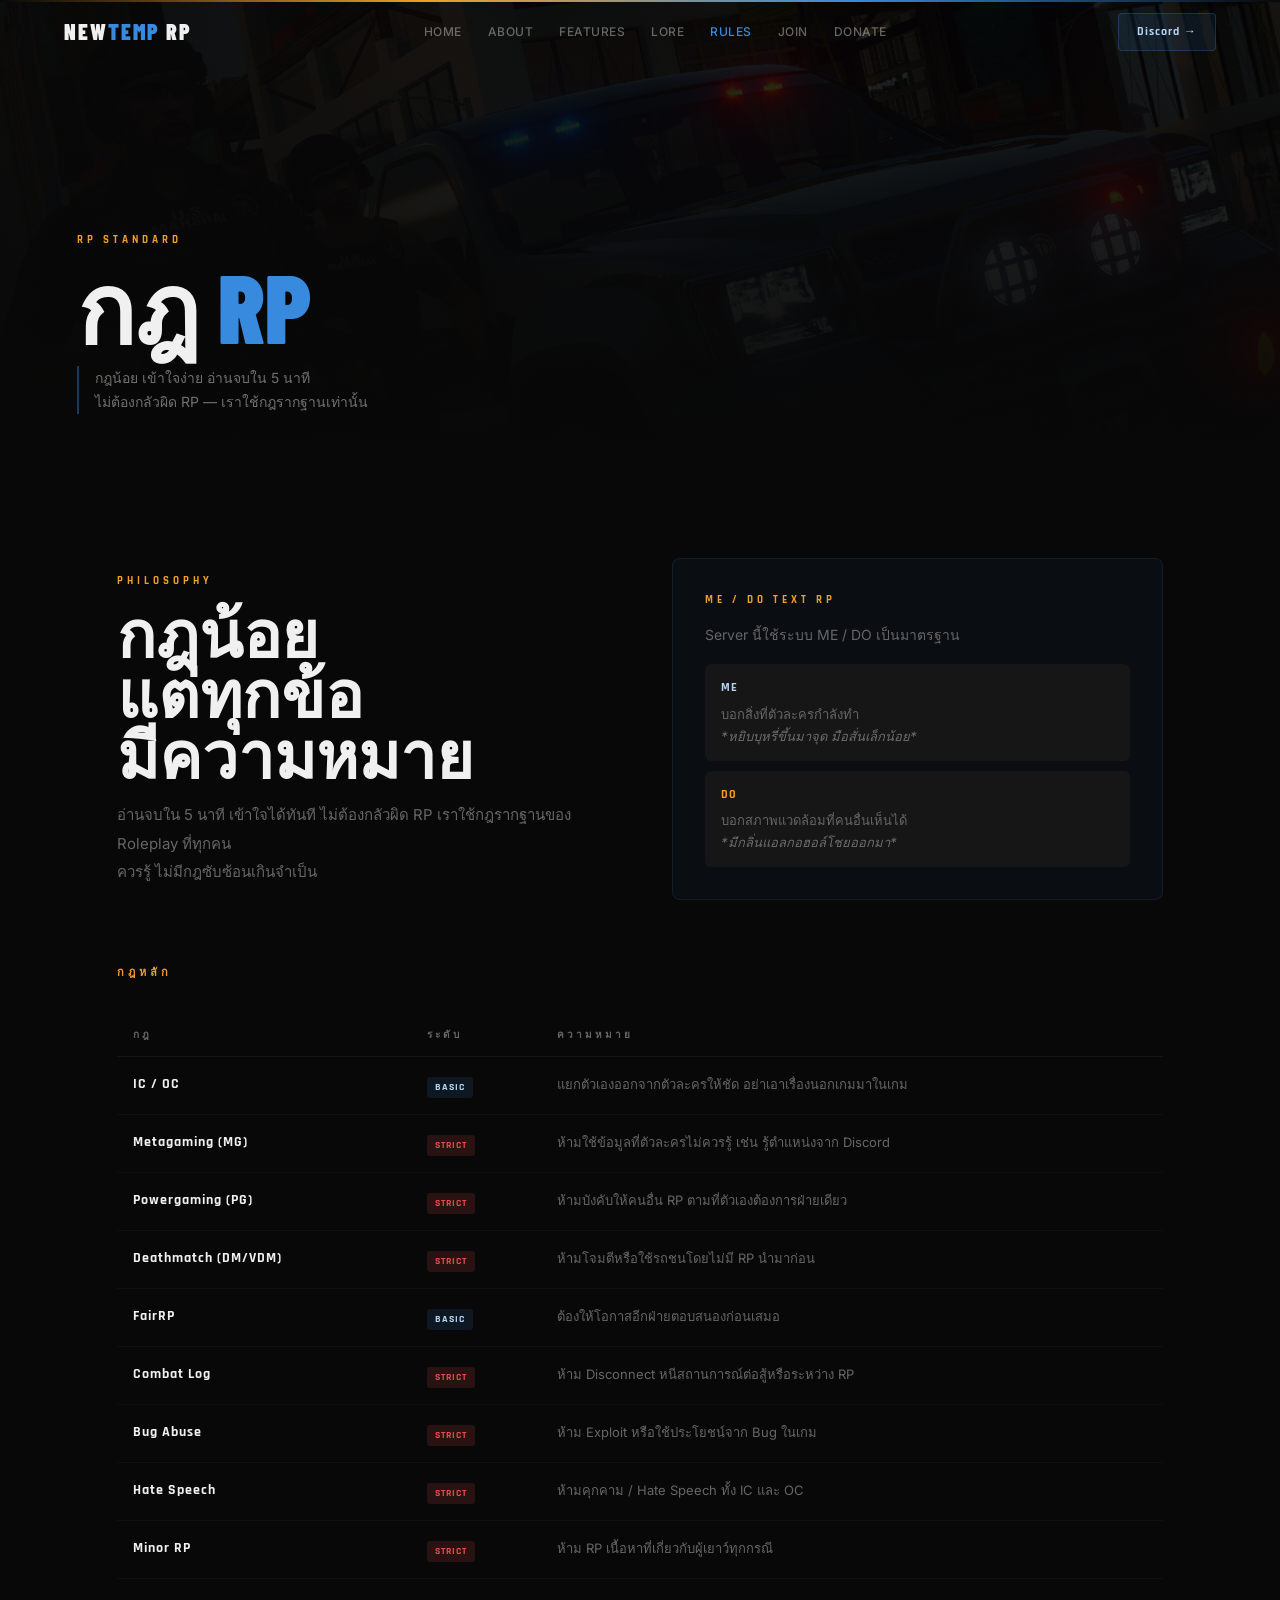
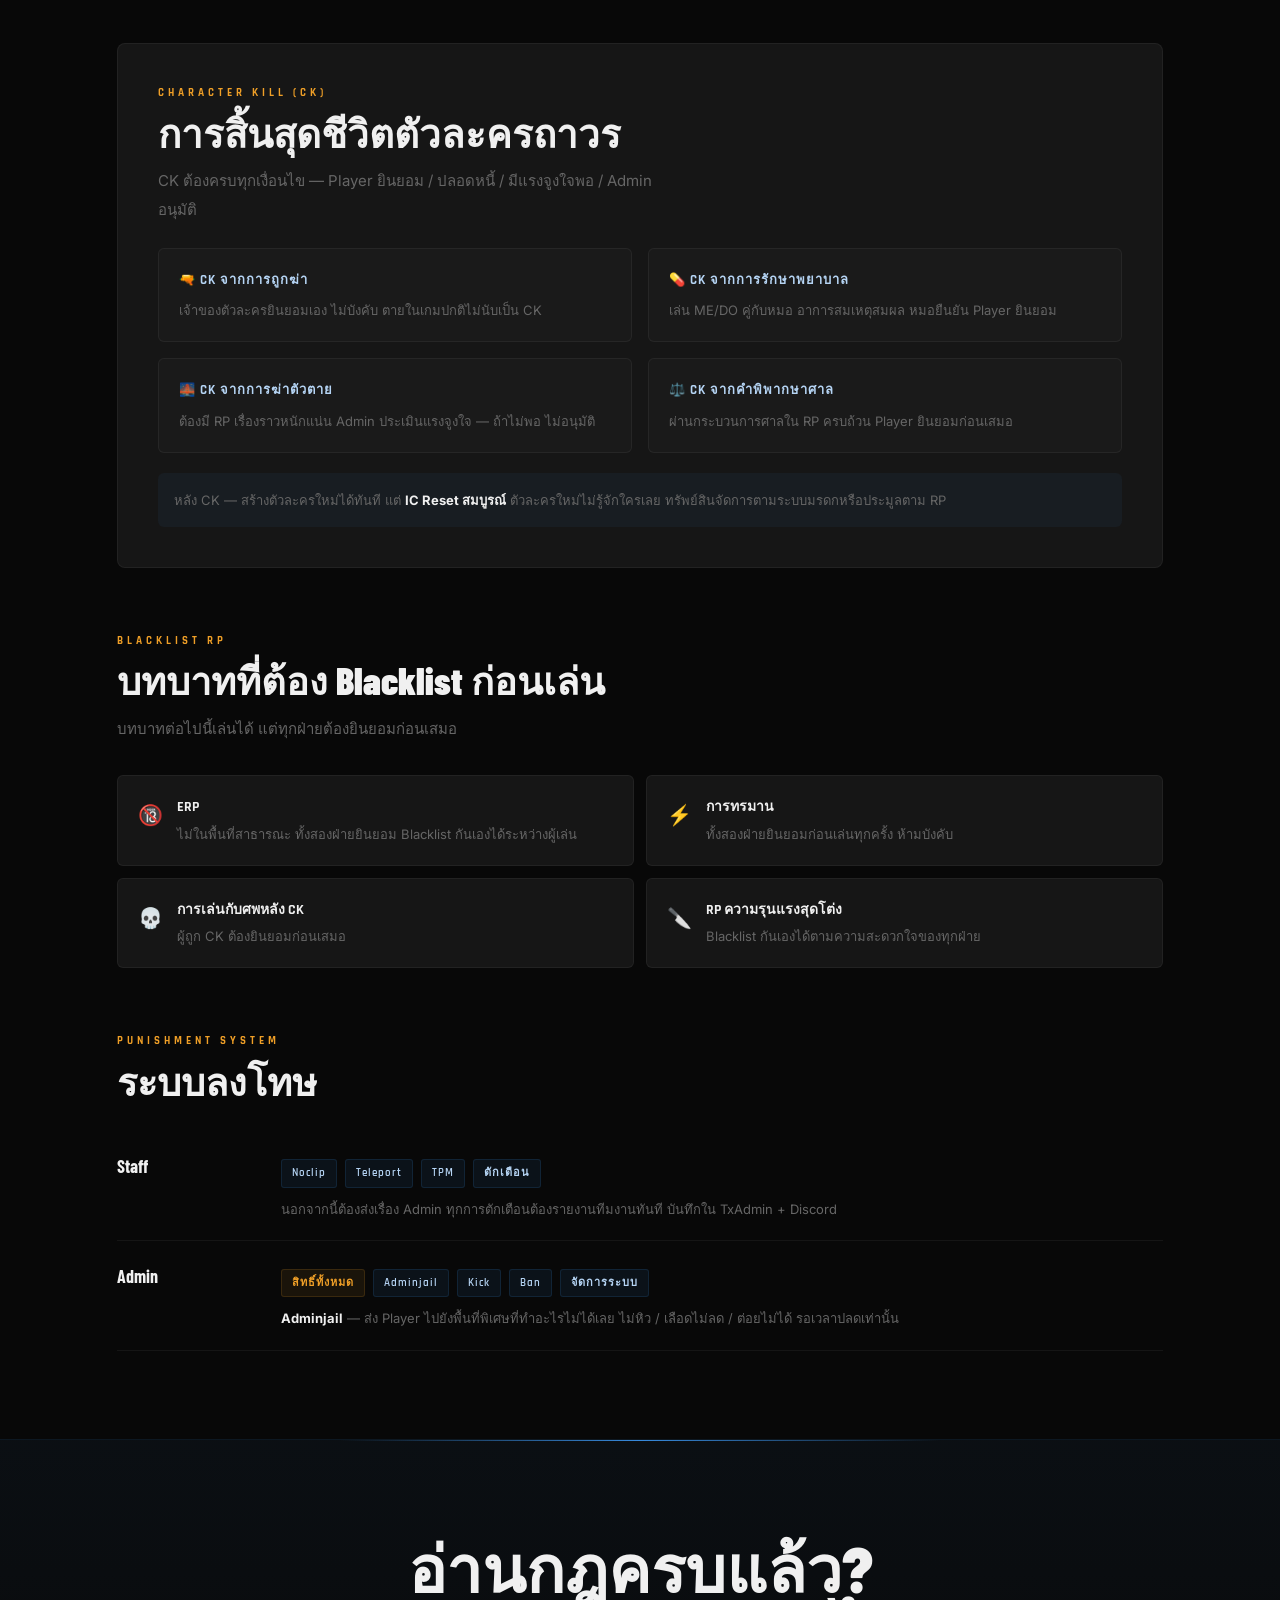
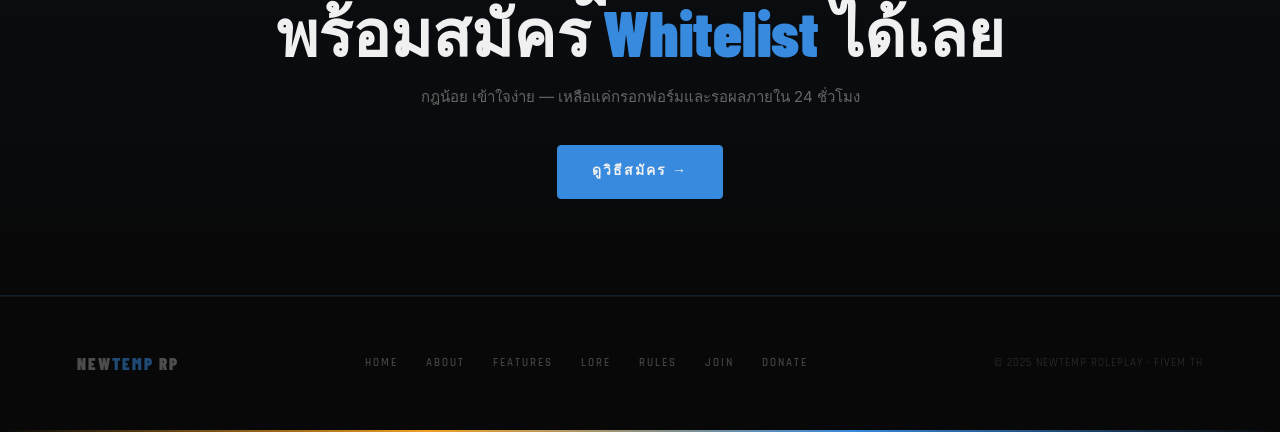
<file: rules.html>
<!DOCTYPE html>
<html lang="th">
<head>
  <meta charset="UTF-8" /><meta name="viewport" content="width=device-width, initial-scale=1.0" />
  <title>NewTemp RP — กฎ RP</title>
  <meta name="description" content="กฎ RP ของ NewTemp Roleplay — กฎน้อย เข้าใจง่าย อ่านจบใน 5 นาที ไม่ต้องกลัวผิด RP" />
  <meta property="og:title" content="NewTemp RP — กฎ RP" />
  <meta property="og:description" content="กฎ RP ของ NewTemp Roleplay — กฎน้อย เข้าใจง่าย อ่านจบใน 5 นาที ไม่ต้องกลัวผิด RP" />
  <meta property="og:image" content="assets/wallpaper/01.jpg" />
  <meta property="og:type" content="website" />
  <meta name="twitter:card" content="summary_large_image" />
  <meta name="twitter:title" content="NewTemp RP — กฎ RP" />
  <meta name="twitter:description" content="กฎ RP ของ NewTemp Roleplay — กฎน้อย เข้าใจง่าย อ่านจบใน 5 นาที ไม่ต้องกลัวผิด RP" />
  <link rel="icon" href="data:image/svg+xml,<svg xmlns='http://www.w3.org/2000/svg' viewBox='0 0 32 32'><rect width='32' height='32' rx='6' fill='%23378ADD'/><text x='16' y='23' font-size='18' font-family='Arial Black' font-weight='900' fill='white' text-anchor='middle'>N</text></svg>" />
  <link href="https://fonts.googleapis.com/css2?family=Barlow+Condensed:wght@400;700;800;900&family=Inter:wght@300;400;500&family=Rajdhani:wght@500;600;700&display=swap" rel="stylesheet" />
  <link rel="stylesheet" href="style.css" />
  <style>
    .rules-intro { display:grid; grid-template-columns:1fr 1fr; gap:64px; align-items:center; margin-bottom:64px; }
    .rule-table { width:100%; border-collapse:collapse; margin-top:32px; }
    .rule-table th { text-align:left; font-family:'Rajdhani',sans-serif; font-size:10px; font-weight:700; letter-spacing:3px; color:var(--gray); padding:12px 16px; border-bottom:0.5px solid var(--border-w); }
    .rule-table td { padding:16px; border-bottom:0.5px solid rgba(255,255,255,0.03); font-size:14px; vertical-align:top; }
    .rule-table tr:hover td { background:rgba(255,255,255,0.01); }
    .rule-name { font-family:'Rajdhani',sans-serif; font-weight:700; font-size:14px; color:var(--white); letter-spacing:1px; }
    .rule-badge { display:inline-block; padding:2px 8px; border-radius:3px; font-family:'Rajdhani',sans-serif; font-size:10px; font-weight:700; letter-spacing:1px; }
    .rb-red { background:rgba(226,75,74,0.15); color:#e24b4a; }
    .rb-blue { background:rgba(55,138,221,0.12); color:var(--blue-light); }
    .rb-gold { background:rgba(239,159,39,0.12); color:var(--gold); }
    .rule-desc { font-size:13px; color:var(--gray); line-height:1.7; }

    .ck-section { background:var(--black3); border:0.5px solid var(--border-w); border-radius:8px; padding:40px; margin-top:64px; }
    .ck-grid { display:grid; grid-template-columns:repeat(2,1fr); gap:16px; margin-top:24px; }
    .ck-card { background:rgba(255,255,255,0.02); border:0.5px solid var(--border-w); border-radius:6px; padding:20px; }
    .ck-type { font-family:'Rajdhani',sans-serif; font-size:13px; font-weight:700; color:var(--blue-light); letter-spacing:1px; margin-bottom:8px; }
    .ck-cond { font-size:13px; color:var(--gray); line-height:1.7; }

    .blacklist-grid { display:grid; grid-template-columns:repeat(2,1fr); gap:12px; margin-top:32px; }
    .bl-card { background:var(--black3); border:0.5px solid var(--border-w); border-radius:6px; padding:20px; display:flex; gap:14px; align-items:flex-start; }
    .bl-icon { font-size:20px; flex-shrink:0; margin-top:2px; }
    .bl-title { font-family:'Rajdhani',sans-serif; font-size:14px; font-weight:700; color:var(--white); margin-bottom:4px; }
    .bl-desc { font-size:13px; color:var(--gray); line-height:1.6; }

    .staff-table { margin-top:32px; }
    .staff-row { display:grid; grid-template-columns:140px 1fr; gap:24px; padding:20px 0; border-bottom:0.5px solid var(--border-w); align-items:start; }
    .staff-role { font-family:'Barlow Condensed',sans-serif; font-size:18px; font-weight:700; color:var(--white); }
    .staff-perms { display:flex; gap:8px; flex-wrap:wrap; margin-top:8px; }
    .perm { background:rgba(55,138,221,0.08); border:0.5px solid rgba(55,138,221,0.15); color:var(--blue-light); padding:4px 10px; border-radius:3px; font-family:'Rajdhani',sans-serif; font-size:11px; font-weight:600; letter-spacing:1px; }
    .perm-gold { background:rgba(239,159,39,0.08); border:0.5px solid rgba(239,159,39,0.15); color:var(--gold); }

    @media(max-width:768px){ .rules-intro{grid-template-columns:1fr;} .ck-grid{grid-template-columns:1fr;} .blacklist-grid{grid-template-columns:1fr;} }
  </style>
</head>
<body>
<div class="gold-line"></div>
<nav id="nav">
  <div class="nav-logo"><a href="index.html">NEW<span>TEMP</span> RP</a></div>
  <ul class="nav-links">
    <li><a href="index.html">HOME</a></li><li><a href="about.html">ABOUT</a></li>
    <li><a href="features.html">FEATURES</a></li><li><a href="lore.html">LORE</a></li>
    <li><a href="rules.html">RULES</a></li>
    <li><a href="join.html">JOIN</a></li><li><a href="donate.html">DONATE</a></li>
  </ul>
  <a href="https://discord.gg/SePnEtPCar" target="_blank" class="nav-discord">Discord →</a>
  <button id="hamburger" class="hamburger" aria-label="เมนู">
    <span></span><span></span><span></span>
  </button>
</nav>

<div id="mobile-menu" class="mobile-menu">
  <a href="index.html">HOME</a>
  <a href="about.html">ABOUT</a>
  <a href="features.html">FEATURES</a>
  <a href="lore.html">LORE</a>
  <a href="rules.html">RULES</a>
  <a href="join.html">JOIN</a>
  <a href="donate.html">DONATE</a>
  <a href="https://discord.gg/SePnEtPCar" target="_blank" class="mobile-discord">Discord →</a>
</div>

<div class="page-hero">
  <div class="page-hero-bg" style="background-image:url('assets/wallpaper/bg2.jpg');"></div>
  <div class="page-hero-overlay"></div>
  <div class="page-hero-overlay-side"></div>
  <div class="page-hero-content">
    <div class="label-tag">RP STANDARD</div>
    <h1>กฎ <span class="accent">RP</span></h1>
    <p class="page-hero-sub">กฎน้อย เข้าใจง่าย อ่านจบใน 5 นาที<br>ไม่ต้องกลัวผิด RP — เราใช้กฎรากฐานเท่านั้น</p>
  </div>
</div>

<div class="section">
  <div class="rules-intro">
    <div>
      <div class="label-tag reveal">PHILOSOPHY</div>
      <h2 class="section-title reveal">กฎน้อย<br>แต่ทุกข้อ<br>มีความหมาย</h2>
      <p class="section-desc reveal">อ่านจบใน 5 นาที เข้าใจได้ทันที ไม่ต้องกลัวผิด RP เราใช้กฎรากฐานของ Roleplay ที่ทุกคน<br>ควรรู้ ไม่มีกฎซับซ้อนเกินจำเป็น</p>
    </div>
    <div style="background:rgba(55,138,221,0.05);border:0.5px solid var(--border);border-radius:8px;padding:32px;" class="reveal-left">
      <div class="label-tag">ME / DO TEXT RP</div>
      <p style="font-size:14px;color:var(--gray);line-height:1.9;margin-bottom:16px;">Server นี้ใช้ระบบ ME / DO เป็นมาตรฐาน</p>
      <div style="background:var(--black3);border-radius:6px;padding:14px 16px;margin-bottom:10px;">
        <div style="font-family:'Rajdhani',sans-serif;font-size:12px;font-weight:700;color:var(--blue-light);letter-spacing:1px;margin-bottom:4px;">ME</div>
        <div style="font-size:13px;color:var(--gray);">บอกสิ่งที่ตัวละครกำลังทำ<br><em style="color:rgba(240,240,240,0.4);">*หยิบบุหรี่ขึ้นมาจุด มือสั่นเล็กน้อย*</em></div>
      </div>
      <div style="background:var(--black3);border-radius:6px;padding:14px 16px;">
        <div style="font-family:'Rajdhani',sans-serif;font-size:12px;font-weight:700;color:var(--gold);letter-spacing:1px;margin-bottom:4px;">DO</div>
        <div style="font-size:13px;color:var(--gray);">บอกสภาพแวดล้อมที่คนอื่นเห็นได้<br><em style="color:rgba(240,240,240,0.4);">*มีกลิ่นแอลกอฮอล์โชยออกมา*</em></div>
      </div>
    </div>
  </div>

  <!-- RULES TABLE -->
  <div class="label-tag reveal">กฎหลัก</div>
  <table class="rule-table reveal">
    <thead><tr><th>กฎ</th><th>ระดับ</th><th>ความหมาย</th></tr></thead>
    <tbody>
      <tr><td><div class="rule-name">IC / OC</div></td><td><span class="rule-badge rb-blue">BASIC</span></td><td><div class="rule-desc">แยกตัวเองออกจากตัวละครให้ชัด อย่าเอาเรื่องนอกเกมมาในเกม</div></td></tr>
      <tr><td><div class="rule-name">Metagaming (MG)</div></td><td><span class="rule-badge rb-red">STRICT</span></td><td><div class="rule-desc">ห้ามใช้ข้อมูลที่ตัวละครไม่ควรรู้ เช่น รู้ตำแหน่งจาก Discord</div></td></tr>
      <tr><td><div class="rule-name">Powergaming (PG)</div></td><td><span class="rule-badge rb-red">STRICT</span></td><td><div class="rule-desc">ห้ามบังคับให้คนอื่น RP ตามที่ตัวเองต้องการฝ่ายเดียว</div></td></tr>
      <tr><td><div class="rule-name">Deathmatch (DM/VDM)</div></td><td><span class="rule-badge rb-red">STRICT</span></td><td><div class="rule-desc">ห้ามโจมตีหรือใช้รถชนโดยไม่มี RP นำมาก่อน</div></td></tr>
      <tr><td><div class="rule-name">FairRP</div></td><td><span class="rule-badge rb-blue">BASIC</span></td><td><div class="rule-desc">ต้องให้โอกาสอีกฝ่ายตอบสนองก่อนเสมอ</div></td></tr>
      <tr><td><div class="rule-name">Combat Log</div></td><td><span class="rule-badge rb-red">STRICT</span></td><td><div class="rule-desc">ห้าม Disconnect หนีสถานการณ์ต่อสู้หรือระหว่าง RP</div></td></tr>
      <tr><td><div class="rule-name">Bug Abuse</div></td><td><span class="rule-badge rb-red">STRICT</span></td><td><div class="rule-desc">ห้าม Exploit หรือใช้ประโยชน์จาก Bug ในเกม</div></td></tr>
      <tr><td><div class="rule-name">Hate Speech</div></td><td><span class="rule-badge rb-red">STRICT</span></td><td><div class="rule-desc">ห้ามคุกคาม / Hate Speech ทั้ง IC และ OC</div></td></tr>
      <tr><td><div class="rule-name">Minor RP</div></td><td><span class="rule-badge rb-red">STRICT</span></td><td><div class="rule-desc">ห้าม RP เนื้อหาที่เกี่ยวกับผู้เยาว์ทุกกรณี</div></td></tr>
    </tbody>
  </table>

  <!-- CK RULES -->
  <div class="ck-section reveal">
    <div class="label-tag">CHARACTER KILL (CK)</div>
    <h2 class="section-title" style="font-size:clamp(28px,3vw,42px);">การสิ้นสุดชีวิตตัวละครถาวร</h2>
    <p class="section-desc">CK ต้องครบทุกเงื่อนไข — Player ยินยอม / ปลอดหนี้ / มีแรงจูงใจพอ / Admin อนุมัติ</p>
    <div class="ck-grid">
      <div class="ck-card"><div class="ck-type">🔫 CK จากการถูกฆ่า</div><div class="ck-cond">เจ้าของตัวละครยินยอมเอง ไม่บังคับ ตายในเกมปกติไม่นับเป็น CK</div></div>
      <div class="ck-card"><div class="ck-type">💊 CK จากการรักษาพยาบาล</div><div class="ck-cond">เล่น ME/DO คู่กับหมอ อาการสมเหตุสมผล หมอยืนยัน Player ยินยอม</div></div>
      <div class="ck-card"><div class="ck-type">🌉 CK จากการฆ่าตัวตาย</div><div class="ck-cond">ต้องมี RP เรื่องราวหนักแน่น Admin ประเมินแรงจูงใจ — ถ้าไม่พอ ไม่อนุมัติ</div></div>
      <div class="ck-card"><div class="ck-type">⚖️ CK จากคำพิพากษาศาล</div><div class="ck-cond">ผ่านกระบวนการศาลใน RP ครบถ้วน Player ยินยอมก่อนเสมอ</div></div>
    </div>
    <div style="margin-top:20px;padding:16px;background:rgba(55,138,221,0.06);border-radius:6px;font-size:13px;color:var(--gray);line-height:1.7;">
      หลัง CK — สร้างตัวละครใหม่ได้ทันที แต่ <strong style="color:var(--white);">IC Reset สมบูรณ์</strong> ตัวละครใหม่ไม่รู้จักใครเลย ทรัพย์สินจัดการตามระบบมรดกหรือประมูลตาม RP
    </div>
  </div>

  <!-- BLACKLIST -->
  <div style="margin-top:64px;">
    <div class="label-tag reveal">BLACKLIST RP</div>
    <h2 class="section-title reveal" style="font-size:clamp(24px,3vw,38px);">บทบาทที่ต้อง Blacklist ก่อนเล่น</h2>
    <p class="section-desc reveal">บทบาทต่อไปนี้เล่นได้ แต่ทุกฝ่ายต้องยินยอมก่อนเสมอ</p>
    <div class="blacklist-grid">
      <div class="bl-card reveal d1"><div class="bl-icon">🔞</div><div><div class="bl-title">ERP</div><div class="bl-desc">ไม่ในพื้นที่สาธารณะ ทั้งสองฝ่ายยินยอม Blacklist กันเองได้ระหว่างผู้เล่น</div></div></div>
      <div class="bl-card reveal d2"><div class="bl-icon">⚡</div><div><div class="bl-title">การทรมาน</div><div class="bl-desc">ทั้งสองฝ่ายยินยอมก่อนเล่นทุกครั้ง ห้ามบังคับ</div></div></div>
      <div class="bl-card reveal d3"><div class="bl-icon">💀</div><div><div class="bl-title">การเล่นกับศพหลัง CK</div><div class="bl-desc">ผู้ถูก CK ต้องยินยอมก่อนเสมอ</div></div></div>
      <div class="bl-card reveal d4"><div class="bl-icon">🔪</div><div><div class="bl-title">RP ความรุนแรงสุดโต่ง</div><div class="bl-desc">Blacklist กันเองได้ตามความสะดวกใจของทุกฝ่าย</div></div></div>
    </div>
  </div>

  <!-- PUNISHMENT -->
  <div style="margin-top:64px;">
    <div class="label-tag reveal">PUNISHMENT SYSTEM</div>
    <h2 class="section-title reveal" style="font-size:clamp(24px,3vw,38px);">ระบบลงโทษ</h2>
    <div class="staff-table reveal">
      <div class="staff-row">
        <div><div class="staff-role">Staff</div></div>
        <div>
          <div class="staff-perms"><span class="perm">Noclip</span><span class="perm">Teleport</span><span class="perm">TPM</span><span class="perm">ตักเตือน</span></div>
          <p style="font-size:13px;color:var(--gray);margin-top:10px;line-height:1.7;">นอกจากนี้ต้องส่งเรื่อง Admin ทุกการตักเตือนต้องรายงานทีมงานทันที บันทึกใน TxAdmin + Discord</p>
        </div>
      </div>
      <div class="staff-row">
        <div><div class="staff-role">Admin</div></div>
        <div>
          <div class="staff-perms"><span class="perm perm-gold">สิทธิ์ทั้งหมด</span><span class="perm">Adminjail</span><span class="perm">Kick</span><span class="perm">Ban</span><span class="perm">จัดการระบบ</span></div>
          <p style="font-size:13px;color:var(--gray);margin-top:10px;line-height:1.7;"><strong style="color:var(--white);">Adminjail</strong> — ส่ง Player ไปยังพื้นที่พิเศษที่ทำอะไรไม่ได้เลย ไม่หิว / เลือดไม่ลด / ต่อยไม่ได้ รอเวลาปลดเท่านั้น</p>
        </div>
      </div>
    </div>
  </div>
</div>

<!-- CTA BAND -->
<div class="cta-band">
  <h2 class="reveal">อ่านกฎครบแล้ว?<br>พร้อมสมัคร<span class="accent"> Whitelist </span>ได้เลย</h2>
  <p class="reveal">กฎน้อย เข้าใจง่าย — เหลือแค่กรอกฟอร์มและรอผลภายใน 24 ชั่วโมง</p>
  <a href="join.html" class="btn btn-blue reveal">ดูวิธีสมัคร →</a>
</div>

<footer>
  <div class="footer-logo">NEW<span>TEMP</span> RP</div>
  <nav class="footer-nav">
    <a href="index.html">HOME</a>
    <a href="about.html">ABOUT</a>
    <a href="features.html">FEATURES</a>
    <a href="lore.html">LORE</a>
    <a href="rules.html">RULES</a>
    <a href="join.html">JOIN</a>
    <a href="donate.html">DONATE</a>
  </nav>
  <div class="footer-copy">© 2025 NEWTEMP ROLEPLAY · FIVEM TH</div>
</footer>
<div class="gold-line"></div>
<script src="shared.js"></script>
</body>
</html>
</file>
<file: style.css>
/* ===========================
   NewTemp RP — Global Styles
   =========================== */

:root {
  --black:  #080808;
  --black2: #111111;
  --black3: #161616;
  --blue:        #378ADD;
  --blue-light:  #B5D4F4;
  --blue-dark:   #185fa5;
  --gold:        #EF9F27;
  --gold-light:  #FAC775;
  --white: #f0f0f0;
  --gray:  #666666;
  --border: rgba(55,138,221,0.12);
  --border-w: rgba(255,255,255,0.05);
}

/* RESET & BASE */
*, *::before, *::after { margin:0; padding:0; box-sizing:border-box; }

html {
  scrollbar-width: none;
  -ms-overflow-style: none;
}
html::-webkit-scrollbar { display: none; }

body {
  background: var(--black);
  color: var(--white);
  font-family: 'Inter', sans-serif;
  font-size: 16px;
  line-height: 1.7;
  overflow-x: hidden;
}

/* ── TYPOGRAPHY ── */
.t-blue  { color: var(--blue); }
.t-gold  { color: var(--gold); }
.t-gray  { color: var(--gray); }
.t-light { color: var(--blue-light); }
.accent  { color: var(--blue); }

.label-tag {
  font-family: 'Rajdhani', sans-serif;
  font-size: 11px; font-weight: 700;
  letter-spacing: 4px; color: var(--gold);
  margin-bottom: 12px; display: block;
}

.section-title {
  font-family: 'Barlow Condensed', sans-serif;
  font-size: clamp(38px, 5vw, 68px);
  font-weight: 900; line-height: 0.95;
  color: var(--white); margin-bottom: 16px;
}

.section-desc {
  font-size: 15px; color: var(--gray);
  line-height: 1.9; max-width: 520px;
}

/* ── GOLD LINE ── */
.gold-line {
  width: 100%; height: 2px;
  background: linear-gradient(90deg, transparent, var(--gold), var(--blue), transparent);
}

/* ── NAV ── */
nav#nav {
  position: fixed; top: 0; left: 0; right: 0;
  z-index: 999; height: 64px;
  padding: 0 5%;
  display: flex; align-items: center; justify-content: space-between;
  gap: 24px;
  background: transparent;
  transition: background 0.4s;
}
nav#nav.scrolled {
  background: rgba(8,8,8,0.95);
  backdrop-filter: blur(20px);
  border-bottom: 0.5px solid rgba(55,138,221,0.1);
}
.nav-logo { flex-shrink: 0; }
.nav-links {
  display: flex; gap: 2px; list-style: none;
  align-items: center; flex: 1; justify-content: center;
}
.nav-links li { display: block; }
.nav-links a {
  display: block;
  text-decoration: none;
  color: rgba(240,240,240,0.4);
  font-family: 'Inter', sans-serif;
  font-weight: 500; font-size: 12px;
  padding: 6px 12px;
  border-radius: 4px;
  white-space: nowrap;
  letter-spacing: 0.5px;
  transition: color 0.2s, background 0.2s;
}
.nav-links a:hover { color: var(--white); background: rgba(255,255,255,0.04); }
.nav-links a.active { color: var(--blue); }
.nav-discord {
  flex-shrink: 0;
  display: inline-flex; align-items: center; gap: 6px;
  background: rgba(55,138,221,0.1);
  border: 0.5px solid rgba(55,138,221,0.25);
  color: var(--blue-light);
  padding: 8px 18px; border-radius: 4px;
  text-decoration: none;
  font-family: 'Rajdhani', sans-serif;
  font-weight: 700; font-size: 12px; letter-spacing: 1px;
  white-space: nowrap;
  transition: all 0.25s;
}
.nav-discord:hover {
  background: var(--blue);
  color: var(--white);
  border-color: var(--blue);
  box-shadow: 0 4px 20px rgba(55,138,221,0.3);
}

/* ── PAGE HERO (inner pages) ── */
.page-hero {
  height: 52vh; min-height: 320px;
  position: relative;
  display: flex; align-items: flex-end;
  padding: 0 6% 56px;
  overflow: hidden;
}
.page-hero-bg {
  position: absolute; inset: 0;
  background-size: cover; background-position: center;
  filter: brightness(0.25) saturate(1.3);
  transform: scale(1.04);
  transition: transform 8s ease;
}
.page-hero:hover .page-hero-bg { transform: scale(1.0); }
.page-hero-overlay {
  position: absolute; inset: 0;
  background: linear-gradient(180deg, rgba(8,8,8,0.3) 0%, var(--black) 100%);
}
.page-hero-overlay-side {
  position: absolute; inset: 0;
  background: linear-gradient(90deg, rgba(8,8,8,0.8) 0%, transparent 60%);
}
.page-hero-content { position: relative; z-index: 1; }
.page-hero h1 {
  font-family: 'Barlow Condensed', sans-serif;
  font-size: clamp(52px, 8vw, 96px);
  font-weight: 900; line-height: 0.92;
  color: var(--white);
  margin-bottom: 16px;
}
.page-hero h1 .accent { color: var(--blue); }
.page-hero-sub {
  font-size: 14px; color: rgba(240,240,240,0.45);
  font-family: 'Inter', sans-serif; line-height: 1.7;
  max-width: 480px;
  border-left: 2px solid rgba(55,138,221,0.4);
  padding-left: 16px;
}

/* ── SECTION ── */
.section {
  max-width: 1200px; margin: 0 auto;
  padding: 88px 6%;
}
.section-full { padding: 88px 6%; }
.section + .section { padding-top: 0; }

/* ── CARDS ── */
.card {
  background: var(--black3);
  border: 0.5px solid var(--border-w);
  border-radius: 8px; padding: 28px;
  transition: border-color 0.3s, transform 0.3s, box-shadow 0.3s;
  position: relative; overflow: hidden;
}
.card::before {
  content: ''; position: absolute;
  top: 0; left: 0; right: 0; height: 1px;
  background: linear-gradient(90deg, transparent, var(--blue), transparent);
  opacity: 0; transition: opacity 0.3s;
}
.card:hover {
  border-color: rgba(55,138,221,0.25);
  transform: translateY(-4px);
  box-shadow: 0 12px 40px rgba(0,0,0,0.4), 0 0 0 0.5px rgba(55,138,221,0.1);
}
.card:hover::before { opacity: 1; }

/* ── BUTTONS ── */
.btn {
  display: inline-flex; align-items: center; gap: 8px;
  padding: 14px 34px; border-radius: 4px;
  font-family: 'Rajdhani', sans-serif;
  font-weight: 700; font-size: 14px; letter-spacing: 2px;
  text-decoration: none; transition: all 0.25s;
  border: 1px solid transparent; cursor: pointer;
}
.btn-blue {
  background: var(--blue); color: var(--white);
  border-color: var(--blue);
}
.btn-blue:hover {
  background: var(--blue-dark);
  border-color: var(--blue-dark);
  transform: translateY(-2px);
  box-shadow: 0 8px 28px rgba(55,138,221,0.4);
}
.btn-outline-blue {
  background: transparent; color: var(--blue-light);
  border-color: rgba(55,138,221,0.3);
}
.btn-outline-blue:hover {
  background: rgba(55,138,221,0.08);
  border-color: var(--blue);
  color: var(--white);
  transform: translateY(-2px);
}
.btn-gold {
  background: var(--gold); color: #1a1a1a;
  border-color: var(--gold); font-weight: 800;
}
.btn-gold:hover {
  background: var(--gold-light);
  transform: translateY(-2px);
  box-shadow: 0 8px 24px rgba(239,159,39,0.3);
}

/* ── DIVIDER ── */
.divider {
  width: 100%; height: 0.5px;
  background: linear-gradient(90deg, transparent, var(--border-w) 20%, var(--border-w) 80%, transparent);
  margin: 0;
}

/* ── TICKER ── */
.ticker-wrap {
  background: rgba(55,138,221,0.03);
  border-top: 0.5px solid var(--border);
  border-bottom: 0.5px solid var(--border);
  padding: 14px 0; overflow: hidden;
}
.ticker-track {
  display: flex; width: max-content;
  animation: slideLeft 32s linear infinite;
}
.ticker-item {
  display: flex; align-items: center; gap: 10px;
  padding: 0 40px;
  font-family: 'Rajdhani', sans-serif;
  font-size: 11px; font-weight: 700; letter-spacing: 3px;
  color: rgba(240,240,240,0.18); white-space: nowrap;
}
.ticker-item .td { width: 3px; height: 3px; border-radius: 50%; background: var(--blue); opacity: 0.6; }

/* ── FOOTER ── */
footer {
  border-top: 0.5px solid var(--border-w);
  padding: 52px 6%;
  display: grid;
  grid-template-columns: auto 1fr auto;
  align-items: center; gap: 32px;
}
.footer-nav { display: flex; gap: 28px; justify-content: center; flex-wrap: wrap; }
.footer-nav a {
  text-decoration: none; color: rgba(240,240,240,0.25);
  font-family: 'Rajdhani', sans-serif;
  font-size: 11px; font-weight: 600; letter-spacing: 2px;
  transition: color 0.2s;
}
.footer-nav a:hover { color: rgba(240,240,240,0.7); }
.footer-copy {
  font-size: 11px; color: rgba(102,102,102,0.45);
  font-family: 'Rajdhani', sans-serif; letter-spacing: 1px;
  text-align: right;
}

/* ── ANIMATIONS ── */
@keyframes fadeUp   { from{opacity:0;transform:translateY(32px);} to{opacity:1;transform:translateY(0);} }
@keyframes fadeLeft { from{opacity:0;transform:translateX(-32px);} to{opacity:1;transform:translateX(0);} }
@keyframes slideLeft{ 0%{transform:translateX(0);} 100%{transform:translateX(-50%);} }
@keyframes pulse    { 0%,100%{opacity:1;} 50%{opacity:0.3;} }
@keyframes shimmer  { 0%{background-position:-200% center;} 100%{background-position:200% center;} }

.reveal {
  opacity: 0; transform: translateY(24px);
  transition: opacity 0.65s ease, transform 0.65s ease;
}
.reveal.visible { opacity: 1; transform: translateY(0); }
.reveal-left {
  opacity: 0; transform: translateX(-24px);
  transition: opacity 0.65s ease, transform 0.65s ease;
}
.reveal-left.visible { opacity: 1; transform: translateX(0); }

.d1{transition-delay:0.05s;} .d2{transition-delay:0.12s;}
.d3{transition-delay:0.19s;} .d4{transition-delay:0.26s;}
.d5{transition-delay:0.33s;} .d6{transition-delay:0.40s;}

/* ── NAV LOGO TEXT ── */
.nav-logo a {
  text-decoration: none;
  font-family: 'Barlow Condensed', sans-serif;
  font-size: 22px; font-weight: 900; letter-spacing: 2px;
  color: var(--white);
}
.nav-logo a span { color: var(--blue); }

/* ── FOOTER LOGO TEXT ── */
.footer-logo {
  font-family: 'Barlow Condensed', sans-serif;
  font-size: 17px; font-weight: 900; letter-spacing: 2px;
  color: rgba(240,240,240,0.3);
}
.footer-logo span { color: rgba(55,138,221,0.5); }

/* ── HAMBURGER ── */
.hamburger {
  display: none; flex-direction: column;
  justify-content: center; gap: 5px;
  width: 36px; height: 36px;
  background: transparent; border: none; cursor: pointer;
  padding: 2px; flex-shrink: 0; z-index: 1001;
}
.hamburger span {
  display: block; width: 100%; height: 1.5px;
  background: var(--white);
  transition: all 0.3s ease; transform-origin: center;
}
.hamburger.open span:nth-child(1) { transform: translateY(6.5px) rotate(45deg); }
.hamburger.open span:nth-child(2) { opacity: 0; transform: scaleX(0); }
.hamburger.open span:nth-child(3) { transform: translateY(-6.5px) rotate(-45deg); }

/* ── MOBILE MENU ── */
.mobile-menu {
  display: none; position: fixed; inset: 0; z-index: 998;
  background: rgba(8,8,8,0.98);
  backdrop-filter: blur(24px);
  flex-direction: column; align-items: center;
  justify-content: center; gap: 2px;
  padding: 80px 24px 48px;
}
.mobile-menu.open { display: flex; }
.mobile-menu a {
  font-family: 'Barlow Condensed', sans-serif;
  font-size: 38px; font-weight: 900; letter-spacing: 5px;
  color: rgba(240,240,240,0.25); text-decoration: none;
  transition: color 0.2s; padding: 6px 0;
}
.mobile-menu a:hover, .mobile-menu a.active { color: var(--white); }
.mobile-menu .mobile-discord {
  margin-top: 32px; font-size: 13px; letter-spacing: 3px;
  background: rgba(55,138,221,0.1);
  border: 0.5px solid rgba(55,138,221,0.3);
  color: var(--blue-light) !important;
  padding: 14px 40px; border-radius: 4px;
}
.mobile-menu .mobile-discord:hover {
  background: var(--blue); color: var(--white) !important;
  border-color: var(--blue);
}

/* ── CTA BAND ── */
.cta-band {
  background: linear-gradient(180deg, rgba(55,138,221,0.05) 0%, rgba(8,8,8,0) 100%);
  border-top: 0.5px solid var(--border);
  border-bottom: 0.5px solid var(--border);
  padding: 96px 6%; text-align: center;
  position: relative; overflow: hidden;
}
.cta-band::before {
  content: '';
  position: absolute; top: 0; left: 50%; transform: translateX(-50%);
  width: 600px; height: 1px;
  background: linear-gradient(90deg, transparent, var(--blue), transparent);
}
.cta-band h2 {
  font-family: 'Barlow Condensed', sans-serif;
  font-size: clamp(36px, 5vw, 64px);
  font-weight: 900; margin-bottom: 20px; line-height: 1.0;
}
.cta-band p { color: var(--gray); margin-bottom: 36px; font-size: 15px; }

/* ── INFO BOX ── */
.info-box {
  background: rgba(55,138,221,0.06);
  border: 0.5px solid var(--border);
  border-radius: 6px; padding: 16px 20px;
  font-size: 13px; color: var(--blue-light);
  font-family: 'Rajdhani', sans-serif; letter-spacing: 0.5px;
}
.info-box.gold {
  background: rgba(239,159,39,0.06);
  border-color: rgba(239,159,39,0.15);
  color: var(--gold);
}

/* ── TAG PILL ── */
.tag-pill {
  display: inline-block;
  background: rgba(55,138,221,0.08);
  border: 0.5px solid rgba(55,138,221,0.18);
  color: var(--blue-light);
  padding: 5px 14px; border-radius: 3px;
  font-family: 'Rajdhani', sans-serif;
  font-size: 11px; font-weight: 700; letter-spacing: 1px;
  transition: background 0.2s, border-color 0.2s;
}
.tag-pill:hover {
  background: rgba(55,138,221,0.14);
  border-color: rgba(55,138,221,0.3);
}

/* ── DISCORD WIDGET ── */
.discord-widget-section {
  display: grid;
  grid-template-columns: 1fr 1.2fr;
  gap: 72px; align-items: center;
}
.discord-widget-text .section-title { margin-bottom: 16px; }
.discord-widget-frame {
  background: var(--black3);
  border: 0.5px solid var(--border-w);
  border-radius: 8px; overflow: hidden;
  box-shadow: 0 0 60px rgba(55,138,221,0.06);
  position: relative; width: 100%;
  transition: box-shadow 0.3s;
}
.discord-widget-frame:hover {
  box-shadow: 0 0 60px rgba(55,138,221,0.12);
}
.discord-widget-frame iframe {
  display: block; width: 100%;
  min-width: 0; max-width: 100%;
}

/* ── RESPONSIVE ── */
@media(max-width:900px){
  .nav-links { display: none; }
  .nav-discord { display: none; }
  .hamburger { display: flex; }
  footer { grid-template-columns: 1fr; text-align: center; gap: 20px; }
  .footer-copy { text-align: center; }
  .discord-widget-section { grid-template-columns: 1fr; gap: 40px; }
}
@media(max-width:768px){
  .page-hero { height: 44vh; min-height: 260px; padding: 0 6% 44px; }
  .page-hero h1 { font-size: clamp(44px, 10vw, 72px); }
  .section { padding: 64px 5%; }
  .cta-band { padding: 72px 6%; }
}

/* ═══════════════════════════════════════════
   PAGE TRANSITION OVERLAY (all pages)
   ═══════════════════════════════════════════ */

.page-overlay {
  position: fixed; inset: 0;
  z-index: 9999; pointer-events: none;
  display: flex; gap: 0;
}
.page-overlay-bar {
  flex: 1; background: var(--blue-dark);
  transform-origin: top; transform: scaleY(1);
  will-change: transform;
}
.page-overlay.is-enter .page-overlay-bar {
  animation: barCollapse 0.65s cubic-bezier(0.77,0,0.175,1) forwards;
}
.page-overlay.is-exit .page-overlay-bar {
  transform: scaleY(0);
  transform-origin: bottom;
  animation: barExpand 0.5s cubic-bezier(0.77,0,0.175,1) forwards;
}
.page-overlay-bar:nth-child(1){ animation-delay:0s;    }
.page-overlay-bar:nth-child(2){ animation-delay:0.05s; }
.page-overlay-bar:nth-child(3){ animation-delay:0.1s;  }
.page-overlay-bar:nth-child(4){ animation-delay:0.15s; }
.page-overlay-bar:nth-child(5){ animation-delay:0.2s;  }

@keyframes barCollapse {
  from { transform: scaleY(1); }
  to   { transform: scaleY(0); }
}
@keyframes barExpand {
  from { transform: scaleY(0); transform-origin: bottom; }
  to   { transform: scaleY(1); transform-origin: bottom; }
}

/* ═══════════════════════════════════════════
   SNAP SCROLL (index.html)
   ═══════════════════════════════════════════ */

.snap-container {
  height: 100vh;
  overflow-y: scroll; overflow-x: hidden;
  scroll-snap-type: y mandatory;
  scrollbar-width: none; -ms-overflow-style: none;
  overscroll-behavior: none;
  -webkit-overflow-scrolling: touch;
}
.snap-container::-webkit-scrollbar { display: none; }

.snap-section {
  height: 100vh;
  scroll-snap-align: start;
  position: relative; overflow: hidden;
  contain: layout style;
}

.snap-inner {
  max-width: 1200px; margin: 0 auto;
  padding: 88px 6% 0;
  height: 100%;
  display: flex; flex-direction: column;
  justify-content: center;
}

/* ── Snap Dots ── */
.snap-dots {
  position: fixed; right: 24px; top: 50%;
  transform: translateY(-50%);
  z-index: 600; display: flex;
  flex-direction: column; gap: 10px;
  align-items: center;
}
.snap-dot {
  width: 5px; height: 5px; border-radius: 3px;
  background: rgba(255,255,255,0.15);
  border: none; cursor: pointer;
  transition: all 0.35s cubic-bezier(0.4,0,0.2,1);
  padding: 0;
  will-change: height, background;
}
.snap-dot.active {
  height: 28px; background: var(--blue);
  box-shadow: 0 0 14px rgba(55,138,221,0.55);
}
.snap-dot:hover:not(.active) {
  height: 12px;
  background: rgba(255,255,255,0.35);
}
@media(max-width:768px) { .snap-dots { display: none; } }

/* Cinematic reveal for snap sections */
.snap-section .reveal,
.snap-section .reveal-left {
  opacity: 0;
  transform: translateY(28px);
  transition: opacity 0.65s ease, transform 0.65s ease;
  will-change: opacity, transform;
}
.snap-section .reveal-left { transform: translateX(-28px); }
.snap-section .reveal.visible { opacity:1; transform:none; }
.snap-section .reveal-left.visible { opacity:1; transform:none; }

/* ── Hero Ticker (inside snap section) ── */
.hero-ticker {
  position: absolute; bottom: 0; left: 0; right: 0;
  z-index: 3;
}

/* ═══════════════════════════════════════════
   GALLERY HORIZONTAL (index snap-gallery)
   ═══════════════════════════════════════════ */

.gallery-h-wrap {
  width: 100%; height: 100%; position: relative; overflow: hidden;
}
.gallery-h-track {
  display: flex; height: 100%;
  transition: transform 0.8s cubic-bezier(0.77,0,0.175,1);
  will-change: transform;
  backface-visibility: hidden;
}
.gallery-h-slide {
  min-width: 100%; height: 100%;
  position: relative; overflow: hidden;
  flex-shrink: 0;
}
.gallery-h-slide img {
  width: 100%; height: 100%; object-fit: cover;
  filter: brightness(0.35) saturate(1.4);
  transform: scale(1.06);
  transition: transform 0.9s ease, filter 0.9s ease;
  will-change: transform, filter;
  backface-visibility: hidden;
}
.gallery-h-slide.active img {
  transform: scale(1.0);
  filter: brightness(0.5) saturate(1.3);
}
.gallery-h-overlay {
  position: absolute; inset: 0;
  background: linear-gradient(
    90deg,
    rgba(8,8,8,0.92) 0%,
    rgba(8,8,8,0.5) 35%,
    transparent 65%,
    rgba(8,8,8,0.6) 100%
  );
}
.gallery-h-overlay-bottom {
  position: absolute; inset: 0;
  background: linear-gradient(180deg, transparent 40%, rgba(8,8,8,0.8) 100%);
}
/* Large decorative index number */
.gallery-h-num {
  position: absolute; top: 50%; right: 5%;
  transform: translateY(-50%);
  font-family: 'Barlow Condensed', sans-serif;
  font-size: clamp(100px, 18vw, 220px);
  font-weight: 900; line-height: 1;
  color: rgba(255,255,255,0.03);
  pointer-events: none; user-select: none;
}
/* Slide content */
.gallery-h-content {
  position: absolute; inset: 0;
  display: flex; flex-direction: column;
  justify-content: flex-end;
  padding: 0 7% 10%;
  z-index: 2;
  opacity: 0; transform: translateY(20px);
  transition: opacity 0.6s ease 0.55s, transform 0.6s ease 0.55s;
}
.gallery-h-slide.active .gallery-h-content {
  opacity: 1; transform: translateY(0);
}
.gallery-h-tag {
  font-family: 'Rajdhani', sans-serif;
  font-size: 11px; font-weight: 700;
  letter-spacing: 4px; color: var(--gold);
  margin-bottom: 14px;
}
.gallery-h-title {
  font-family: 'Barlow Condensed', sans-serif;
  font-size: clamp(44px, 8vw, 96px);
  font-weight: 900; line-height: 0.88;
  color: var(--white); margin-bottom: 20px;
}
.gallery-h-desc {
  font-size: 14px; color: rgba(240,240,240,0.5);
  max-width: 400px; line-height: 1.8; margin-bottom: 32px;
}
/* Progress bars */
.gallery-h-bottom {
  position: absolute; bottom: 9%; left: 7%;
  z-index: 3; display: flex;
  flex-direction: column; gap: 12px;
}
.gallery-h-counter {
  font-family: 'Rajdhani', sans-serif;
  font-size: 12px; font-weight: 700;
  letter-spacing: 3px; color: rgba(255,255,255,0.3);
}
.gallery-h-counter .g-cur {
  color: var(--white); font-size: 22px; font-weight: 900;
}
.gallery-h-bars {
  display: flex; gap: 6px;
}
.gallery-h-bar {
  width: 40px; height: 2px;
  background: rgba(255,255,255,0.1);
  border-radius: 1px; cursor: pointer;
  position: relative; overflow: hidden;
  transition: background 0.3s;
}
.gallery-h-bar::after {
  content: '';
  position: absolute; inset: 0;
  background: var(--blue);
  transform: scaleX(0); transform-origin: left;
  transition: transform 0.4s ease;
}
.gallery-h-bar.active::after { transform: scaleX(1); }
.gallery-h-bar.done { background: rgba(255,255,255,0.25); }
/* Arrows */
.gallery-h-arrows {
  position: absolute; bottom: 9%; right: 7%;
  z-index: 3; display: flex; gap: 8px;
}
.gallery-h-arrow {
  width: 48px; height: 48px;
  background: rgba(255,255,255,0.05);
  border: 0.5px solid rgba(255,255,255,0.1);
  border-radius: 4px; cursor: pointer;
  color: var(--white); font-size: 16px;
  display: flex; align-items: center; justify-content: center;
  transition: all 0.25s; font-family: inherit;
  letter-spacing: 0;
}
.gallery-h-arrow:hover {
  background: var(--blue); border-color: var(--blue);
  box-shadow: 0 4px 20px rgba(55,138,221,0.4);
}

/* ═══════════════════════════════════════════
   SNAP FOOTER SECTION
   ═══════════════════════════════════════════ */

.snap-footer-inner {
  display: flex; flex-direction: column; height: 100%;
}
.discord-snap {
  flex: 1; display: grid;
  grid-template-columns: 1fr 1.15fr;
  gap: 56px; align-items: center;
  max-width: 1200px; margin: 0 auto;
  padding: 72px 6% 32px; width: 100%;
}
.snap-cta-bar {
  padding: 24px 6%; text-align: center;
  border-top: 0.5px solid var(--border);
  background: linear-gradient(180deg, rgba(55,138,221,0.05), transparent);
}
.snap-cta-bar h2 {
  font-family: 'Barlow Condensed', sans-serif;
  font-size: clamp(24px, 3.5vw, 40px);
  font-weight: 900; margin-bottom: 8px;
}
.snap-cta-bar p { color: var(--gray); font-size: 13px; margin-bottom: 16px; }
.snap-cta-bar .btn-row { display: flex; gap: 12px; justify-content: center; flex-wrap: wrap; }

@media(max-width:900px){
  .discord-snap { grid-template-columns: 1fr; gap: 28px; padding: 56px 5% 24px; }
}
@media(max-width:768px){
  .snap-inner { padding: 72px 5% 0; }
}

/* ═══════════════════════════════════════════
   PAGES OVERVIEW GRID (snap-pages section)
   ═══════════════════════════════════════════ */

.pages-overview-grid {
  display: grid;
  grid-template-columns: repeat(3, 1fr);
  gap: 8px;
  margin-top: 28px;
}

.pov-card {
  display: flex;
  align-items: flex-start;
  gap: 16px;
  padding: 20px 20px 20px 18px;
  background: var(--black3);
  border: 0.5px solid var(--border-w);
  border-radius: 8px;
  text-decoration: none;
  color: inherit;
  position: relative;
  overflow: hidden;
  transition: border-color 0.3s, transform 0.3s, background 0.3s;
  cursor: pointer;
}
.pov-card::before {
  content: '';
  position: absolute;
  left: 0; top: 0; bottom: 0;
  width: 2px;
  background: var(--blue);
  transform: scaleY(0);
  transform-origin: bottom;
  transition: transform 0.35s cubic-bezier(0.77,0,0.175,1);
}
.pov-card:hover {
  border-color: rgba(55,138,221,0.3);
  background: rgba(55,138,221,0.04);
  transform: translateY(-2px);
}
.pov-card:hover::before { transform: scaleY(1); }

.pov-num {
  font-family: 'Barlow Condensed', sans-serif;
  font-size: 32px;
  font-weight: 900;
  color: rgba(255,255,255,0.05);
  line-height: 1;
  flex-shrink: 0;
  margin-top: 2px;
  transition: color 0.3s;
  min-width: 36px;
}
.pov-card:hover .pov-num { color: rgba(55,138,221,0.2); }

.pov-body { flex: 1; min-width: 0; }

.pov-tag {
  font-family: 'Rajdhani', sans-serif;
  font-size: 10px;
  font-weight: 700;
  letter-spacing: 3px;
  color: var(--blue);
  margin-bottom: 4px;
}

.pov-title {
  font-family: 'Barlow Condensed', sans-serif;
  font-size: 20px;
  font-weight: 800;
  color: var(--white);
  line-height: 1.1;
  margin-bottom: 6px;
}

.pov-desc {
  font-size: 11.5px;
  color: var(--gray);
  line-height: 1.7;
}

.pov-arrow {
  font-size: 16px;
  color: rgba(255,255,255,0.15);
  flex-shrink: 0;
  transition: color 0.3s, transform 0.3s;
  align-self: center;
}
.pov-card:hover .pov-arrow {
  color: var(--blue);
  transform: translateX(4px);
}

@media(max-width:900px){
  .pages-overview-grid { grid-template-columns: repeat(2, 1fr); }
}
@media(max-width:540px){
  .pages-overview-grid { grid-template-columns: 1fr; gap: 6px; margin-top: 16px; }
  .pov-card { padding: 14px; }
  .pov-num { display: none; }
}
@media(max-height:700px){
  .pages-overview-grid { gap: 5px; margin-top: 14px; }
  .pov-card { padding: 12px 14px; }
  .pov-desc { display: none; }
}
</file>
